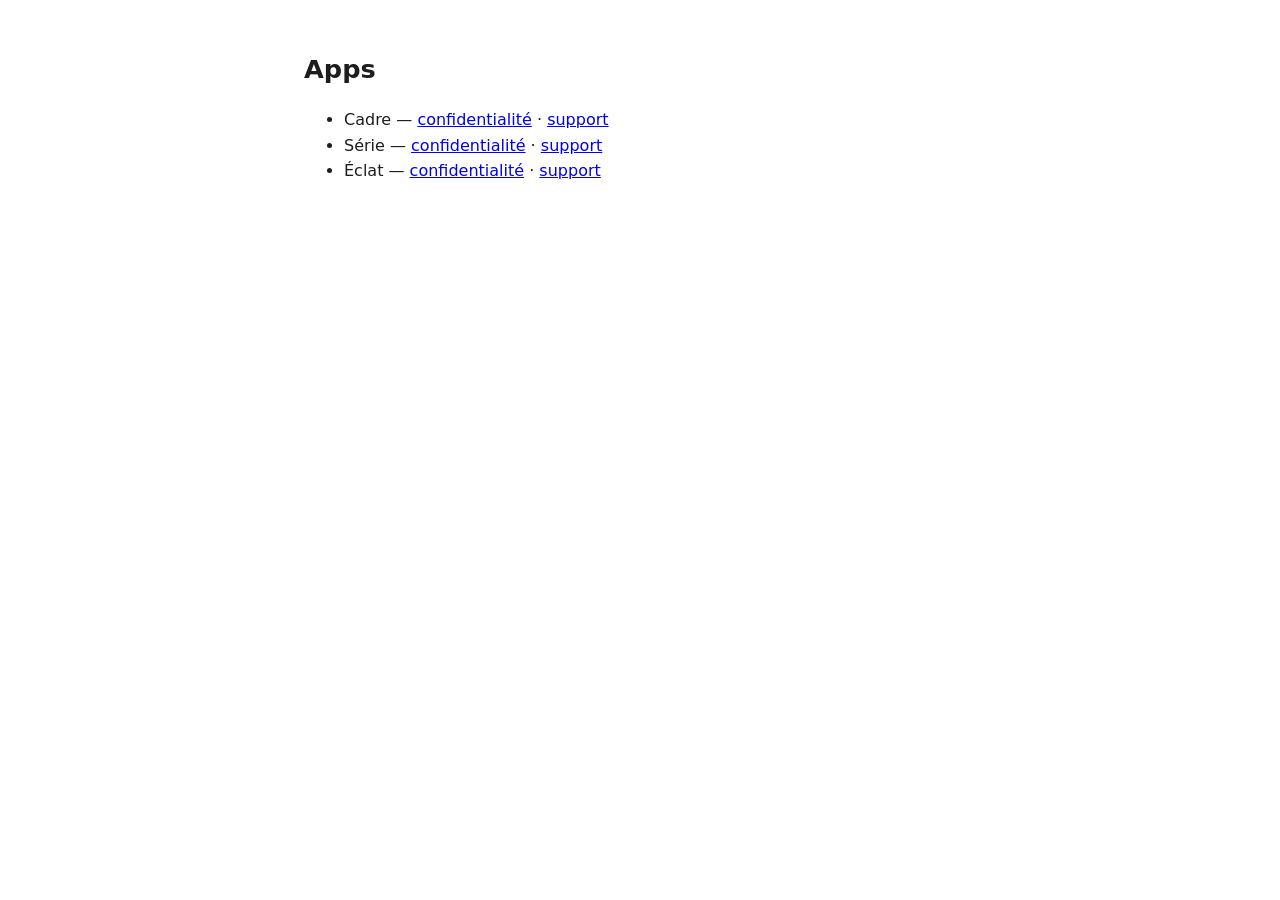
<file: index.html>
<!doctype html>
<html lang="fr">
<head><meta charset="utf-8"><meta name="viewport" content="width=device-width,initial-scale=1">
<title>Apps de Bastien Hatinguais</title><link rel="stylesheet" href="style.css"></head>
<body>
<h1>Apps</h1>
<ul>
  <li>Cadre — <a href="cadre/privacy.html">confidentialité</a> · <a href="cadre/support.html">support</a></li>
  <li>Série — <a href="serie/privacy.html">confidentialité</a> · <a href="serie/support.html">support</a></li>
  <li>Éclat — <a href="eclat/privacy.html">confidentialité</a> · <a href="eclat/support.html">support</a></li>
</ul>
</body>
</html>
</file>
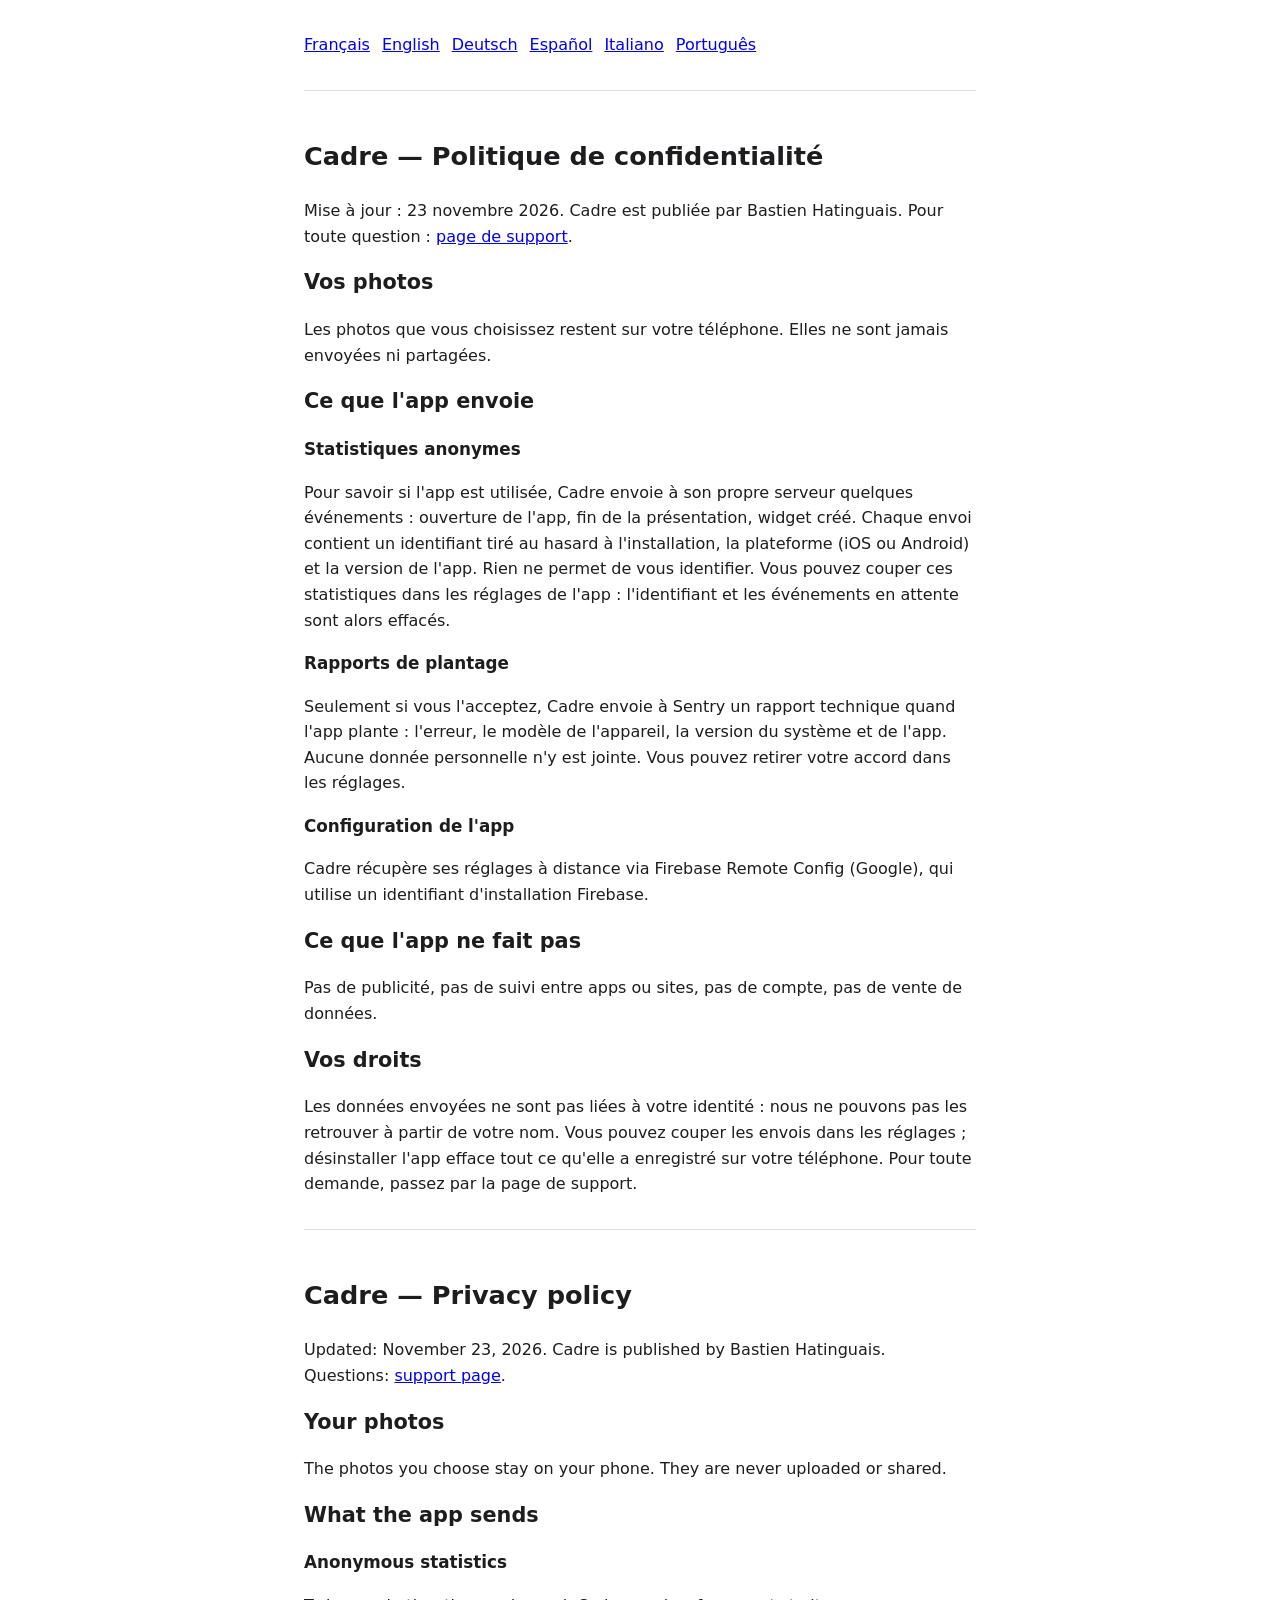
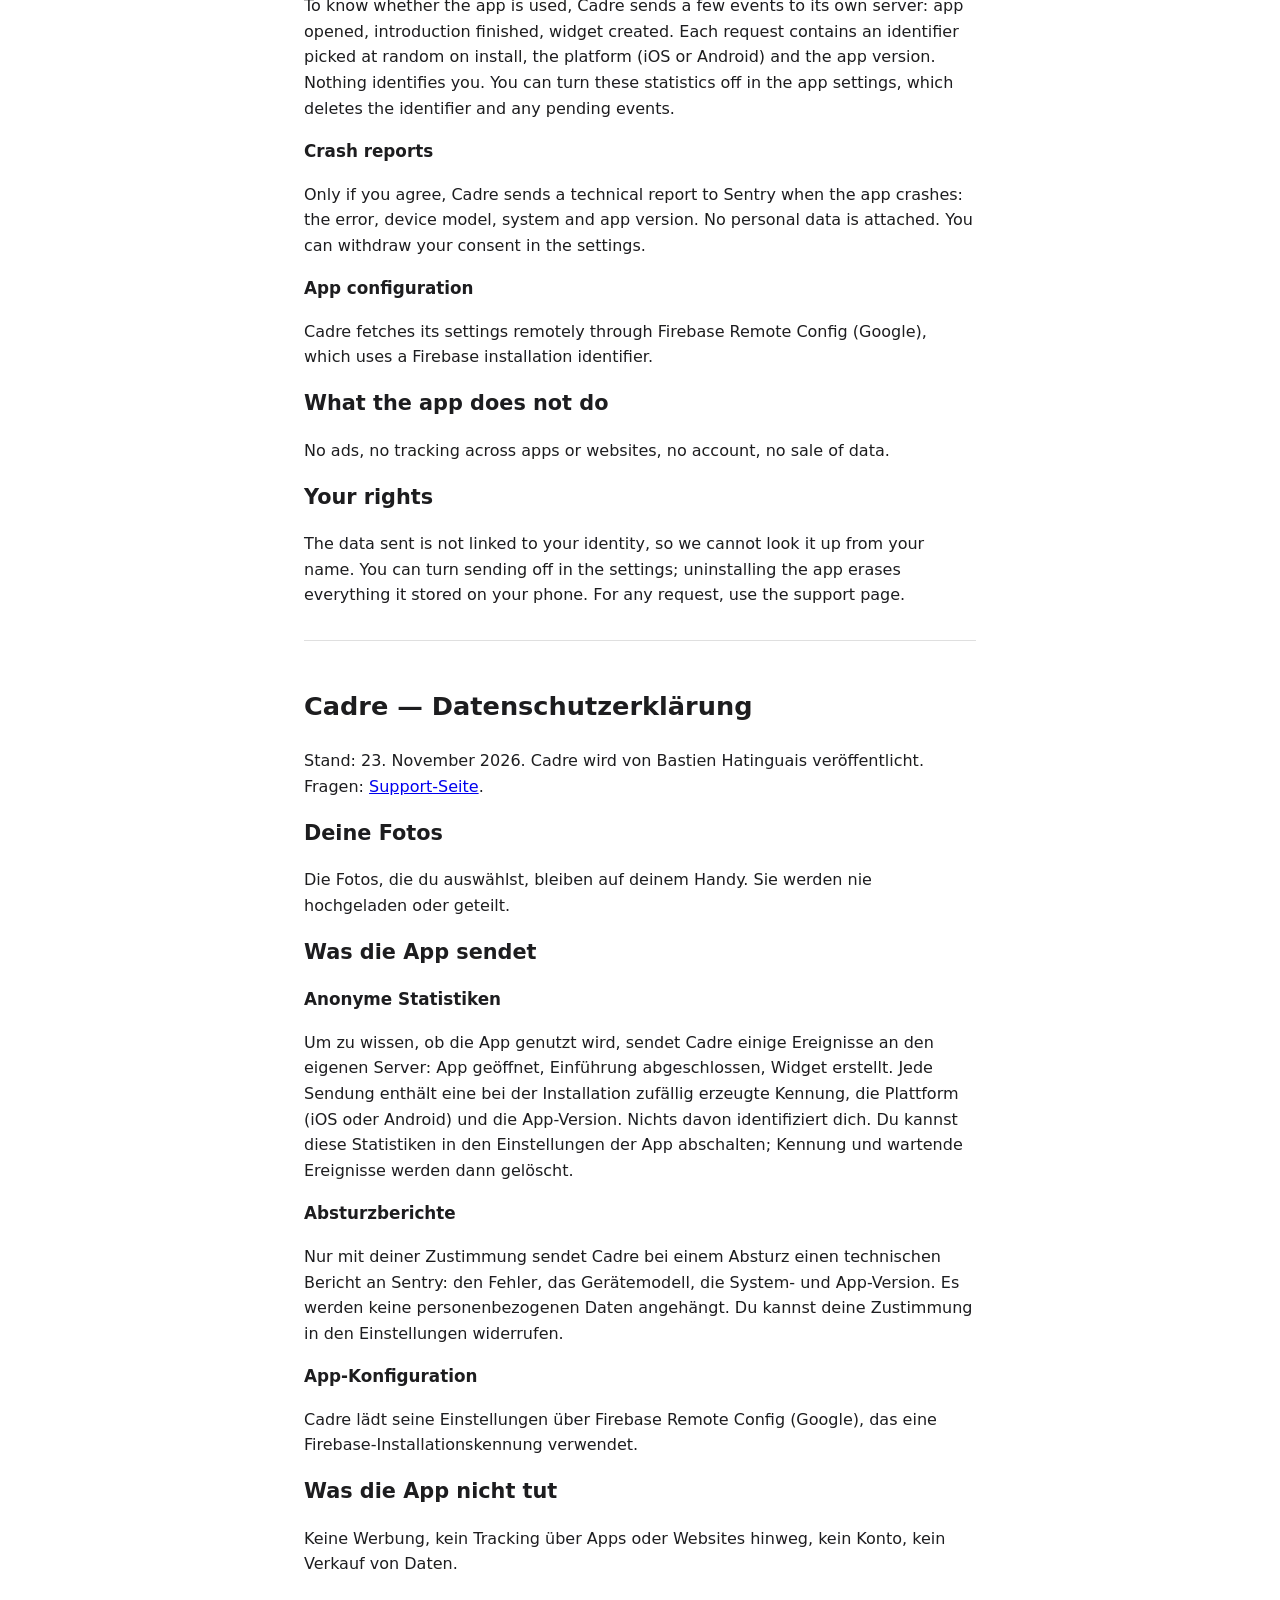
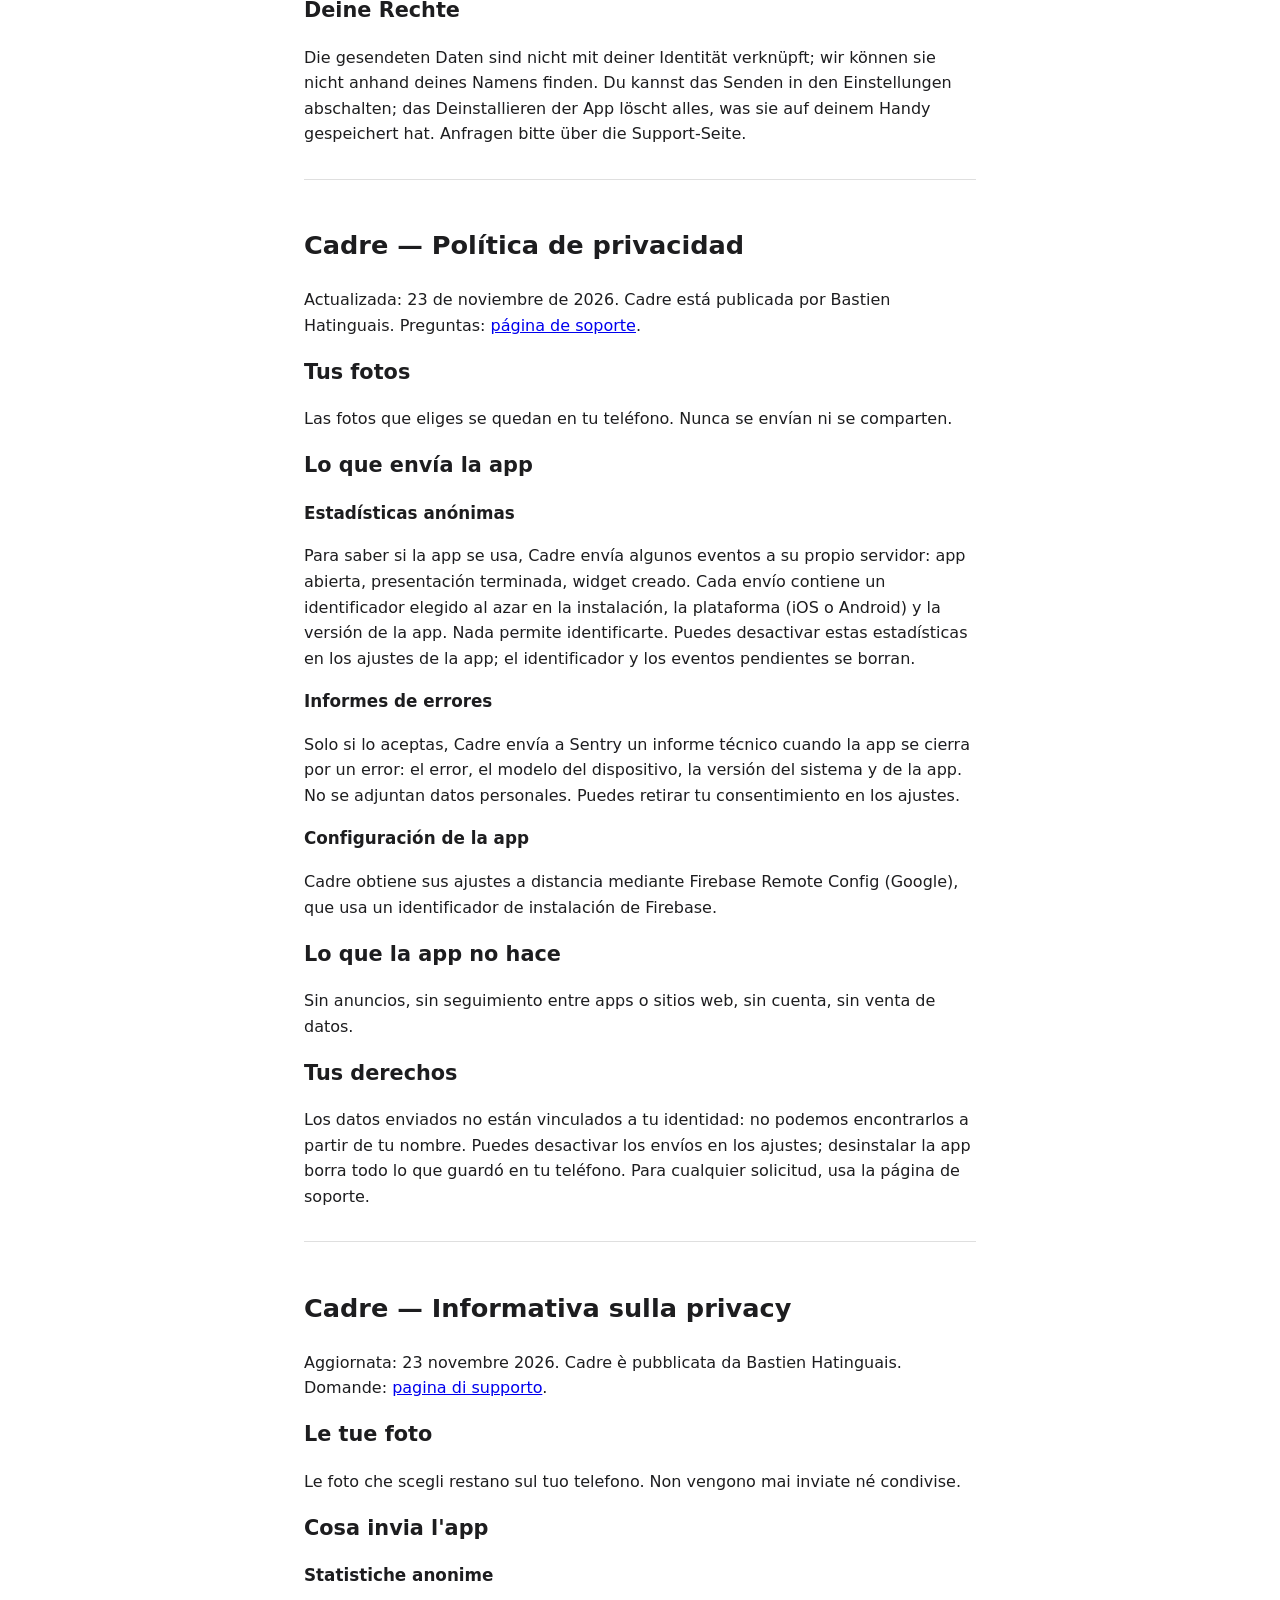
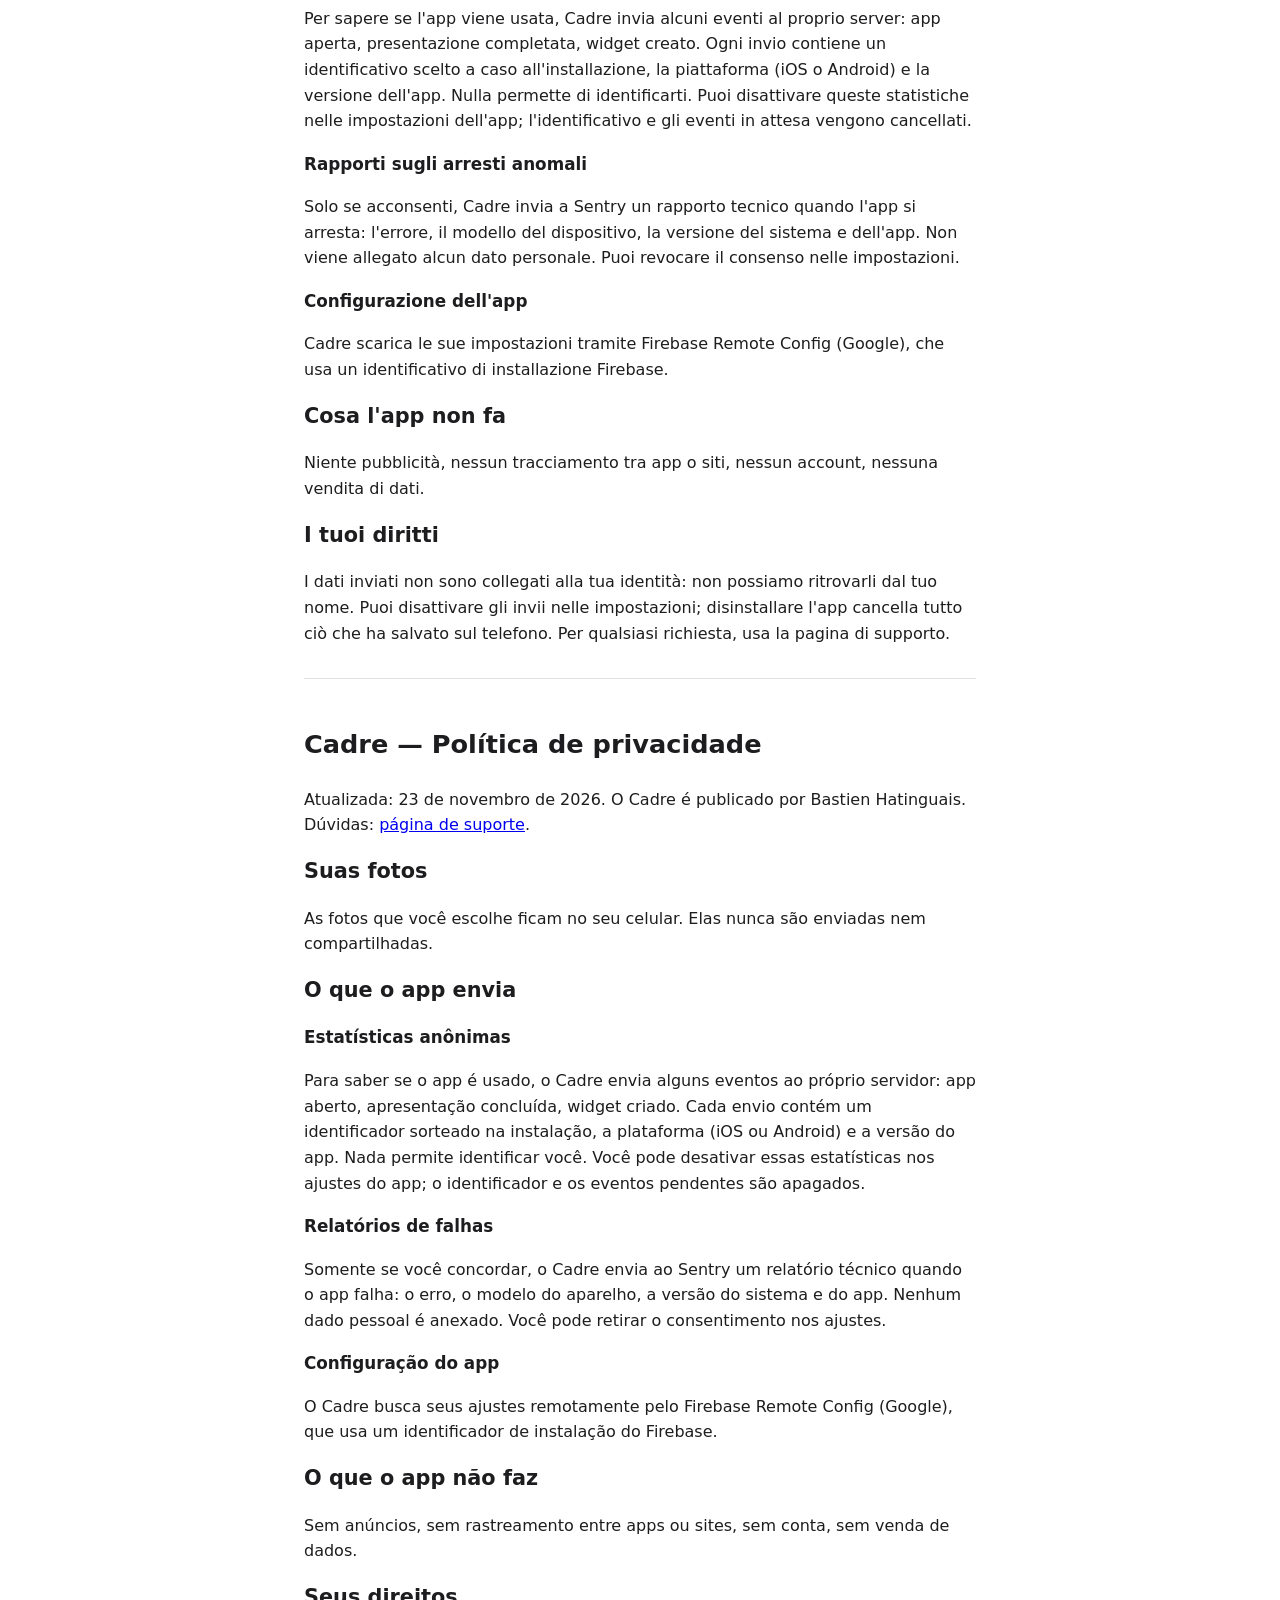
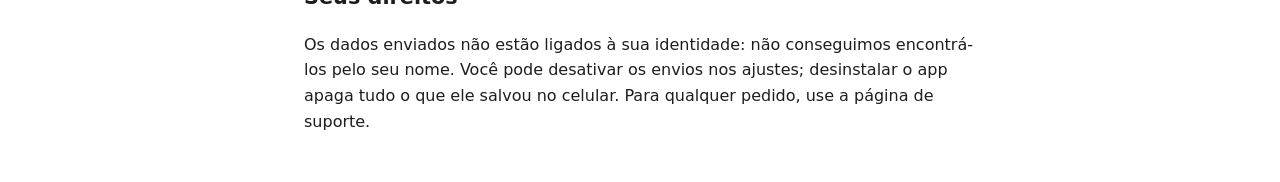
<file: cadre/privacy.html>
<!doctype html>
<html lang="fr">
<head><meta charset="utf-8"><meta name="viewport" content="width=device-width,initial-scale=1">
<title>Cadre — Confidentialité / Privacy</title><link rel="stylesheet" href="../style.css"></head>
<body>
<nav><a href="#fr">Français</a><a href="#en">English</a><a href="#de">Deutsch</a><a href="#es">Español</a><a href="#it">Italiano</a><a href="#pt">Português</a></nav>

<section id="fr" lang="fr">
<h1>Cadre — Politique de confidentialité</h1>
<p>Mise à jour : 23 novembre 2026. Cadre est publiée par Bastien Hatinguais. Pour toute question : <a href="support.html#fr">page de support</a>.</p>
<h2>Vos photos</h2>
<p>Les photos que vous choisissez restent sur votre téléphone. Elles ne sont jamais envoyées ni partagées.</p>
<h2>Ce que l'app envoie</h2>
<h3>Statistiques anonymes</h3>
<p>Pour savoir si l'app est utilisée, Cadre envoie à son propre serveur quelques événements : ouverture de l'app, fin de la présentation, widget créé. Chaque envoi contient un identifiant tiré au hasard à l'installation, la plateforme (iOS ou Android) et la version de l'app. Rien ne permet de vous identifier. Vous pouvez couper ces statistiques dans les réglages de l'app : l'identifiant et les événements en attente sont alors effacés.</p>
<h3>Rapports de plantage</h3>
<p>Seulement si vous l'acceptez, Cadre envoie à Sentry un rapport technique quand l'app plante : l'erreur, le modèle de l'appareil, la version du système et de l'app. Aucune donnée personnelle n'y est jointe. Vous pouvez retirer votre accord dans les réglages.</p>
<h3>Configuration de l'app</h3>
<p>Cadre récupère ses réglages à distance via Firebase Remote Config (Google), qui utilise un identifiant d'installation Firebase.</p>
<h2>Ce que l'app ne fait pas</h2>
<p>Pas de publicité, pas de suivi entre apps ou sites, pas de compte, pas de vente de données.</p>
<h2>Vos droits</h2>
<p>Les données envoyées ne sont pas liées à votre identité : nous ne pouvons pas les retrouver à partir de votre nom. Vous pouvez couper les envois dans les réglages ; désinstaller l'app efface tout ce qu'elle a enregistré sur votre téléphone. Pour toute demande, passez par la page de support.</p>
</section>

<section id="en" lang="en">
<h1>Cadre — Privacy policy</h1>
<p>Updated: November 23, 2026. Cadre is published by Bastien Hatinguais. Questions: <a href="support.html#en">support page</a>.</p>
<h2>Your photos</h2>
<p>The photos you choose stay on your phone. They are never uploaded or shared.</p>
<h2>What the app sends</h2>
<h3>Anonymous statistics</h3>
<p>To know whether the app is used, Cadre sends a few events to its own server: app opened, introduction finished, widget created. Each request contains an identifier picked at random on install, the platform (iOS or Android) and the app version. Nothing identifies you. You can turn these statistics off in the app settings, which deletes the identifier and any pending events.</p>
<h3>Crash reports</h3>
<p>Only if you agree, Cadre sends a technical report to Sentry when the app crashes: the error, device model, system and app version. No personal data is attached. You can withdraw your consent in the settings.</p>
<h3>App configuration</h3>
<p>Cadre fetches its settings remotely through Firebase Remote Config (Google), which uses a Firebase installation identifier.</p>
<h2>What the app does not do</h2>
<p>No ads, no tracking across apps or websites, no account, no sale of data.</p>
<h2>Your rights</h2>
<p>The data sent is not linked to your identity, so we cannot look it up from your name. You can turn sending off in the settings; uninstalling the app erases everything it stored on your phone. For any request, use the support page.</p>
</section>

<section id="de" lang="de">
<h1>Cadre — Datenschutzerklärung</h1>
<p>Stand: 23. November 2026. Cadre wird von Bastien Hatinguais veröffentlicht. Fragen: <a href="support.html#de">Support-Seite</a>.</p>
<h2>Deine Fotos</h2>
<p>Die Fotos, die du auswählst, bleiben auf deinem Handy. Sie werden nie hochgeladen oder geteilt.</p>
<h2>Was die App sendet</h2>
<h3>Anonyme Statistiken</h3>
<p>Um zu wissen, ob die App genutzt wird, sendet Cadre einige Ereignisse an den eigenen Server: App geöffnet, Einführung abgeschlossen, Widget erstellt. Jede Sendung enthält eine bei der Installation zufällig erzeugte Kennung, die Plattform (iOS oder Android) und die App-Version. Nichts davon identifiziert dich. Du kannst diese Statistiken in den Einstellungen der App abschalten; Kennung und wartende Ereignisse werden dann gelöscht.</p>
<h3>Absturzberichte</h3>
<p>Nur mit deiner Zustimmung sendet Cadre bei einem Absturz einen technischen Bericht an Sentry: den Fehler, das Gerätemodell, die System- und App-Version. Es werden keine personenbezogenen Daten angehängt. Du kannst deine Zustimmung in den Einstellungen widerrufen.</p>
<h3>App-Konfiguration</h3>
<p>Cadre lädt seine Einstellungen über Firebase Remote Config (Google), das eine Firebase-Installationskennung verwendet.</p>
<h2>Was die App nicht tut</h2>
<p>Keine Werbung, kein Tracking über Apps oder Websites hinweg, kein Konto, kein Verkauf von Daten.</p>
<h2>Deine Rechte</h2>
<p>Die gesendeten Daten sind nicht mit deiner Identität verknüpft; wir können sie nicht anhand deines Namens finden. Du kannst das Senden in den Einstellungen abschalten; das Deinstallieren der App löscht alles, was sie auf deinem Handy gespeichert hat. Anfragen bitte über die Support-Seite.</p>
</section>

<section id="es" lang="es">
<h1>Cadre — Política de privacidad</h1>
<p>Actualizada: 23 de noviembre de 2026. Cadre está publicada por Bastien Hatinguais. Preguntas: <a href="support.html#es">página de soporte</a>.</p>
<h2>Tus fotos</h2>
<p>Las fotos que eliges se quedan en tu teléfono. Nunca se envían ni se comparten.</p>
<h2>Lo que envía la app</h2>
<h3>Estadísticas anónimas</h3>
<p>Para saber si la app se usa, Cadre envía algunos eventos a su propio servidor: app abierta, presentación terminada, widget creado. Cada envío contiene un identificador elegido al azar en la instalación, la plataforma (iOS o Android) y la versión de la app. Nada permite identificarte. Puedes desactivar estas estadísticas en los ajustes de la app; el identificador y los eventos pendientes se borran.</p>
<h3>Informes de errores</h3>
<p>Solo si lo aceptas, Cadre envía a Sentry un informe técnico cuando la app se cierra por un error: el error, el modelo del dispositivo, la versión del sistema y de la app. No se adjuntan datos personales. Puedes retirar tu consentimiento en los ajustes.</p>
<h3>Configuración de la app</h3>
<p>Cadre obtiene sus ajustes a distancia mediante Firebase Remote Config (Google), que usa un identificador de instalación de Firebase.</p>
<h2>Lo que la app no hace</h2>
<p>Sin anuncios, sin seguimiento entre apps o sitios web, sin cuenta, sin venta de datos.</p>
<h2>Tus derechos</h2>
<p>Los datos enviados no están vinculados a tu identidad: no podemos encontrarlos a partir de tu nombre. Puedes desactivar los envíos en los ajustes; desinstalar la app borra todo lo que guardó en tu teléfono. Para cualquier solicitud, usa la página de soporte.</p>
</section>

<section id="it" lang="it">
<h1>Cadre — Informativa sulla privacy</h1>
<p>Aggiornata: 23 novembre 2026. Cadre è pubblicata da Bastien Hatinguais. Domande: <a href="support.html#it">pagina di supporto</a>.</p>
<h2>Le tue foto</h2>
<p>Le foto che scegli restano sul tuo telefono. Non vengono mai inviate né condivise.</p>
<h2>Cosa invia l'app</h2>
<h3>Statistiche anonime</h3>
<p>Per sapere se l'app viene usata, Cadre invia alcuni eventi al proprio server: app aperta, presentazione completata, widget creato. Ogni invio contiene un identificativo scelto a caso all'installazione, la piattaforma (iOS o Android) e la versione dell'app. Nulla permette di identificarti. Puoi disattivare queste statistiche nelle impostazioni dell'app; l'identificativo e gli eventi in attesa vengono cancellati.</p>
<h3>Rapporti sugli arresti anomali</h3>
<p>Solo se acconsenti, Cadre invia a Sentry un rapporto tecnico quando l'app si arresta: l'errore, il modello del dispositivo, la versione del sistema e dell'app. Non viene allegato alcun dato personale. Puoi revocare il consenso nelle impostazioni.</p>
<h3>Configurazione dell'app</h3>
<p>Cadre scarica le sue impostazioni tramite Firebase Remote Config (Google), che usa un identificativo di installazione Firebase.</p>
<h2>Cosa l'app non fa</h2>
<p>Niente pubblicità, nessun tracciamento tra app o siti, nessun account, nessuna vendita di dati.</p>
<h2>I tuoi diritti</h2>
<p>I dati inviati non sono collegati alla tua identità: non possiamo ritrovarli dal tuo nome. Puoi disattivare gli invii nelle impostazioni; disinstallare l'app cancella tutto ciò che ha salvato sul telefono. Per qualsiasi richiesta, usa la pagina di supporto.</p>
</section>

<section id="pt" lang="pt">
<h1>Cadre — Política de privacidade</h1>
<p>Atualizada: 23 de novembro de 2026. O Cadre é publicado por Bastien Hatinguais. Dúvidas: <a href="support.html#pt">página de suporte</a>.</p>
<h2>Suas fotos</h2>
<p>As fotos que você escolhe ficam no seu celular. Elas nunca são enviadas nem compartilhadas.</p>
<h2>O que o app envia</h2>
<h3>Estatísticas anônimas</h3>
<p>Para saber se o app é usado, o Cadre envia alguns eventos ao próprio servidor: app aberto, apresentação concluída, widget criado. Cada envio contém um identificador sorteado na instalação, a plataforma (iOS ou Android) e a versão do app. Nada permite identificar você. Você pode desativar essas estatísticas nos ajustes do app; o identificador e os eventos pendentes são apagados.</p>
<h3>Relatórios de falhas</h3>
<p>Somente se você concordar, o Cadre envia ao Sentry um relatório técnico quando o app falha: o erro, o modelo do aparelho, a versão do sistema e do app. Nenhum dado pessoal é anexado. Você pode retirar o consentimento nos ajustes.</p>
<h3>Configuração do app</h3>
<p>O Cadre busca seus ajustes remotamente pelo Firebase Remote Config (Google), que usa um identificador de instalação do Firebase.</p>
<h2>O que o app não faz</h2>
<p>Sem anúncios, sem rastreamento entre apps ou sites, sem conta, sem venda de dados.</p>
<h2>Seus direitos</h2>
<p>Os dados enviados não estão ligados à sua identidade: não conseguimos encontrá-los pelo seu nome. Você pode desativar os envios nos ajustes; desinstalar o app apaga tudo o que ele salvou no celular. Para qualquer pedido, use a página de suporte.</p>
</section>
</body>
</html>
</file>
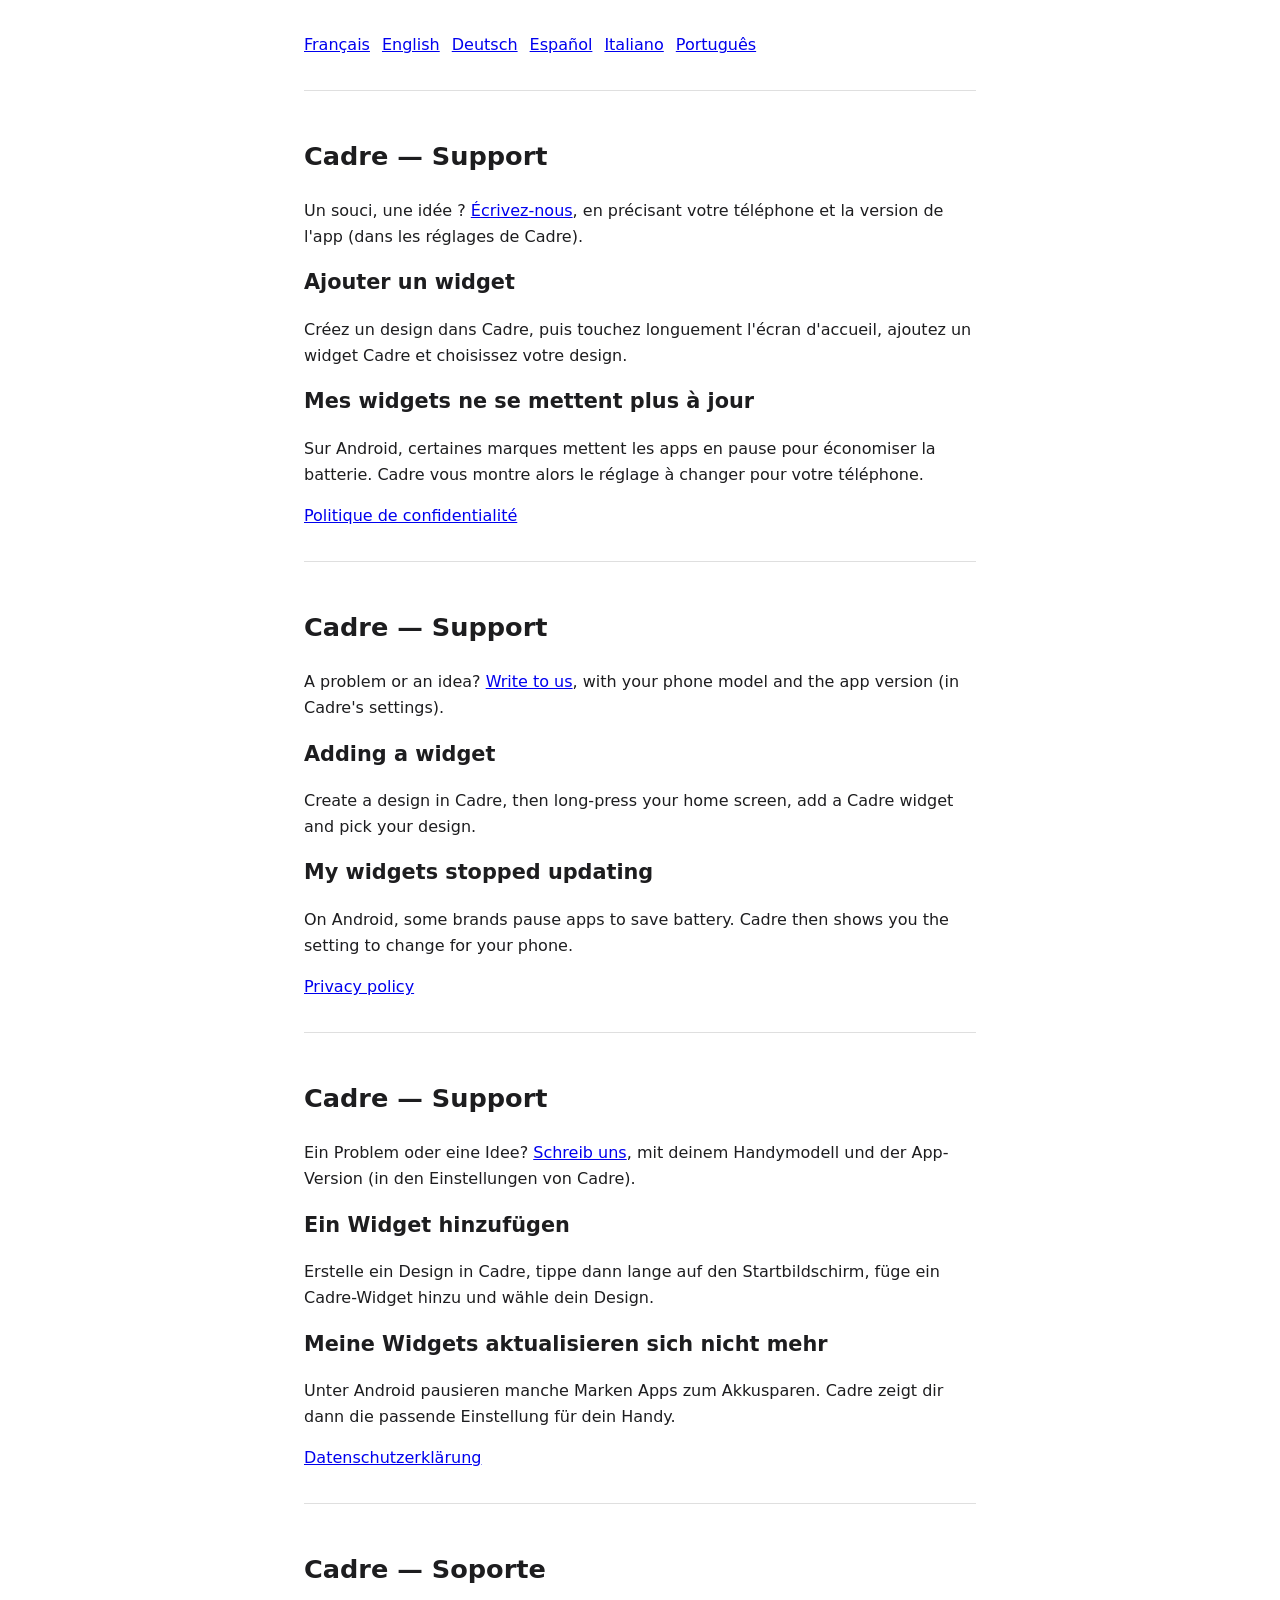
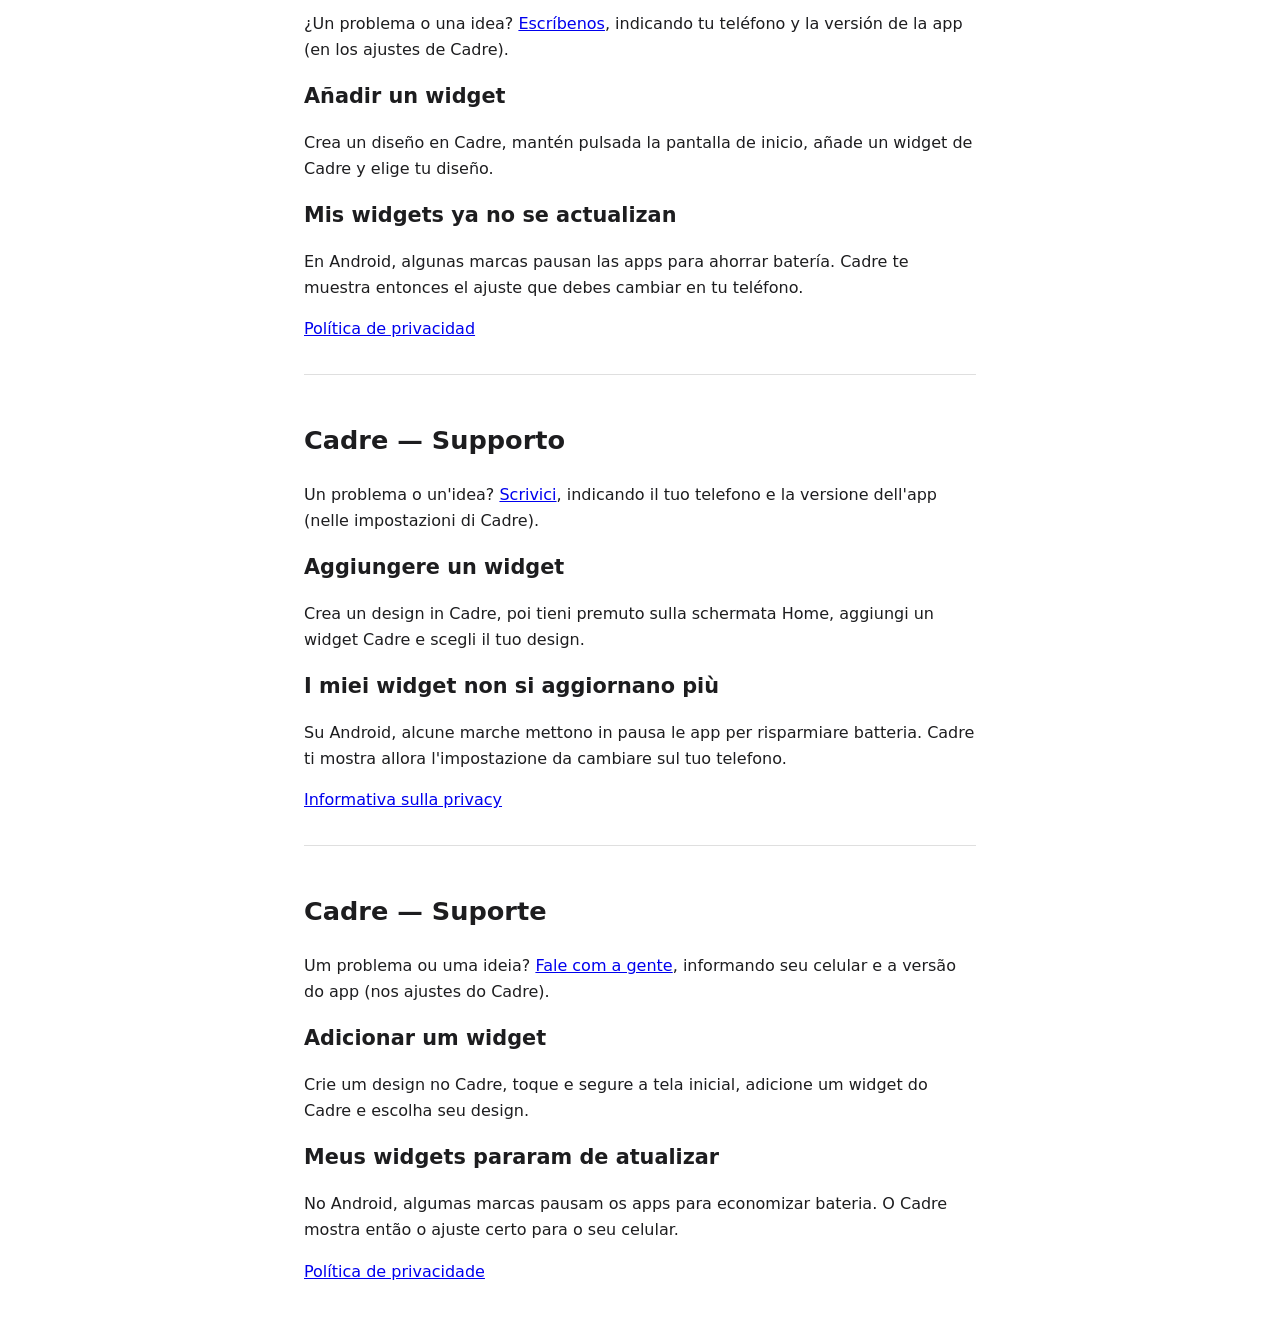
<file: cadre/support.html>
<!doctype html>
<html lang="fr">
<head><meta charset="utf-8"><meta name="viewport" content="width=device-width,initial-scale=1">
<title>Cadre — Support</title><link rel="stylesheet" href="../style.css"></head>
<body>
<nav><a href="#fr">Français</a><a href="#en">English</a><a href="#de">Deutsch</a><a href="#es">Español</a><a href="#it">Italiano</a><a href="#pt">Português</a></nav>

<section id="fr" lang="fr">
<h1>Cadre — Support</h1>
<p>Un souci, une idée ? <a href="https://github.com/bastienhatinguais/app-pages/issues/new?title=Cadre%20%3A%20">Écrivez-nous</a>, en précisant votre téléphone et la version de l'app (dans les réglages de Cadre).</p>
<h2>Ajouter un widget</h2>
<p>Créez un design dans Cadre, puis touchez longuement l'écran d'accueil, ajoutez un widget Cadre et choisissez votre design.</p>
<h2>Mes widgets ne se mettent plus à jour</h2>
<p>Sur Android, certaines marques mettent les apps en pause pour économiser la batterie. Cadre vous montre alors le réglage à changer pour votre téléphone.</p>
<p><a href="privacy.html#fr">Politique de confidentialité</a></p>
</section>

<section id="en" lang="en">
<h1>Cadre — Support</h1>
<p>A problem or an idea? <a href="https://github.com/bastienhatinguais/app-pages/issues/new?title=Cadre%3A%20">Write to us</a>, with your phone model and the app version (in Cadre's settings).</p>
<h2>Adding a widget</h2>
<p>Create a design in Cadre, then long-press your home screen, add a Cadre widget and pick your design.</p>
<h2>My widgets stopped updating</h2>
<p>On Android, some brands pause apps to save battery. Cadre then shows you the setting to change for your phone.</p>
<p><a href="privacy.html#en">Privacy policy</a></p>
</section>

<section id="de" lang="de">
<h1>Cadre — Support</h1>
<p>Ein Problem oder eine Idee? <a href="https://github.com/bastienhatinguais/app-pages/issues/new?title=Cadre%3A%20">Schreib uns</a>, mit deinem Handymodell und der App-Version (in den Einstellungen von Cadre).</p>
<h2>Ein Widget hinzufügen</h2>
<p>Erstelle ein Design in Cadre, tippe dann lange auf den Startbildschirm, füge ein Cadre-Widget hinzu und wähle dein Design.</p>
<h2>Meine Widgets aktualisieren sich nicht mehr</h2>
<p>Unter Android pausieren manche Marken Apps zum Akkusparen. Cadre zeigt dir dann die passende Einstellung für dein Handy.</p>
<p><a href="privacy.html#de">Datenschutzerklärung</a></p>
</section>

<section id="es" lang="es">
<h1>Cadre — Soporte</h1>
<p>¿Un problema o una idea? <a href="https://github.com/bastienhatinguais/app-pages/issues/new?title=Cadre%3A%20">Escríbenos</a>, indicando tu teléfono y la versión de la app (en los ajustes de Cadre).</p>
<h2>Añadir un widget</h2>
<p>Crea un diseño en Cadre, mantén pulsada la pantalla de inicio, añade un widget de Cadre y elige tu diseño.</p>
<h2>Mis widgets ya no se actualizan</h2>
<p>En Android, algunas marcas pausan las apps para ahorrar batería. Cadre te muestra entonces el ajuste que debes cambiar en tu teléfono.</p>
<p><a href="privacy.html#es">Política de privacidad</a></p>
</section>

<section id="it" lang="it">
<h1>Cadre — Supporto</h1>
<p>Un problema o un'idea? <a href="https://github.com/bastienhatinguais/app-pages/issues/new?title=Cadre%3A%20">Scrivici</a>, indicando il tuo telefono e la versione dell'app (nelle impostazioni di Cadre).</p>
<h2>Aggiungere un widget</h2>
<p>Crea un design in Cadre, poi tieni premuto sulla schermata Home, aggiungi un widget Cadre e scegli il tuo design.</p>
<h2>I miei widget non si aggiornano più</h2>
<p>Su Android, alcune marche mettono in pausa le app per risparmiare batteria. Cadre ti mostra allora l'impostazione da cambiare sul tuo telefono.</p>
<p><a href="privacy.html#it">Informativa sulla privacy</a></p>
</section>

<section id="pt" lang="pt">
<h1>Cadre — Suporte</h1>
<p>Um problema ou uma ideia? <a href="https://github.com/bastienhatinguais/app-pages/issues/new?title=Cadre%3A%20">Fale com a gente</a>, informando seu celular e a versão do app (nos ajustes do Cadre).</p>
<h2>Adicionar um widget</h2>
<p>Crie um design no Cadre, toque e segure a tela inicial, adicione um widget do Cadre e escolha seu design.</p>
<h2>Meus widgets pararam de atualizar</h2>
<p>No Android, algumas marcas pausam os apps para economizar bateria. O Cadre mostra então o ajuste certo para o seu celular.</p>
<p><a href="privacy.html#pt">Política de privacidade</a></p>
</section>
</body>
</html>
</file>
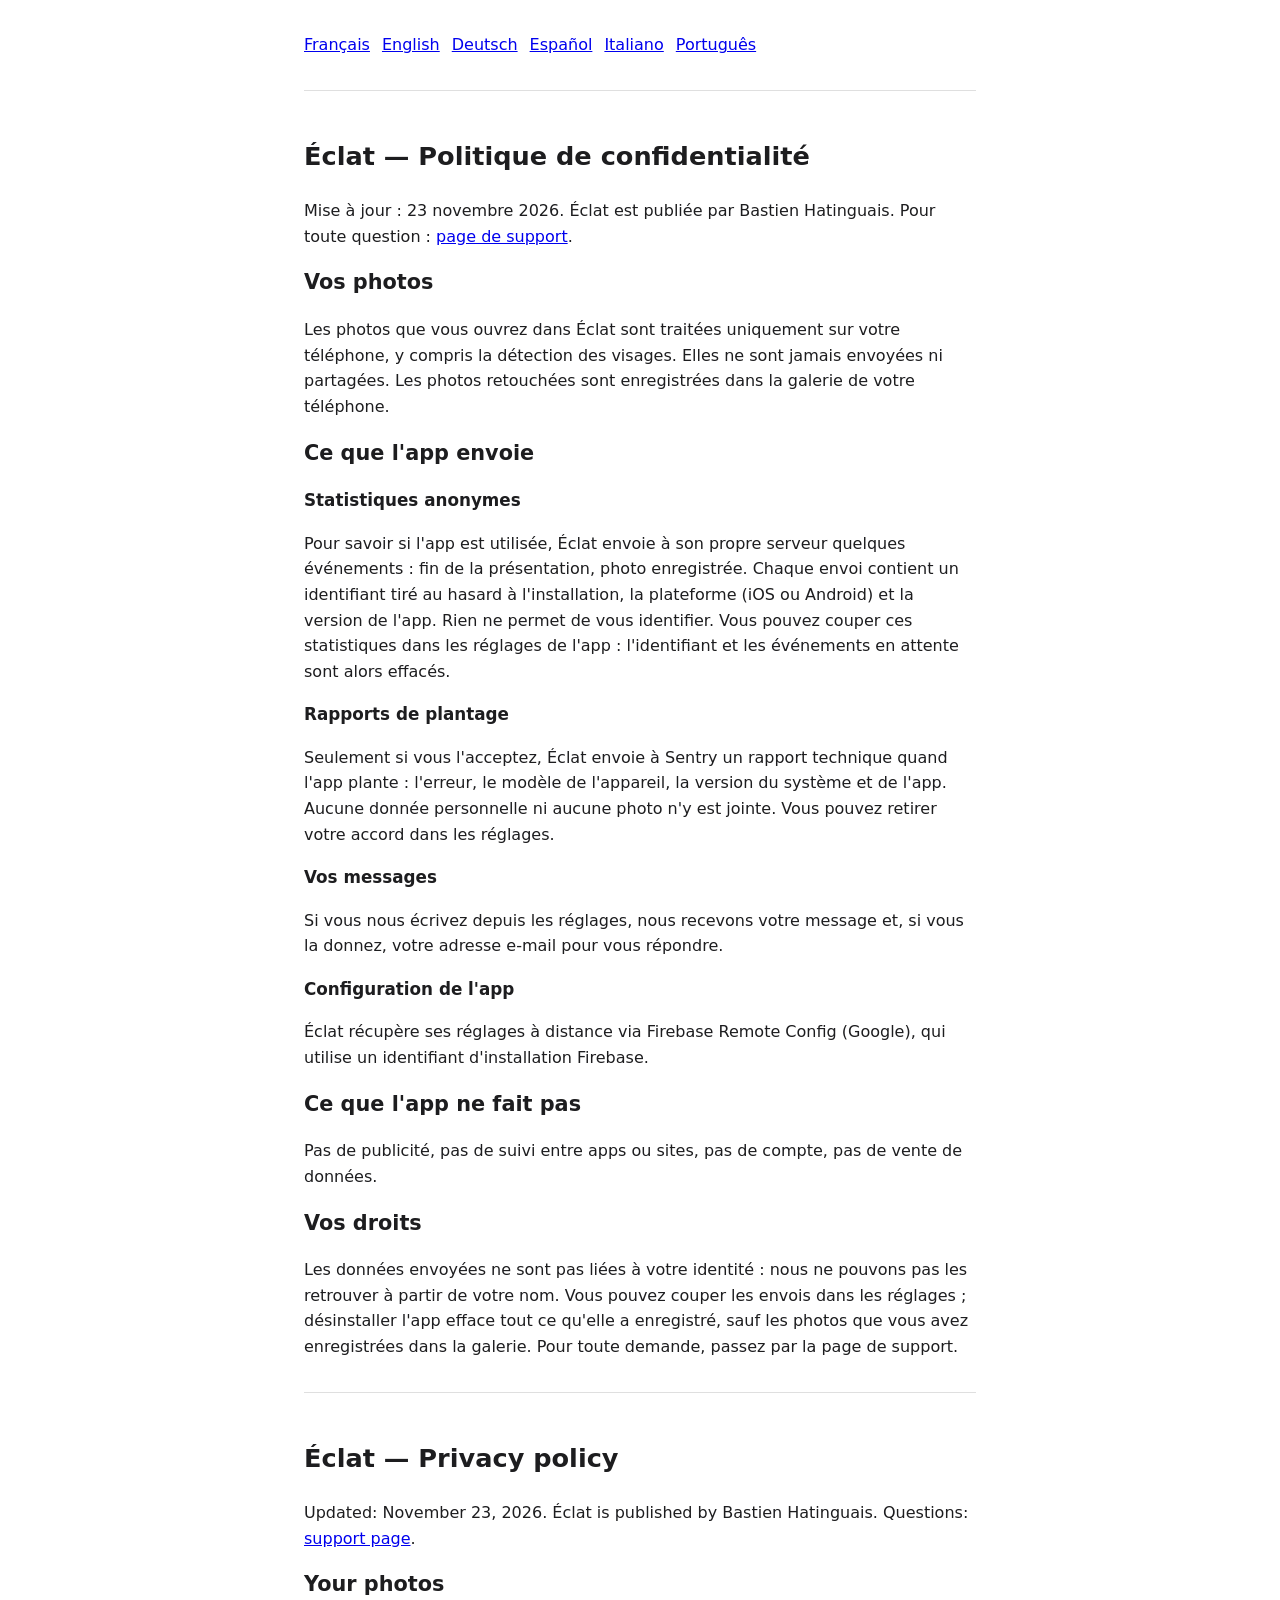
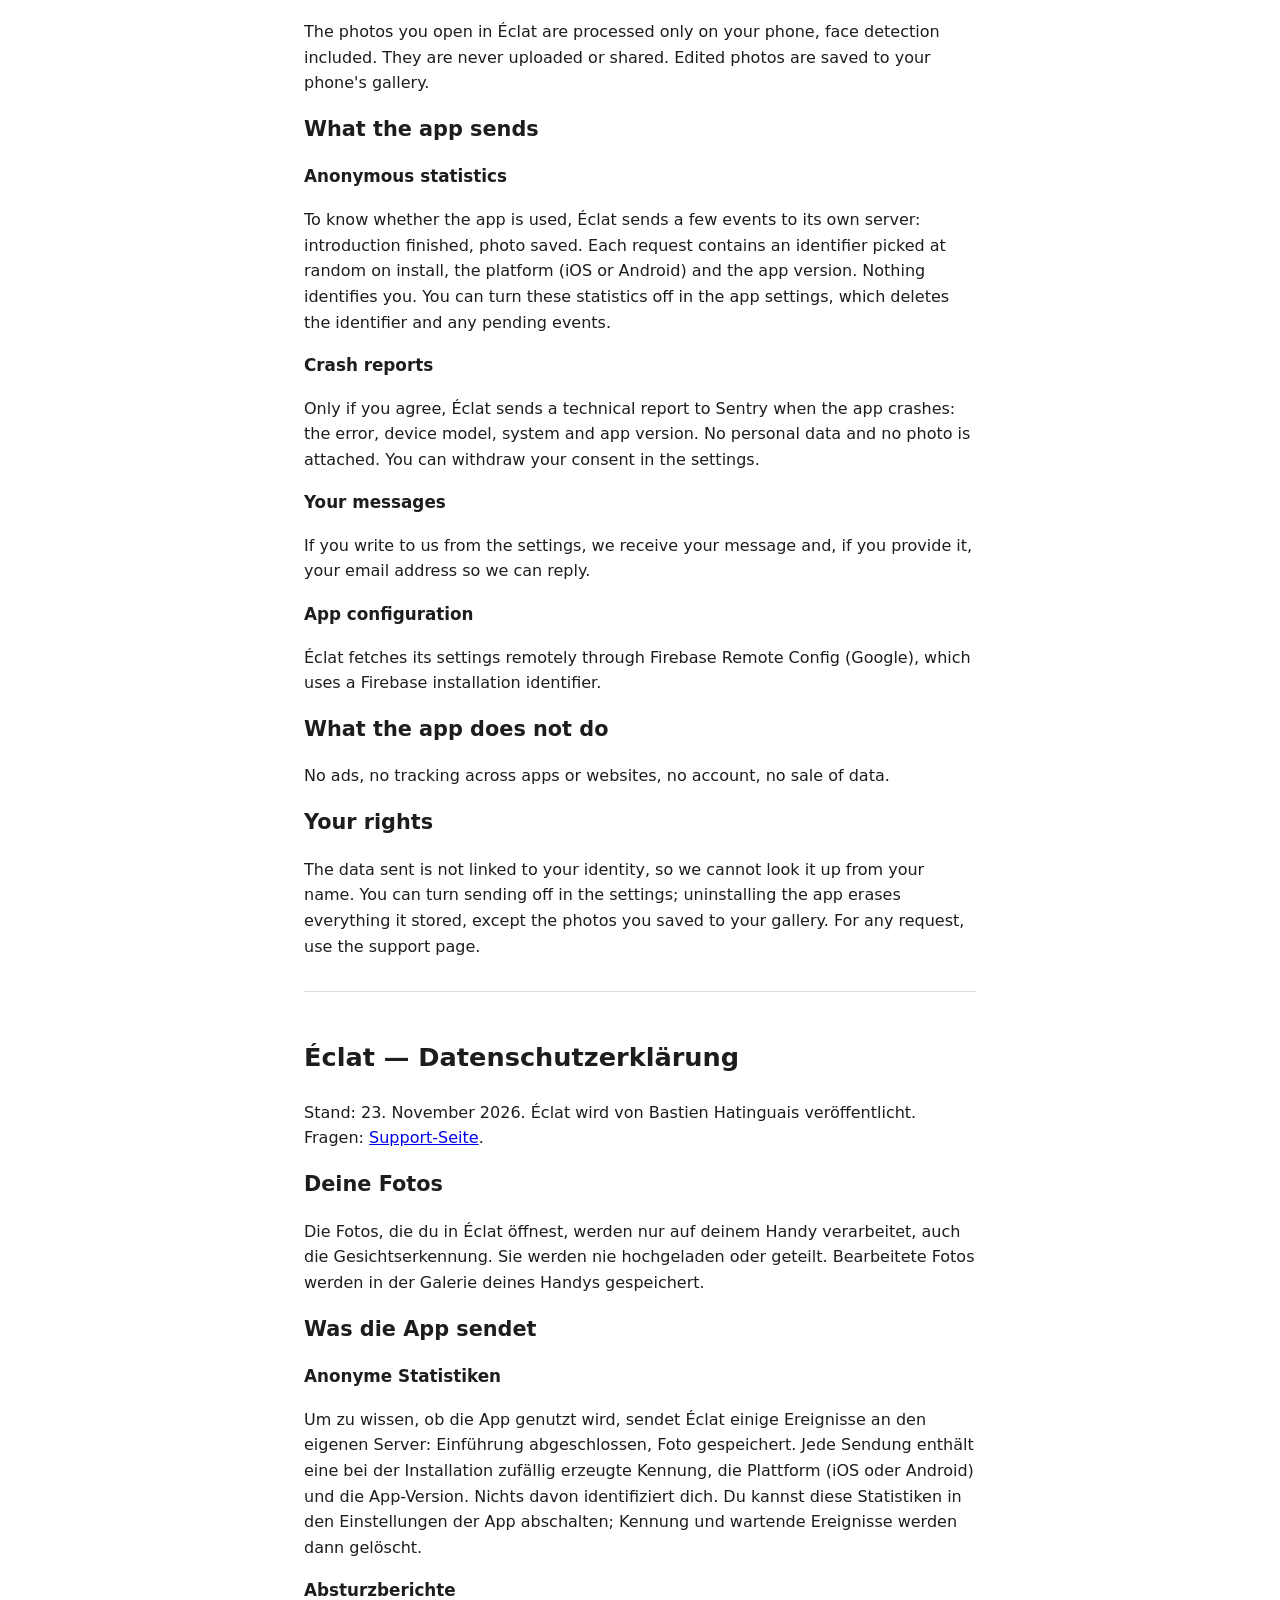
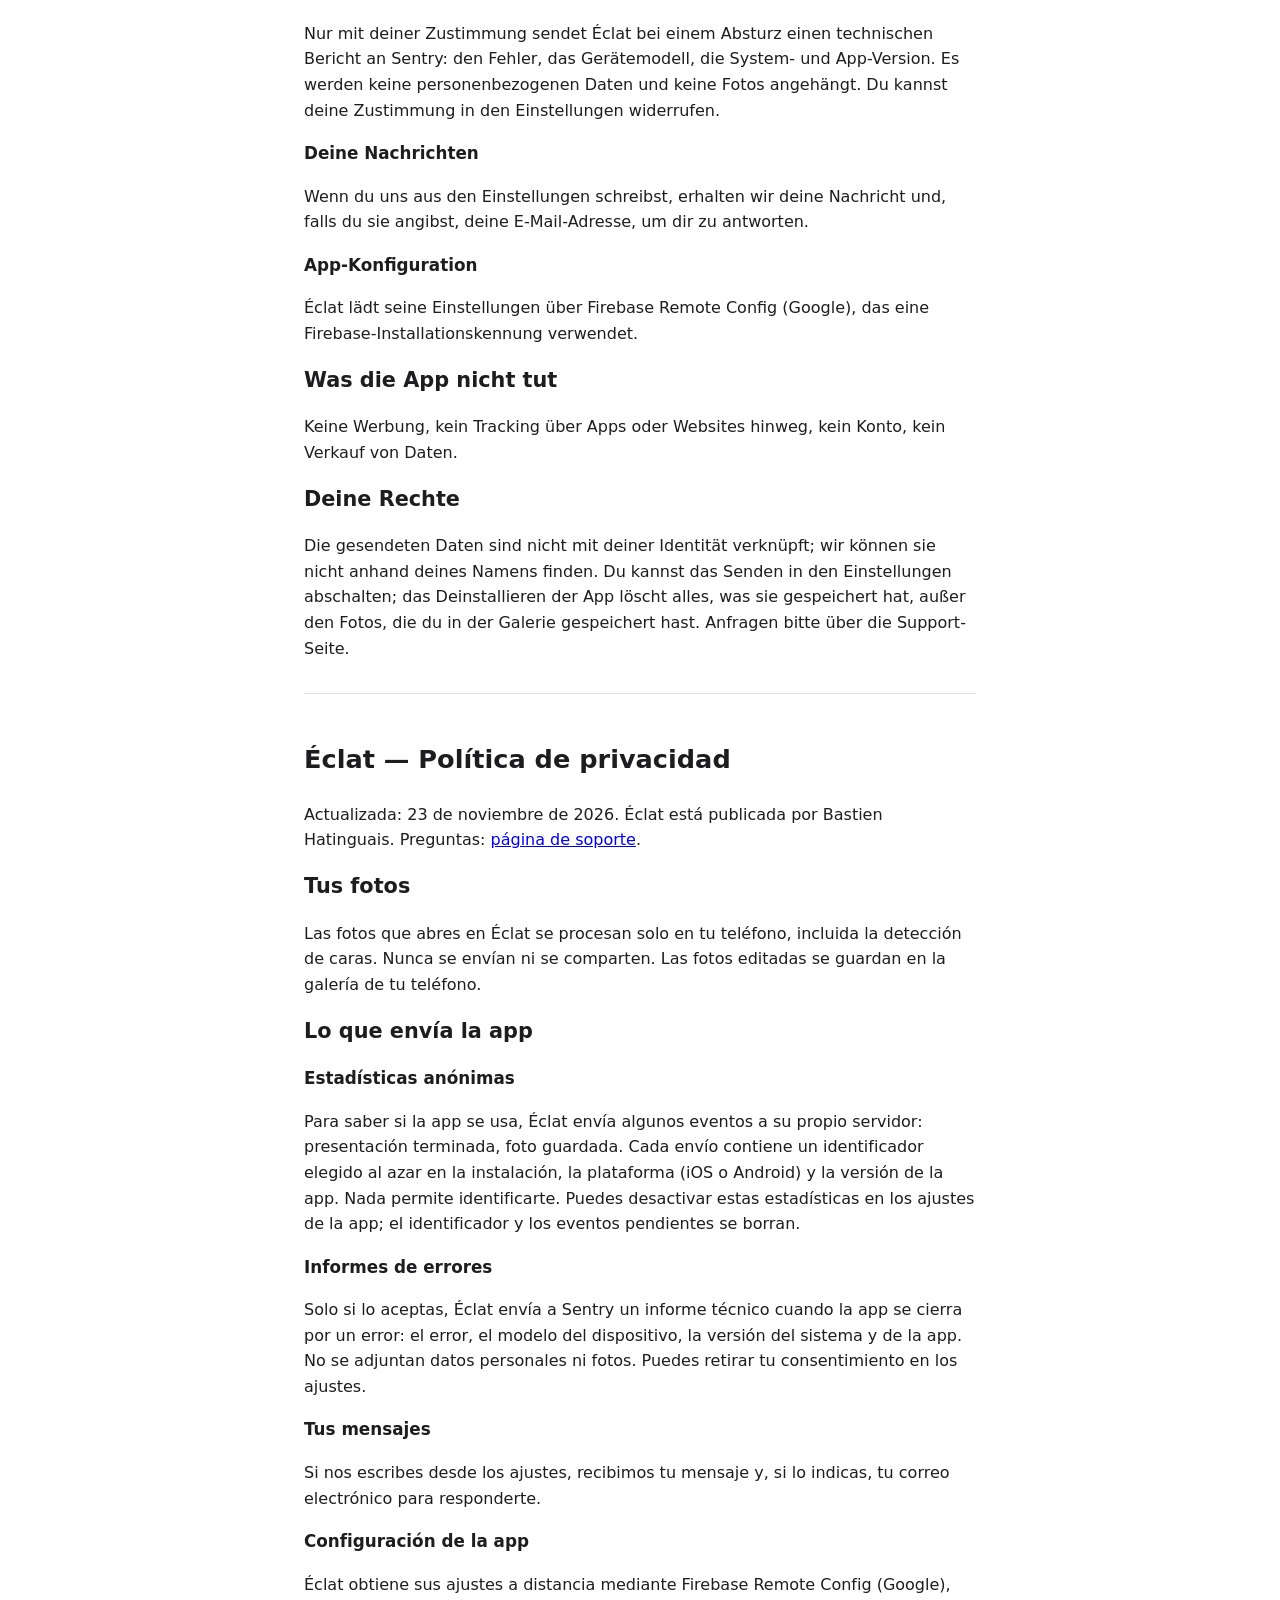
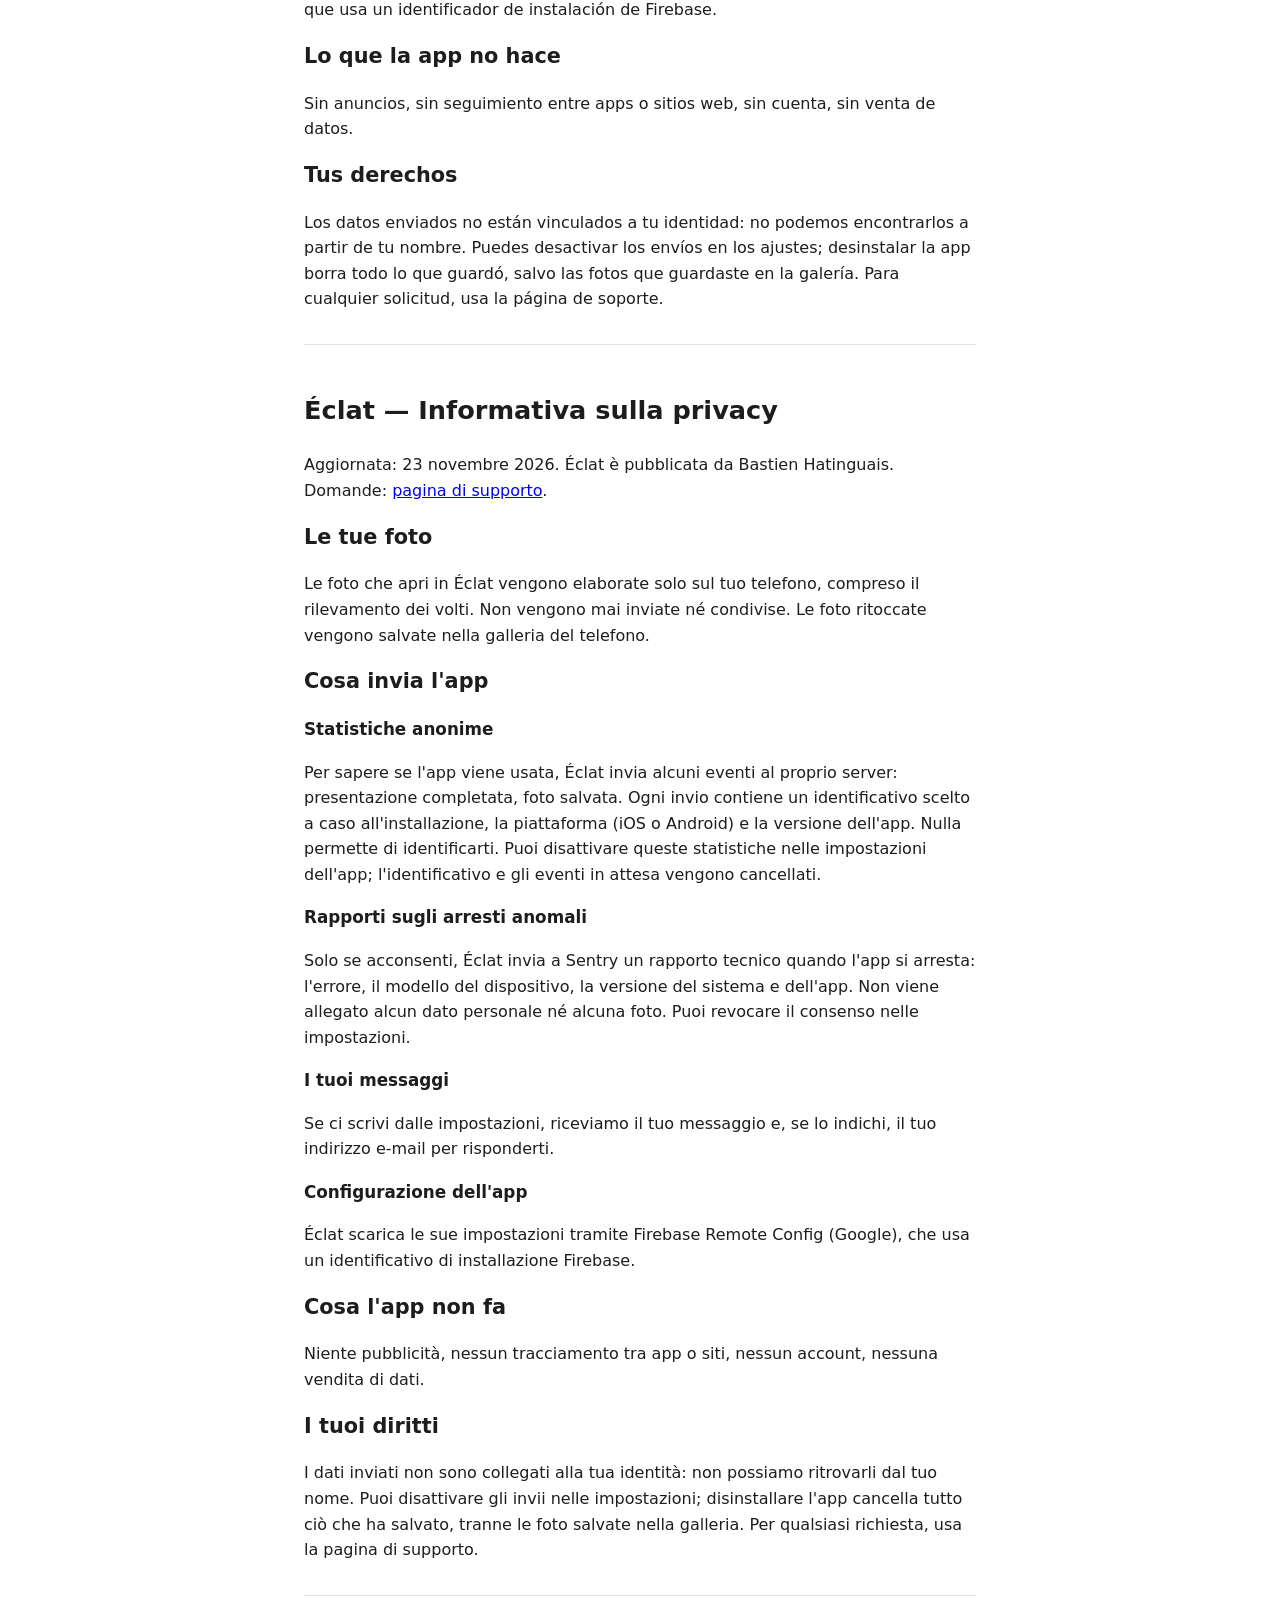
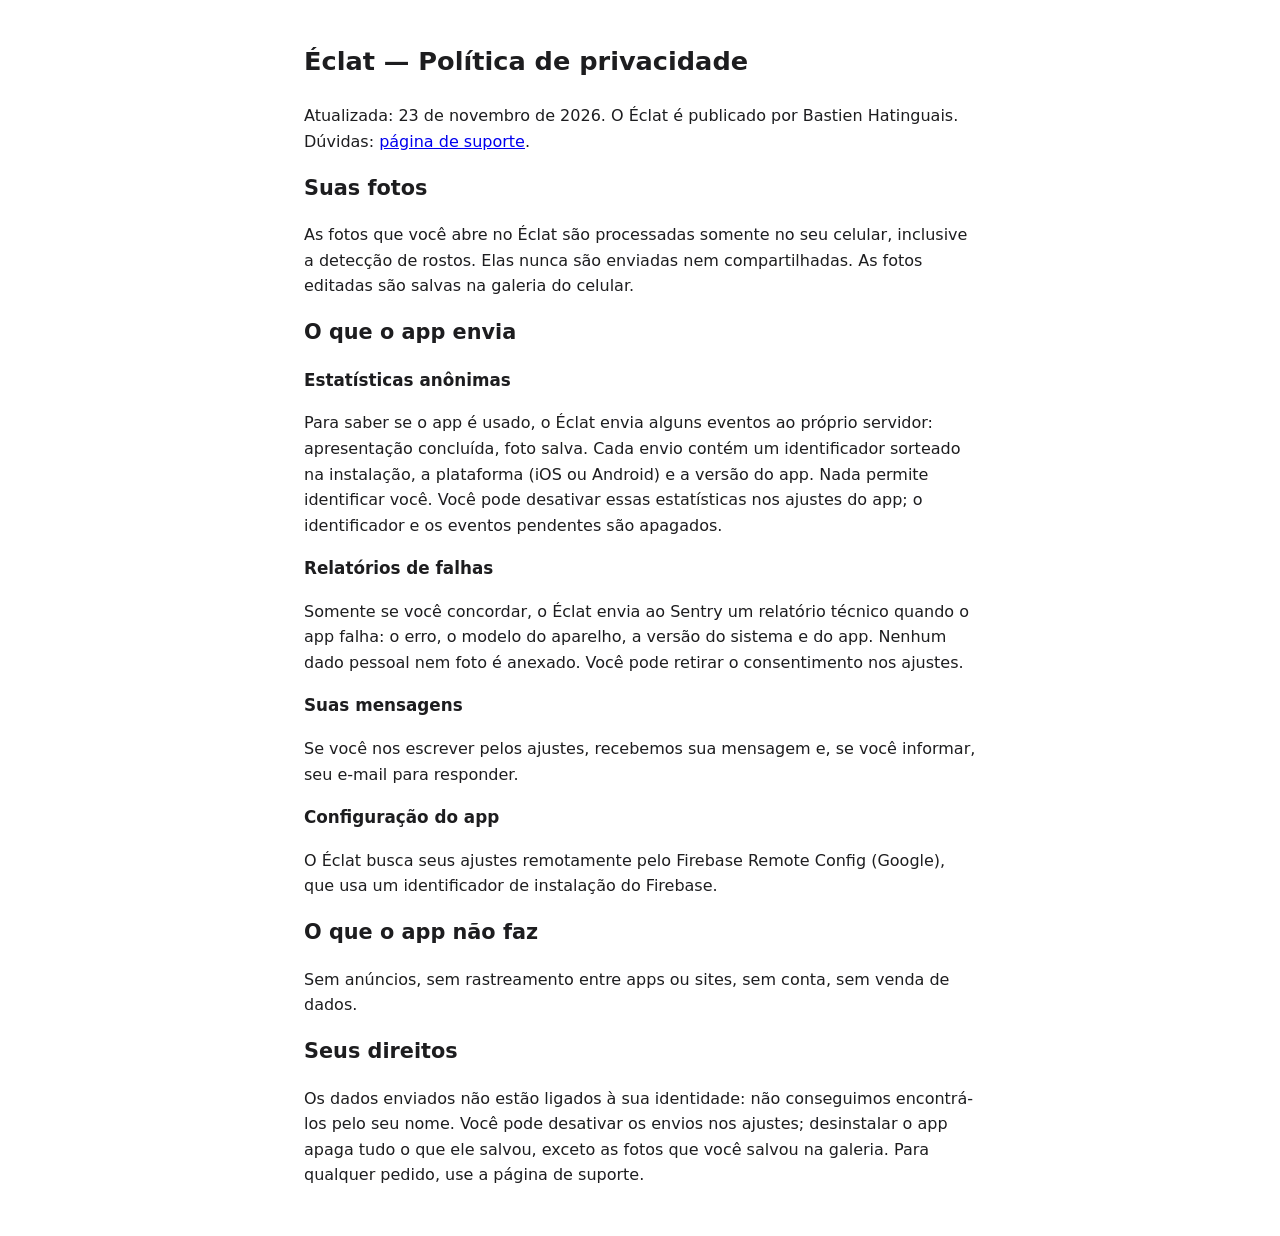
<file: eclat/privacy.html>
<!doctype html>
<html lang="fr">
<head><meta charset="utf-8"><meta name="viewport" content="width=device-width,initial-scale=1">
<title>Éclat — Confidentialité / Privacy</title><link rel="stylesheet" href="../style.css"></head>
<body>
<nav><a href="#fr">Français</a><a href="#en">English</a><a href="#de">Deutsch</a><a href="#es">Español</a><a href="#it">Italiano</a><a href="#pt">Português</a></nav>

<section id="fr" lang="fr">
<h1>Éclat — Politique de confidentialité</h1>
<p>Mise à jour : 23 novembre 2026. Éclat est publiée par Bastien Hatinguais. Pour toute question : <a href="support.html#fr">page de support</a>.</p>
<h2>Vos photos</h2>
<p>Les photos que vous ouvrez dans Éclat sont traitées uniquement sur votre téléphone, y compris la détection des visages. Elles ne sont jamais envoyées ni partagées. Les photos retouchées sont enregistrées dans la galerie de votre téléphone.</p>
<h2>Ce que l'app envoie</h2>
<h3>Statistiques anonymes</h3>
<p>Pour savoir si l'app est utilisée, Éclat envoie à son propre serveur quelques événements : fin de la présentation, photo enregistrée. Chaque envoi contient un identifiant tiré au hasard à l'installation, la plateforme (iOS ou Android) et la version de l'app. Rien ne permet de vous identifier. Vous pouvez couper ces statistiques dans les réglages de l'app : l'identifiant et les événements en attente sont alors effacés.</p>
<h3>Rapports de plantage</h3>
<p>Seulement si vous l'acceptez, Éclat envoie à Sentry un rapport technique quand l'app plante : l'erreur, le modèle de l'appareil, la version du système et de l'app. Aucune donnée personnelle ni aucune photo n'y est jointe. Vous pouvez retirer votre accord dans les réglages.</p>
<h3>Vos messages</h3>
<p>Si vous nous écrivez depuis les réglages, nous recevons votre message et, si vous la donnez, votre adresse e-mail pour vous répondre.</p>
<h3>Configuration de l'app</h3>
<p>Éclat récupère ses réglages à distance via Firebase Remote Config (Google), qui utilise un identifiant d'installation Firebase.</p>
<h2>Ce que l'app ne fait pas</h2>
<p>Pas de publicité, pas de suivi entre apps ou sites, pas de compte, pas de vente de données.</p>
<h2>Vos droits</h2>
<p>Les données envoyées ne sont pas liées à votre identité : nous ne pouvons pas les retrouver à partir de votre nom. Vous pouvez couper les envois dans les réglages ; désinstaller l'app efface tout ce qu'elle a enregistré, sauf les photos que vous avez enregistrées dans la galerie. Pour toute demande, passez par la page de support.</p>
</section>

<section id="en" lang="en">
<h1>Éclat — Privacy policy</h1>
<p>Updated: November 23, 2026. Éclat is published by Bastien Hatinguais. Questions: <a href="support.html#en">support page</a>.</p>
<h2>Your photos</h2>
<p>The photos you open in Éclat are processed only on your phone, face detection included. They are never uploaded or shared. Edited photos are saved to your phone's gallery.</p>
<h2>What the app sends</h2>
<h3>Anonymous statistics</h3>
<p>To know whether the app is used, Éclat sends a few events to its own server: introduction finished, photo saved. Each request contains an identifier picked at random on install, the platform (iOS or Android) and the app version. Nothing identifies you. You can turn these statistics off in the app settings, which deletes the identifier and any pending events.</p>
<h3>Crash reports</h3>
<p>Only if you agree, Éclat sends a technical report to Sentry when the app crashes: the error, device model, system and app version. No personal data and no photo is attached. You can withdraw your consent in the settings.</p>
<h3>Your messages</h3>
<p>If you write to us from the settings, we receive your message and, if you provide it, your email address so we can reply.</p>
<h3>App configuration</h3>
<p>Éclat fetches its settings remotely through Firebase Remote Config (Google), which uses a Firebase installation identifier.</p>
<h2>What the app does not do</h2>
<p>No ads, no tracking across apps or websites, no account, no sale of data.</p>
<h2>Your rights</h2>
<p>The data sent is not linked to your identity, so we cannot look it up from your name. You can turn sending off in the settings; uninstalling the app erases everything it stored, except the photos you saved to your gallery. For any request, use the support page.</p>
</section>

<section id="de" lang="de">
<h1>Éclat — Datenschutzerklärung</h1>
<p>Stand: 23. November 2026. Éclat wird von Bastien Hatinguais veröffentlicht. Fragen: <a href="support.html#de">Support-Seite</a>.</p>
<h2>Deine Fotos</h2>
<p>Die Fotos, die du in Éclat öffnest, werden nur auf deinem Handy verarbeitet, auch die Gesichtserkennung. Sie werden nie hochgeladen oder geteilt. Bearbeitete Fotos werden in der Galerie deines Handys gespeichert.</p>
<h2>Was die App sendet</h2>
<h3>Anonyme Statistiken</h3>
<p>Um zu wissen, ob die App genutzt wird, sendet Éclat einige Ereignisse an den eigenen Server: Einführung abgeschlossen, Foto gespeichert. Jede Sendung enthält eine bei der Installation zufällig erzeugte Kennung, die Plattform (iOS oder Android) und die App-Version. Nichts davon identifiziert dich. Du kannst diese Statistiken in den Einstellungen der App abschalten; Kennung und wartende Ereignisse werden dann gelöscht.</p>
<h3>Absturzberichte</h3>
<p>Nur mit deiner Zustimmung sendet Éclat bei einem Absturz einen technischen Bericht an Sentry: den Fehler, das Gerätemodell, die System- und App-Version. Es werden keine personenbezogenen Daten und keine Fotos angehängt. Du kannst deine Zustimmung in den Einstellungen widerrufen.</p>
<h3>Deine Nachrichten</h3>
<p>Wenn du uns aus den Einstellungen schreibst, erhalten wir deine Nachricht und, falls du sie angibst, deine E-Mail-Adresse, um dir zu antworten.</p>
<h3>App-Konfiguration</h3>
<p>Éclat lädt seine Einstellungen über Firebase Remote Config (Google), das eine Firebase-Installationskennung verwendet.</p>
<h2>Was die App nicht tut</h2>
<p>Keine Werbung, kein Tracking über Apps oder Websites hinweg, kein Konto, kein Verkauf von Daten.</p>
<h2>Deine Rechte</h2>
<p>Die gesendeten Daten sind nicht mit deiner Identität verknüpft; wir können sie nicht anhand deines Namens finden. Du kannst das Senden in den Einstellungen abschalten; das Deinstallieren der App löscht alles, was sie gespeichert hat, außer den Fotos, die du in der Galerie gespeichert hast. Anfragen bitte über die Support-Seite.</p>
</section>

<section id="es" lang="es">
<h1>Éclat — Política de privacidad</h1>
<p>Actualizada: 23 de noviembre de 2026. Éclat está publicada por Bastien Hatinguais. Preguntas: <a href="support.html#es">página de soporte</a>.</p>
<h2>Tus fotos</h2>
<p>Las fotos que abres en Éclat se procesan solo en tu teléfono, incluida la detección de caras. Nunca se envían ni se comparten. Las fotos editadas se guardan en la galería de tu teléfono.</p>
<h2>Lo que envía la app</h2>
<h3>Estadísticas anónimas</h3>
<p>Para saber si la app se usa, Éclat envía algunos eventos a su propio servidor: presentación terminada, foto guardada. Cada envío contiene un identificador elegido al azar en la instalación, la plataforma (iOS o Android) y la versión de la app. Nada permite identificarte. Puedes desactivar estas estadísticas en los ajustes de la app; el identificador y los eventos pendientes se borran.</p>
<h3>Informes de errores</h3>
<p>Solo si lo aceptas, Éclat envía a Sentry un informe técnico cuando la app se cierra por un error: el error, el modelo del dispositivo, la versión del sistema y de la app. No se adjuntan datos personales ni fotos. Puedes retirar tu consentimiento en los ajustes.</p>
<h3>Tus mensajes</h3>
<p>Si nos escribes desde los ajustes, recibimos tu mensaje y, si lo indicas, tu correo electrónico para responderte.</p>
<h3>Configuración de la app</h3>
<p>Éclat obtiene sus ajustes a distancia mediante Firebase Remote Config (Google), que usa un identificador de instalación de Firebase.</p>
<h2>Lo que la app no hace</h2>
<p>Sin anuncios, sin seguimiento entre apps o sitios web, sin cuenta, sin venta de datos.</p>
<h2>Tus derechos</h2>
<p>Los datos enviados no están vinculados a tu identidad: no podemos encontrarlos a partir de tu nombre. Puedes desactivar los envíos en los ajustes; desinstalar la app borra todo lo que guardó, salvo las fotos que guardaste en la galería. Para cualquier solicitud, usa la página de soporte.</p>
</section>

<section id="it" lang="it">
<h1>Éclat — Informativa sulla privacy</h1>
<p>Aggiornata: 23 novembre 2026. Éclat è pubblicata da Bastien Hatinguais. Domande: <a href="support.html#it">pagina di supporto</a>.</p>
<h2>Le tue foto</h2>
<p>Le foto che apri in Éclat vengono elaborate solo sul tuo telefono, compreso il rilevamento dei volti. Non vengono mai inviate né condivise. Le foto ritoccate vengono salvate nella galleria del telefono.</p>
<h2>Cosa invia l'app</h2>
<h3>Statistiche anonime</h3>
<p>Per sapere se l'app viene usata, Éclat invia alcuni eventi al proprio server: presentazione completata, foto salvata. Ogni invio contiene un identificativo scelto a caso all'installazione, la piattaforma (iOS o Android) e la versione dell'app. Nulla permette di identificarti. Puoi disattivare queste statistiche nelle impostazioni dell'app; l'identificativo e gli eventi in attesa vengono cancellati.</p>
<h3>Rapporti sugli arresti anomali</h3>
<p>Solo se acconsenti, Éclat invia a Sentry un rapporto tecnico quando l'app si arresta: l'errore, il modello del dispositivo, la versione del sistema e dell'app. Non viene allegato alcun dato personale né alcuna foto. Puoi revocare il consenso nelle impostazioni.</p>
<h3>I tuoi messaggi</h3>
<p>Se ci scrivi dalle impostazioni, riceviamo il tuo messaggio e, se lo indichi, il tuo indirizzo e-mail per risponderti.</p>
<h3>Configurazione dell'app</h3>
<p>Éclat scarica le sue impostazioni tramite Firebase Remote Config (Google), che usa un identificativo di installazione Firebase.</p>
<h2>Cosa l'app non fa</h2>
<p>Niente pubblicità, nessun tracciamento tra app o siti, nessun account, nessuna vendita di dati.</p>
<h2>I tuoi diritti</h2>
<p>I dati inviati non sono collegati alla tua identità: non possiamo ritrovarli dal tuo nome. Puoi disattivare gli invii nelle impostazioni; disinstallare l'app cancella tutto ciò che ha salvato, tranne le foto salvate nella galleria. Per qualsiasi richiesta, usa la pagina di supporto.</p>
</section>

<section id="pt" lang="pt">
<h1>Éclat — Política de privacidade</h1>
<p>Atualizada: 23 de novembro de 2026. O Éclat é publicado por Bastien Hatinguais. Dúvidas: <a href="support.html#pt">página de suporte</a>.</p>
<h2>Suas fotos</h2>
<p>As fotos que você abre no Éclat são processadas somente no seu celular, inclusive a detecção de rostos. Elas nunca são enviadas nem compartilhadas. As fotos editadas são salvas na galeria do celular.</p>
<h2>O que o app envia</h2>
<h3>Estatísticas anônimas</h3>
<p>Para saber se o app é usado, o Éclat envia alguns eventos ao próprio servidor: apresentação concluída, foto salva. Cada envio contém um identificador sorteado na instalação, a plataforma (iOS ou Android) e a versão do app. Nada permite identificar você. Você pode desativar essas estatísticas nos ajustes do app; o identificador e os eventos pendentes são apagados.</p>
<h3>Relatórios de falhas</h3>
<p>Somente se você concordar, o Éclat envia ao Sentry um relatório técnico quando o app falha: o erro, o modelo do aparelho, a versão do sistema e do app. Nenhum dado pessoal nem foto é anexado. Você pode retirar o consentimento nos ajustes.</p>
<h3>Suas mensagens</h3>
<p>Se você nos escrever pelos ajustes, recebemos sua mensagem e, se você informar, seu e-mail para responder.</p>
<h3>Configuração do app</h3>
<p>O Éclat busca seus ajustes remotamente pelo Firebase Remote Config (Google), que usa um identificador de instalação do Firebase.</p>
<h2>O que o app não faz</h2>
<p>Sem anúncios, sem rastreamento entre apps ou sites, sem conta, sem venda de dados.</p>
<h2>Seus direitos</h2>
<p>Os dados enviados não estão ligados à sua identidade: não conseguimos encontrá-los pelo seu nome. Você pode desativar os envios nos ajustes; desinstalar o app apaga tudo o que ele salvou, exceto as fotos que você salvou na galeria. Para qualquer pedido, use a página de suporte.</p>
</section>
</body>
</html>
</file>
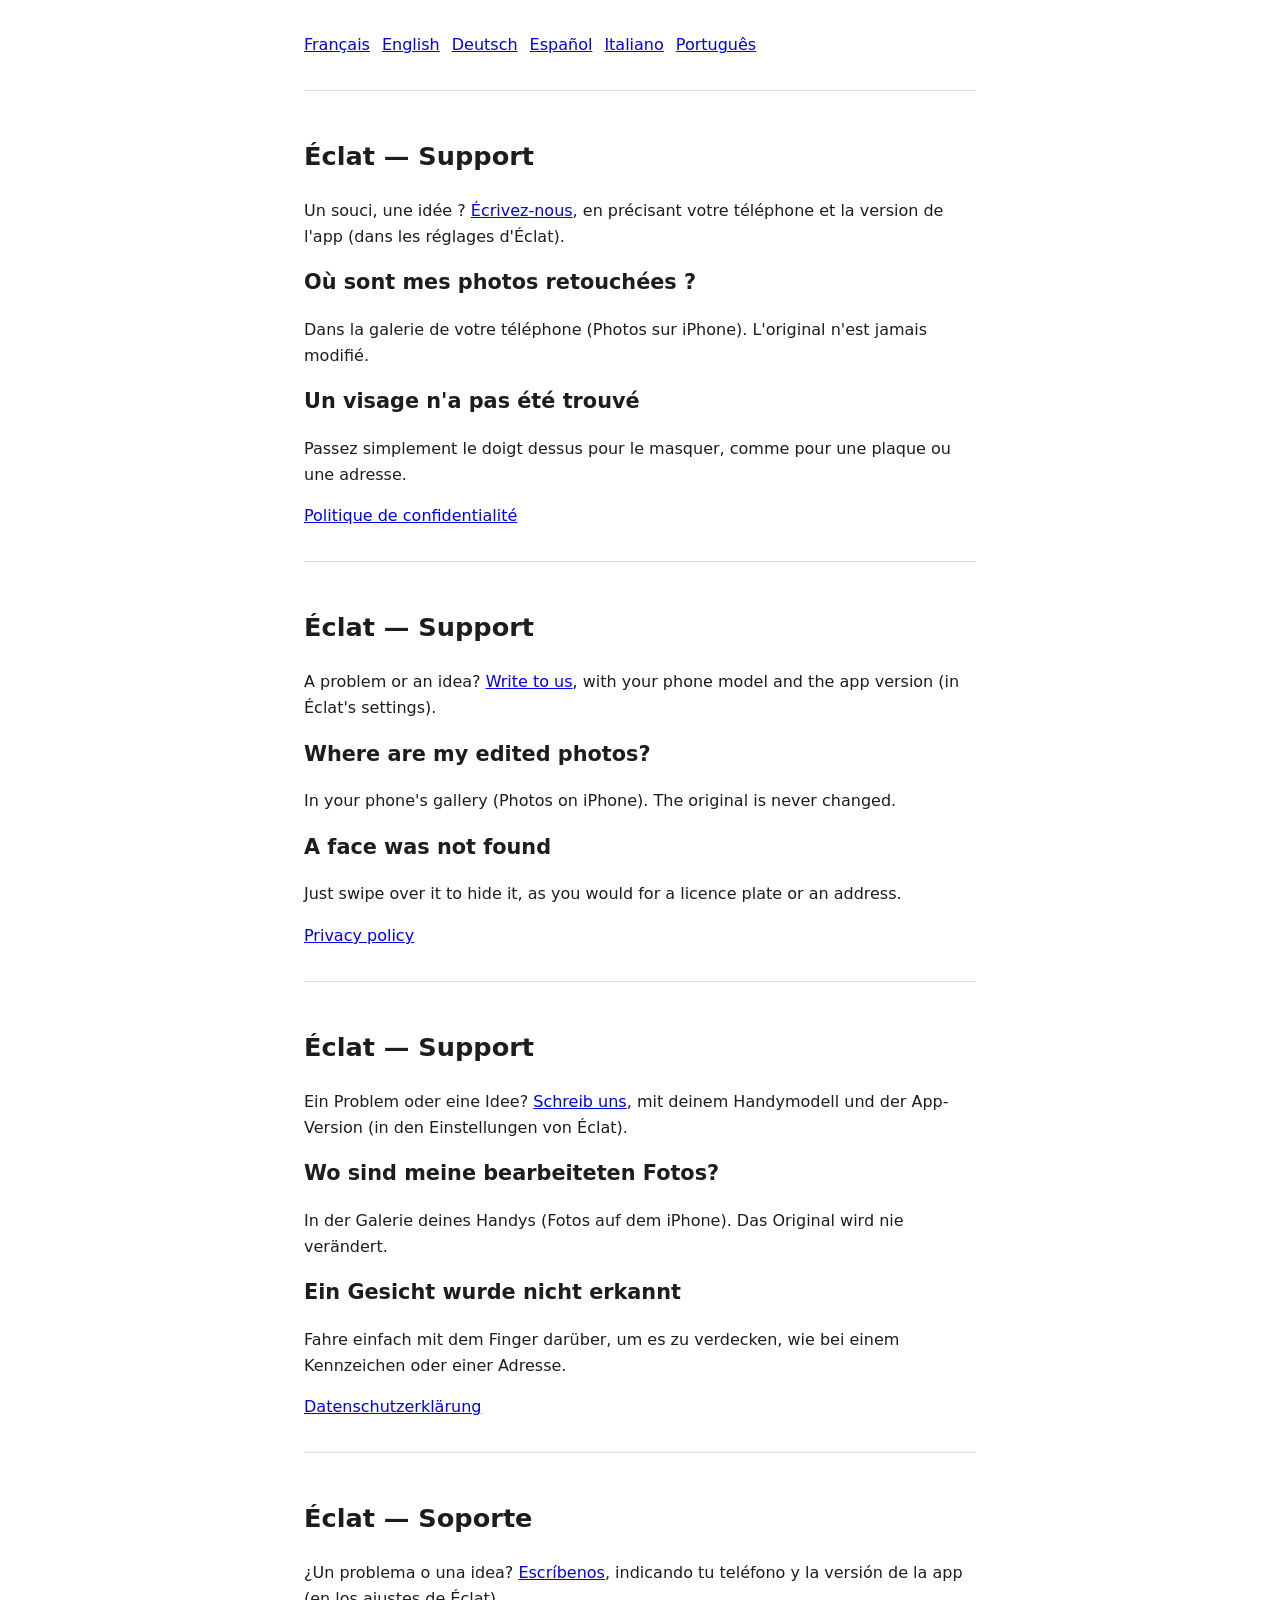
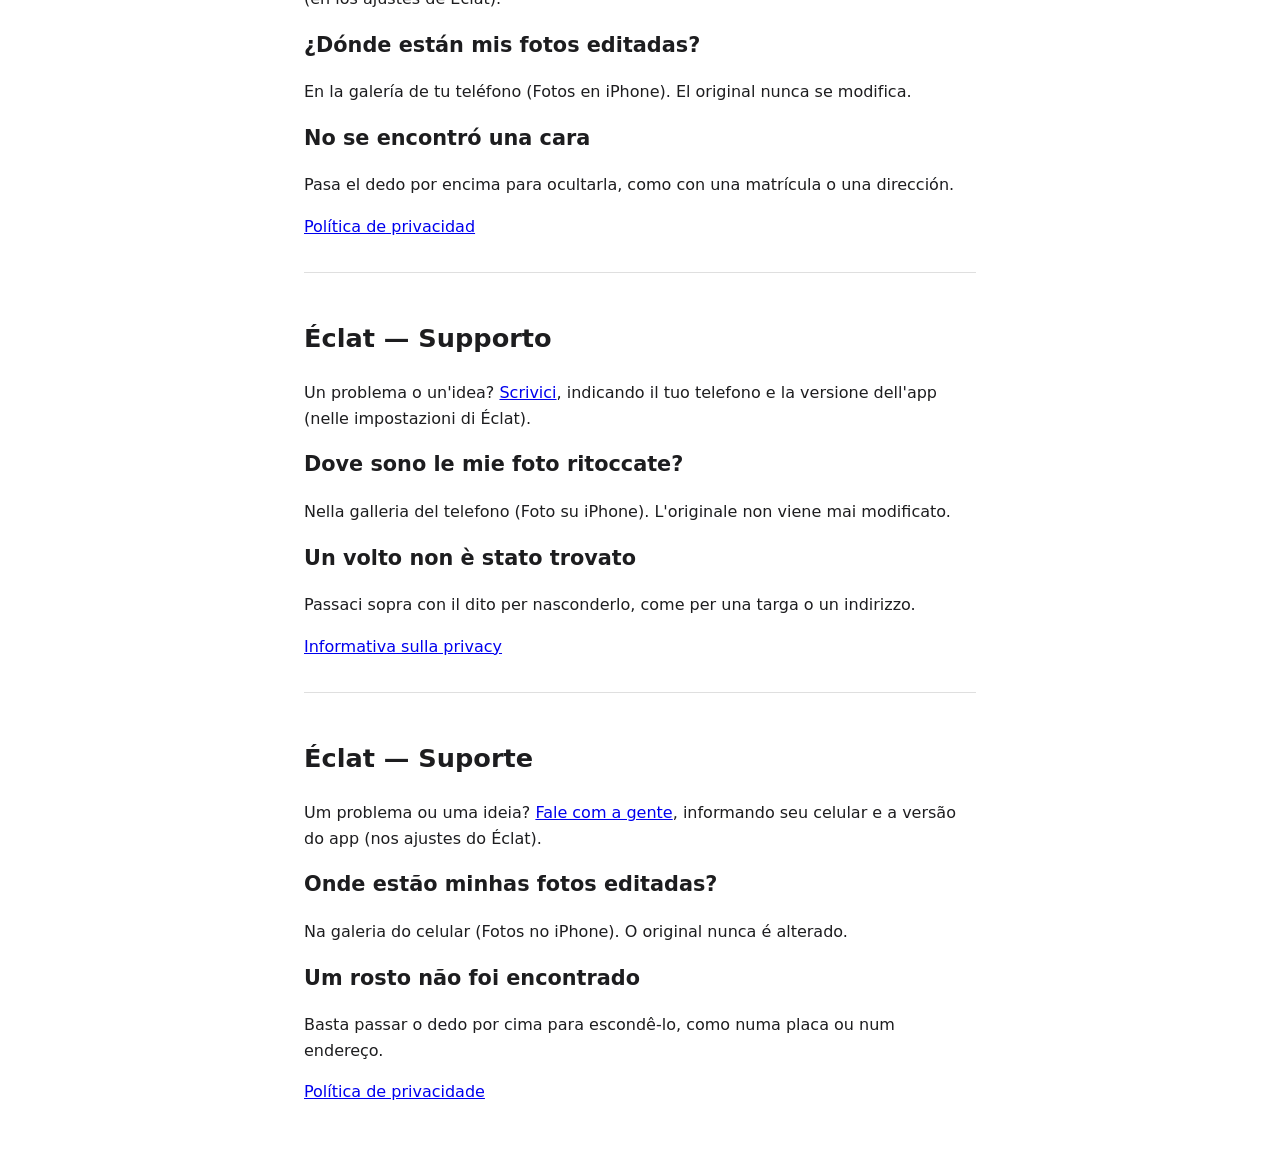
<file: eclat/support.html>
<!doctype html>
<html lang="fr">
<head><meta charset="utf-8"><meta name="viewport" content="width=device-width,initial-scale=1">
<title>Éclat — Support</title><link rel="stylesheet" href="../style.css"></head>
<body>
<nav><a href="#fr">Français</a><a href="#en">English</a><a href="#de">Deutsch</a><a href="#es">Español</a><a href="#it">Italiano</a><a href="#pt">Português</a></nav>

<section id="fr" lang="fr">
<h1>Éclat — Support</h1>
<p>Un souci, une idée ? <a href="https://github.com/bastienhatinguais/app-pages/issues/new?title=%C3%89clat%20%3A%20">Écrivez-nous</a>, en précisant votre téléphone et la version de l'app (dans les réglages d'Éclat).</p>
<h2>Où sont mes photos retouchées ?</h2>
<p>Dans la galerie de votre téléphone (Photos sur iPhone). L'original n'est jamais modifié.</p>
<h2>Un visage n'a pas été trouvé</h2>
<p>Passez simplement le doigt dessus pour le masquer, comme pour une plaque ou une adresse.</p>
<p><a href="privacy.html#fr">Politique de confidentialité</a></p>
</section>

<section id="en" lang="en">
<h1>Éclat — Support</h1>
<p>A problem or an idea? <a href="https://github.com/bastienhatinguais/app-pages/issues/new?title=%C3%89clat%3A%20">Write to us</a>, with your phone model and the app version (in Éclat's settings).</p>
<h2>Where are my edited photos?</h2>
<p>In your phone's gallery (Photos on iPhone). The original is never changed.</p>
<h2>A face was not found</h2>
<p>Just swipe over it to hide it, as you would for a licence plate or an address.</p>
<p><a href="privacy.html#en">Privacy policy</a></p>
</section>

<section id="de" lang="de">
<h1>Éclat — Support</h1>
<p>Ein Problem oder eine Idee? <a href="https://github.com/bastienhatinguais/app-pages/issues/new?title=%C3%89clat%3A%20">Schreib uns</a>, mit deinem Handymodell und der App-Version (in den Einstellungen von Éclat).</p>
<h2>Wo sind meine bearbeiteten Fotos?</h2>
<p>In der Galerie deines Handys (Fotos auf dem iPhone). Das Original wird nie verändert.</p>
<h2>Ein Gesicht wurde nicht erkannt</h2>
<p>Fahre einfach mit dem Finger darüber, um es zu verdecken, wie bei einem Kennzeichen oder einer Adresse.</p>
<p><a href="privacy.html#de">Datenschutzerklärung</a></p>
</section>

<section id="es" lang="es">
<h1>Éclat — Soporte</h1>
<p>¿Un problema o una idea? <a href="https://github.com/bastienhatinguais/app-pages/issues/new?title=%C3%89clat%3A%20">Escríbenos</a>, indicando tu teléfono y la versión de la app (en los ajustes de Éclat).</p>
<h2>¿Dónde están mis fotos editadas?</h2>
<p>En la galería de tu teléfono (Fotos en iPhone). El original nunca se modifica.</p>
<h2>No se encontró una cara</h2>
<p>Pasa el dedo por encima para ocultarla, como con una matrícula o una dirección.</p>
<p><a href="privacy.html#es">Política de privacidad</a></p>
</section>

<section id="it" lang="it">
<h1>Éclat — Supporto</h1>
<p>Un problema o un'idea? <a href="https://github.com/bastienhatinguais/app-pages/issues/new?title=%C3%89clat%3A%20">Scrivici</a>, indicando il tuo telefono e la versione dell'app (nelle impostazioni di Éclat).</p>
<h2>Dove sono le mie foto ritoccate?</h2>
<p>Nella galleria del telefono (Foto su iPhone). L'originale non viene mai modificato.</p>
<h2>Un volto non è stato trovato</h2>
<p>Passaci sopra con il dito per nasconderlo, come per una targa o un indirizzo.</p>
<p><a href="privacy.html#it">Informativa sulla privacy</a></p>
</section>

<section id="pt" lang="pt">
<h1>Éclat — Suporte</h1>
<p>Um problema ou uma ideia? <a href="https://github.com/bastienhatinguais/app-pages/issues/new?title=%C3%89clat%3A%20">Fale com a gente</a>, informando seu celular e a versão do app (nos ajustes do Éclat).</p>
<h2>Onde estão minhas fotos editadas?</h2>
<p>Na galeria do celular (Fotos no iPhone). O original nunca é alterado.</p>
<h2>Um rosto não foi encontrado</h2>
<p>Basta passar o dedo por cima para escondê-lo, como numa placa ou num endereço.</p>
<p><a href="privacy.html#pt">Política de privacidade</a></p>
</section>
</body>
</html>
</file>
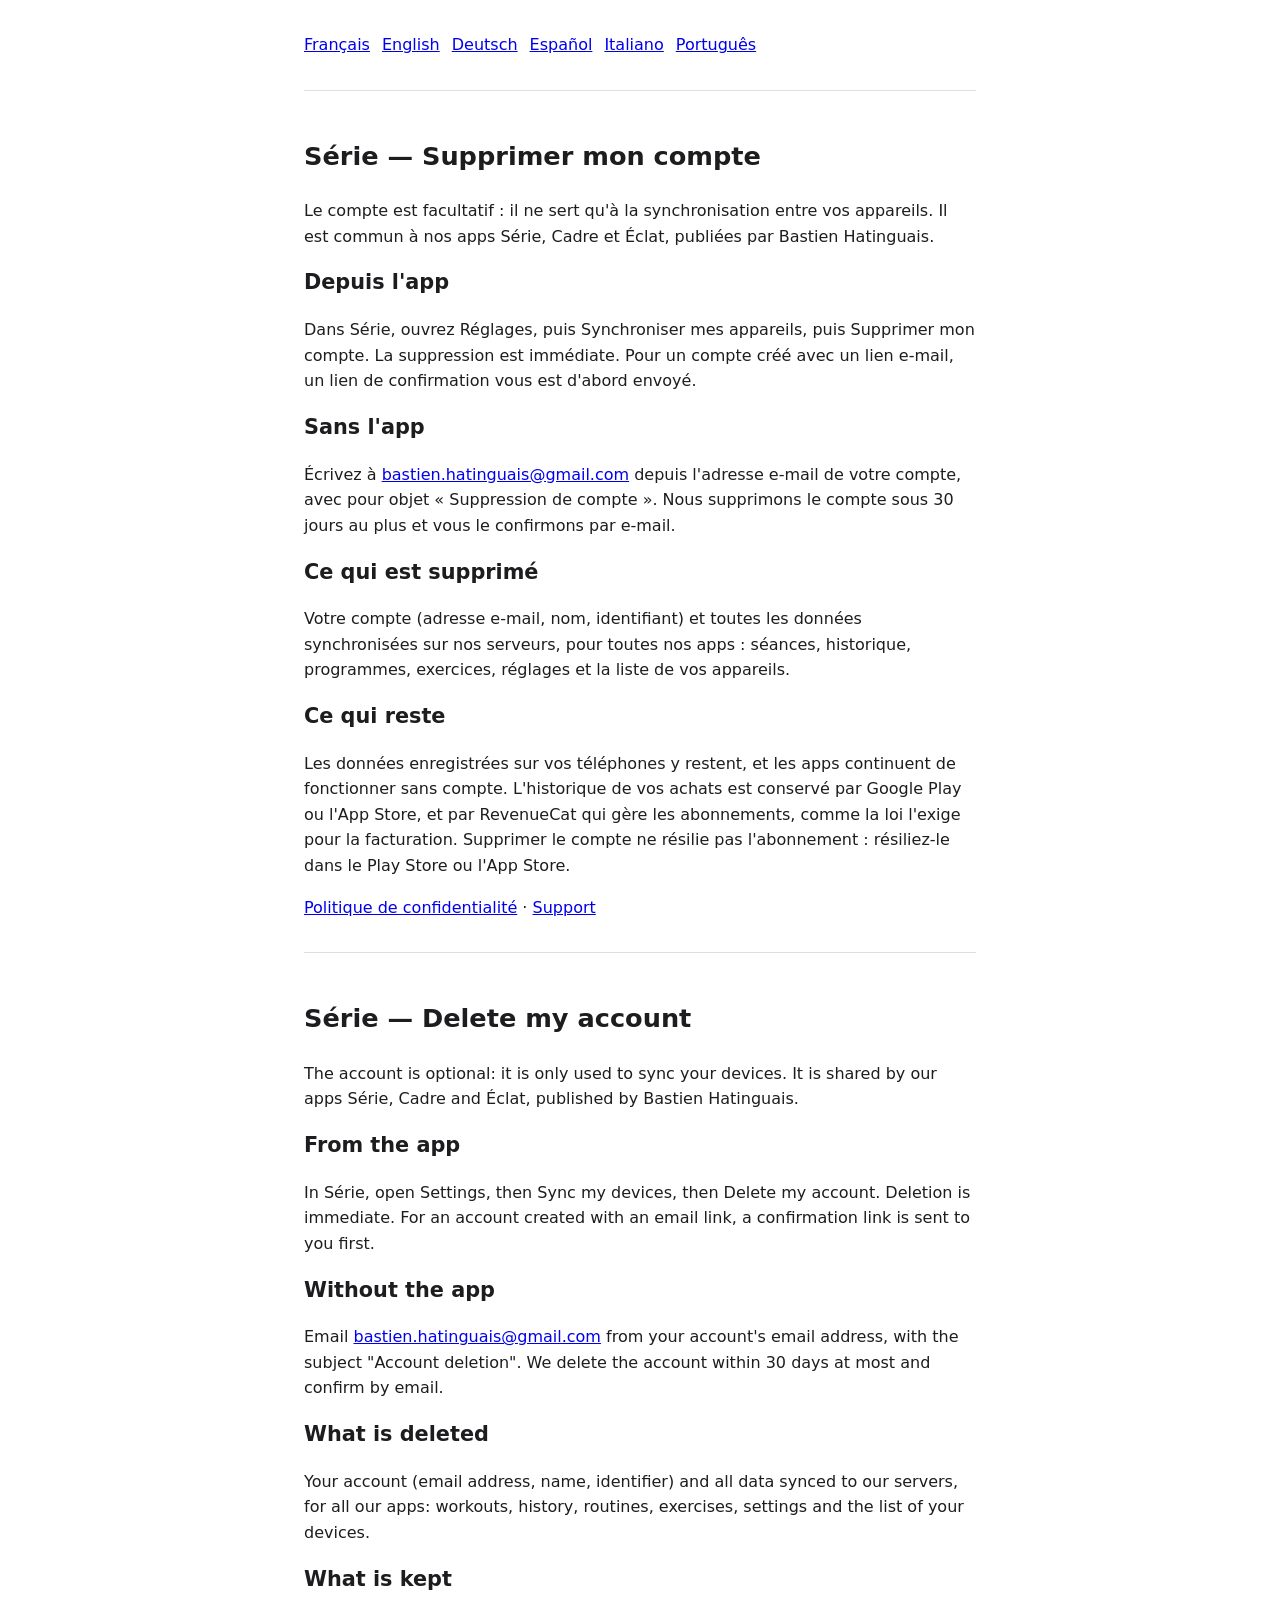
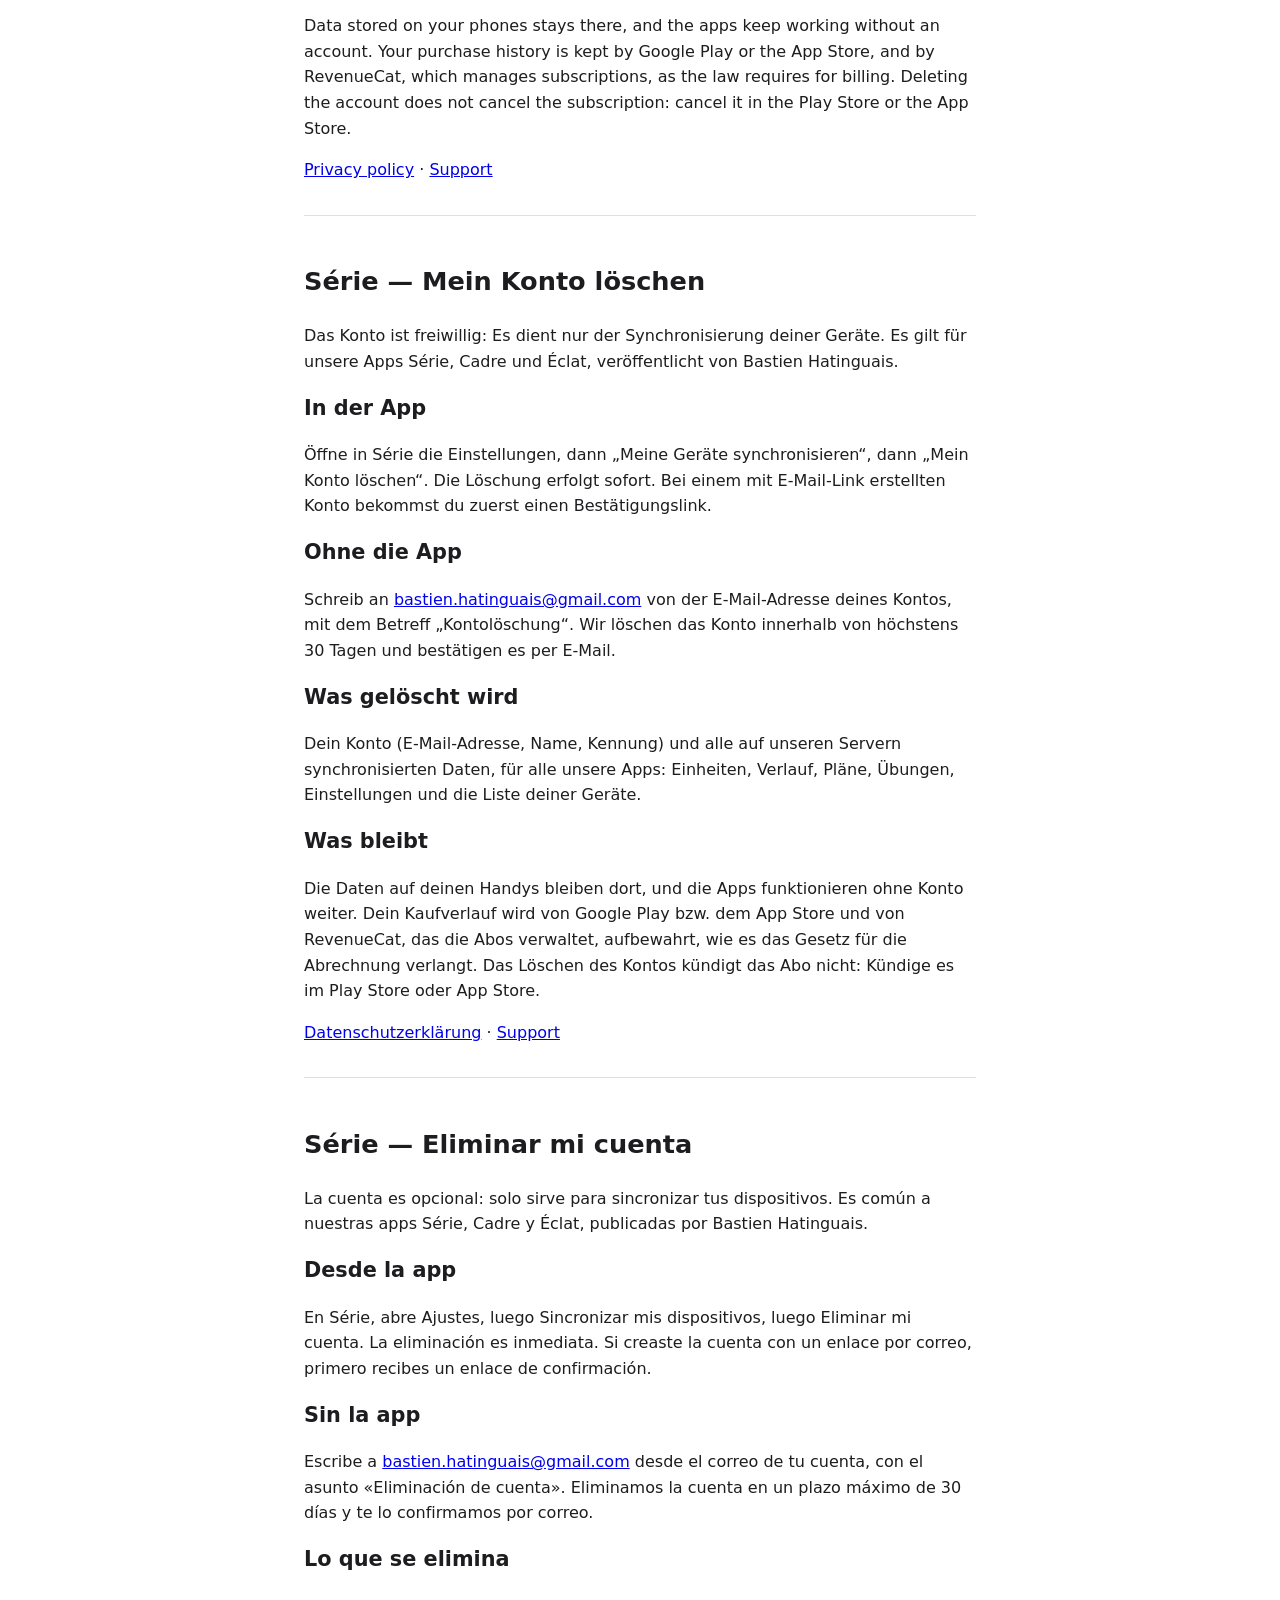
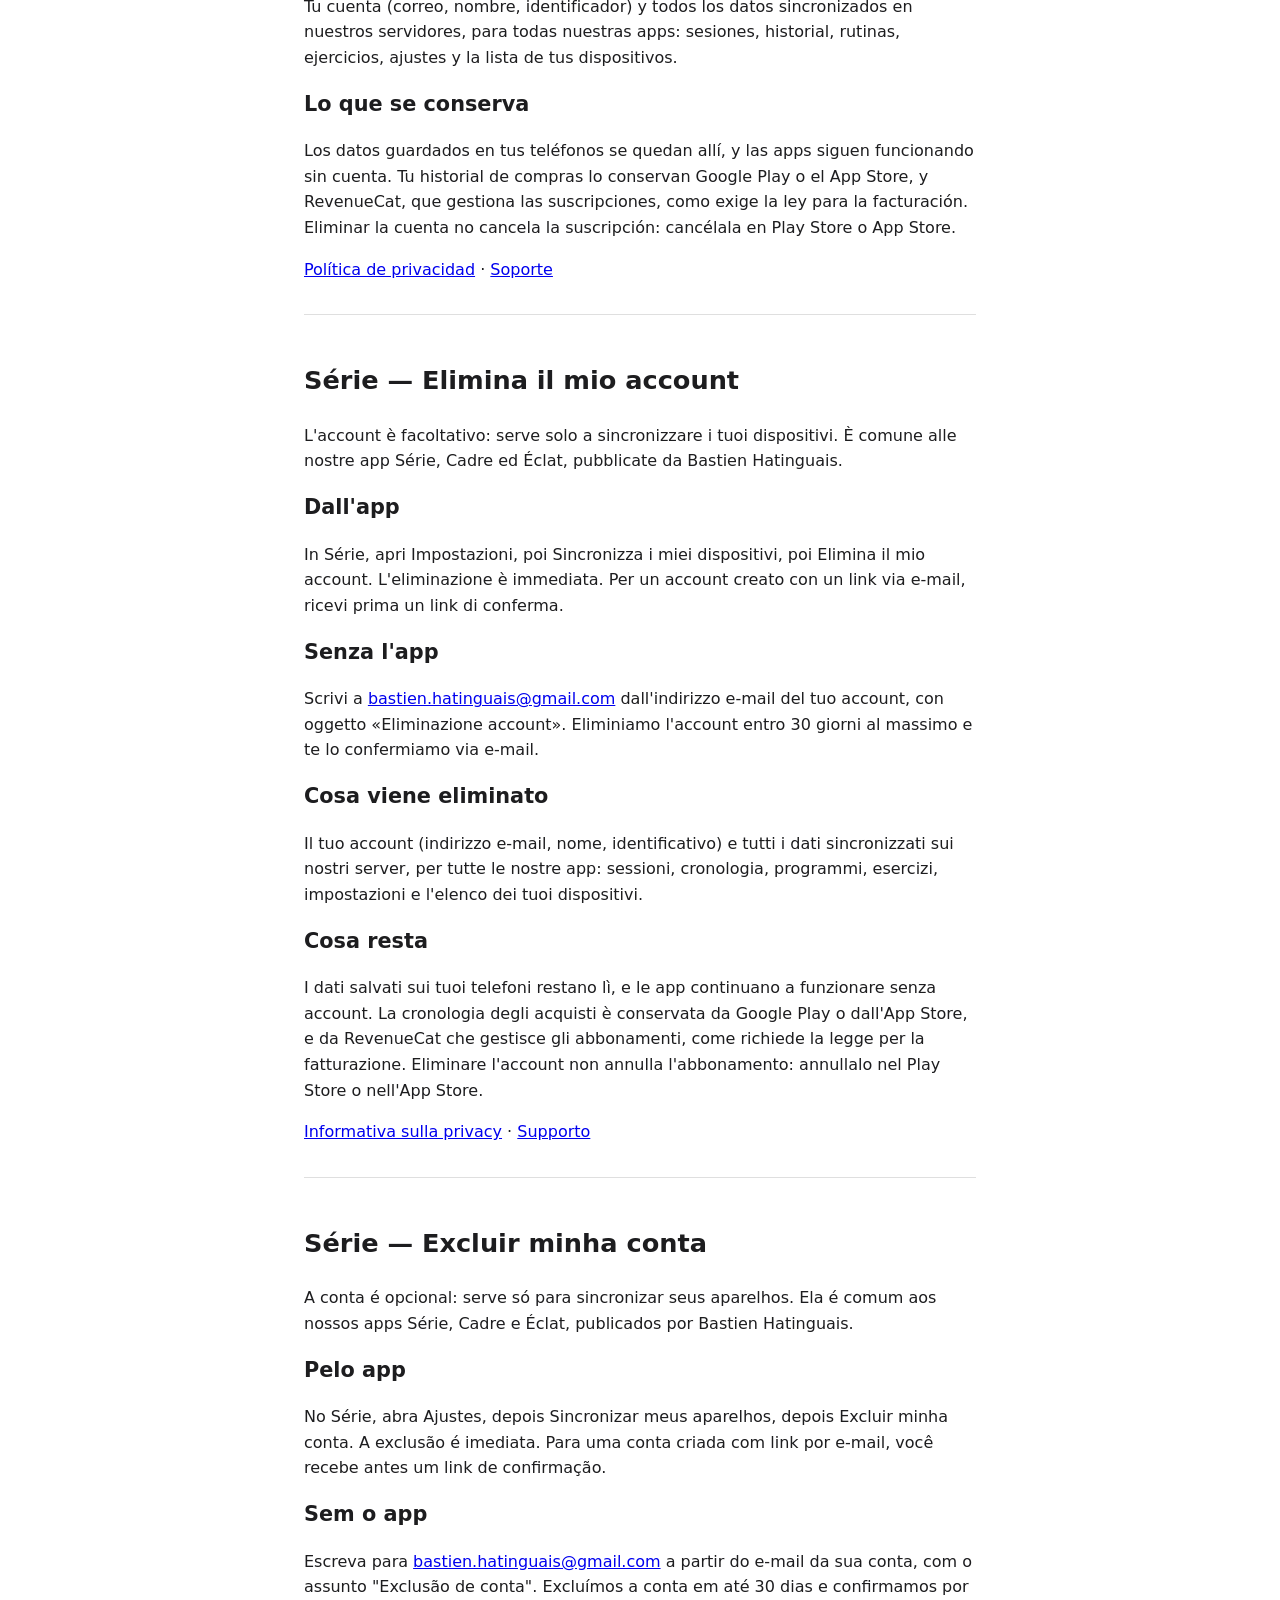
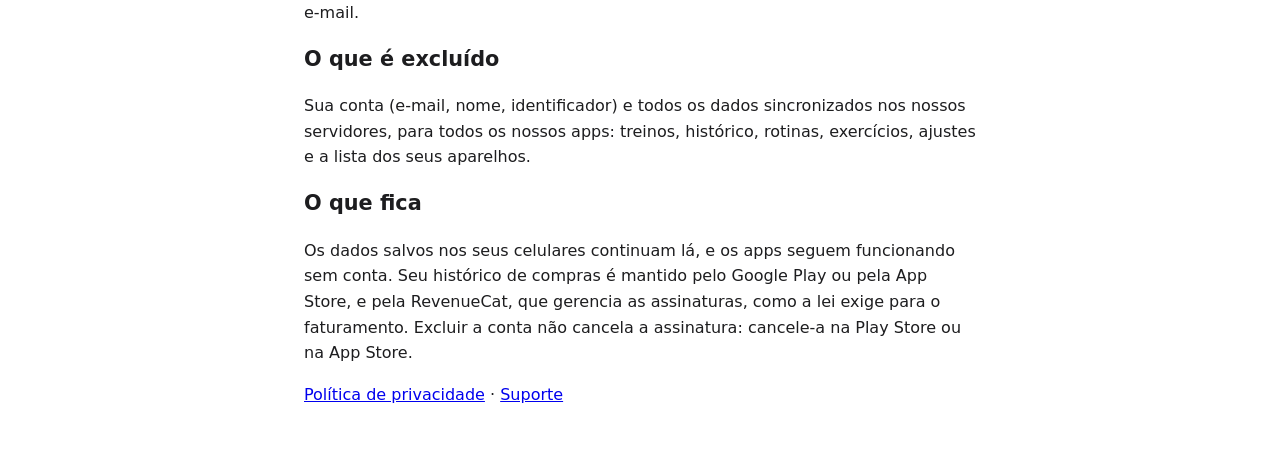
<file: serie/delete-account.html>
<!doctype html>
<html lang="fr">
<head><meta charset="utf-8"><meta name="viewport" content="width=device-width,initial-scale=1">
<title>Série — Supprimer mon compte / Delete my account</title><link rel="stylesheet" href="../style.css"></head>
<body>
<nav><a href="#fr">Français</a><a href="#en">English</a><a href="#de">Deutsch</a><a href="#es">Español</a><a href="#it">Italiano</a><a href="#pt">Português</a></nav>

<section id="fr" lang="fr">
<h1>Série — Supprimer mon compte</h1>
<p>Le compte est facultatif : il ne sert qu'à la synchronisation entre vos appareils. Il est commun à nos apps Série, Cadre et Éclat, publiées par Bastien Hatinguais.</p>
<h2>Depuis l'app</h2>
<p>Dans Série, ouvrez Réglages, puis Synchroniser mes appareils, puis Supprimer mon compte. La suppression est immédiate. Pour un compte créé avec un lien e-mail, un lien de confirmation vous est d'abord envoyé.</p>
<h2>Sans l'app</h2>
<p>Écrivez à <a href="mailto:bastien.hatinguais@gmail.com?subject=Suppression%20de%20compte">bastien.hatinguais@gmail.com</a> depuis l'adresse e-mail de votre compte, avec pour objet « Suppression de compte ». Nous supprimons le compte sous 30 jours au plus et vous le confirmons par e-mail.</p>
<h2>Ce qui est supprimé</h2>
<p>Votre compte (adresse e-mail, nom, identifiant) et toutes les données synchronisées sur nos serveurs, pour toutes nos apps : séances, historique, programmes, exercices, réglages et la liste de vos appareils.</p>
<h2>Ce qui reste</h2>
<p>Les données enregistrées sur vos téléphones y restent, et les apps continuent de fonctionner sans compte. L'historique de vos achats est conservé par Google Play ou l'App Store, et par RevenueCat qui gère les abonnements, comme la loi l'exige pour la facturation. Supprimer le compte ne résilie pas l'abonnement : résiliez-le dans le Play Store ou l'App Store.</p>
<p><a href="privacy.html#fr">Politique de confidentialité</a> · <a href="support.html#fr">Support</a></p>
</section>

<section id="en" lang="en">
<h1>Série — Delete my account</h1>
<p>The account is optional: it is only used to sync your devices. It is shared by our apps Série, Cadre and Éclat, published by Bastien Hatinguais.</p>
<h2>From the app</h2>
<p>In Série, open Settings, then Sync my devices, then Delete my account. Deletion is immediate. For an account created with an email link, a confirmation link is sent to you first.</p>
<h2>Without the app</h2>
<p>Email <a href="mailto:bastien.hatinguais@gmail.com?subject=Account%20deletion">bastien.hatinguais@gmail.com</a> from your account's email address, with the subject "Account deletion". We delete the account within 30 days at most and confirm by email.</p>
<h2>What is deleted</h2>
<p>Your account (email address, name, identifier) and all data synced to our servers, for all our apps: workouts, history, routines, exercises, settings and the list of your devices.</p>
<h2>What is kept</h2>
<p>Data stored on your phones stays there, and the apps keep working without an account. Your purchase history is kept by Google Play or the App Store, and by RevenueCat, which manages subscriptions, as the law requires for billing. Deleting the account does not cancel the subscription: cancel it in the Play Store or the App Store.</p>
<p><a href="privacy.html#en">Privacy policy</a> · <a href="support.html#en">Support</a></p>
</section>

<section id="de" lang="de">
<h1>Série — Mein Konto löschen</h1>
<p>Das Konto ist freiwillig: Es dient nur der Synchronisierung deiner Geräte. Es gilt für unsere Apps Série, Cadre und Éclat, veröffentlicht von Bastien Hatinguais.</p>
<h2>In der App</h2>
<p>Öffne in Série die Einstellungen, dann „Meine Geräte synchronisieren“, dann „Mein Konto löschen“. Die Löschung erfolgt sofort. Bei einem mit E-Mail-Link erstellten Konto bekommst du zuerst einen Bestätigungslink.</p>
<h2>Ohne die App</h2>
<p>Schreib an <a href="mailto:bastien.hatinguais@gmail.com?subject=Kontol%C3%B6schung">bastien.hatinguais@gmail.com</a> von der E-Mail-Adresse deines Kontos, mit dem Betreff „Kontolöschung“. Wir löschen das Konto innerhalb von höchstens 30 Tagen und bestätigen es per E-Mail.</p>
<h2>Was gelöscht wird</h2>
<p>Dein Konto (E-Mail-Adresse, Name, Kennung) und alle auf unseren Servern synchronisierten Daten, für alle unsere Apps: Einheiten, Verlauf, Pläne, Übungen, Einstellungen und die Liste deiner Geräte.</p>
<h2>Was bleibt</h2>
<p>Die Daten auf deinen Handys bleiben dort, und die Apps funktionieren ohne Konto weiter. Dein Kaufverlauf wird von Google Play bzw. dem App Store und von RevenueCat, das die Abos verwaltet, aufbewahrt, wie es das Gesetz für die Abrechnung verlangt. Das Löschen des Kontos kündigt das Abo nicht: Kündige es im Play Store oder App Store.</p>
<p><a href="privacy.html#de">Datenschutzerklärung</a> · <a href="support.html#de">Support</a></p>
</section>

<section id="es" lang="es">
<h1>Série — Eliminar mi cuenta</h1>
<p>La cuenta es opcional: solo sirve para sincronizar tus dispositivos. Es común a nuestras apps Série, Cadre y Éclat, publicadas por Bastien Hatinguais.</p>
<h2>Desde la app</h2>
<p>En Série, abre Ajustes, luego Sincronizar mis dispositivos, luego Eliminar mi cuenta. La eliminación es inmediata. Si creaste la cuenta con un enlace por correo, primero recibes un enlace de confirmación.</p>
<h2>Sin la app</h2>
<p>Escribe a <a href="mailto:bastien.hatinguais@gmail.com?subject=Eliminaci%C3%B3n%20de%20cuenta">bastien.hatinguais@gmail.com</a> desde el correo de tu cuenta, con el asunto «Eliminación de cuenta». Eliminamos la cuenta en un plazo máximo de 30 días y te lo confirmamos por correo.</p>
<h2>Lo que se elimina</h2>
<p>Tu cuenta (correo, nombre, identificador) y todos los datos sincronizados en nuestros servidores, para todas nuestras apps: sesiones, historial, rutinas, ejercicios, ajustes y la lista de tus dispositivos.</p>
<h2>Lo que se conserva</h2>
<p>Los datos guardados en tus teléfonos se quedan allí, y las apps siguen funcionando sin cuenta. Tu historial de compras lo conservan Google Play o el App Store, y RevenueCat, que gestiona las suscripciones, como exige la ley para la facturación. Eliminar la cuenta no cancela la suscripción: cancélala en Play Store o App Store.</p>
<p><a href="privacy.html#es">Política de privacidad</a> · <a href="support.html#es">Soporte</a></p>
</section>

<section id="it" lang="it">
<h1>Série — Elimina il mio account</h1>
<p>L'account è facoltativo: serve solo a sincronizzare i tuoi dispositivi. È comune alle nostre app Série, Cadre ed Éclat, pubblicate da Bastien Hatinguais.</p>
<h2>Dall'app</h2>
<p>In Série, apri Impostazioni, poi Sincronizza i miei dispositivi, poi Elimina il mio account. L'eliminazione è immediata. Per un account creato con un link via e-mail, ricevi prima un link di conferma.</p>
<h2>Senza l'app</h2>
<p>Scrivi a <a href="mailto:bastien.hatinguais@gmail.com?subject=Eliminazione%20account">bastien.hatinguais@gmail.com</a> dall'indirizzo e-mail del tuo account, con oggetto «Eliminazione account». Eliminiamo l'account entro 30 giorni al massimo e te lo confermiamo via e-mail.</p>
<h2>Cosa viene eliminato</h2>
<p>Il tuo account (indirizzo e-mail, nome, identificativo) e tutti i dati sincronizzati sui nostri server, per tutte le nostre app: sessioni, cronologia, programmi, esercizi, impostazioni e l'elenco dei tuoi dispositivi.</p>
<h2>Cosa resta</h2>
<p>I dati salvati sui tuoi telefoni restano lì, e le app continuano a funzionare senza account. La cronologia degli acquisti è conservata da Google Play o dall'App Store, e da RevenueCat che gestisce gli abbonamenti, come richiede la legge per la fatturazione. Eliminare l'account non annulla l'abbonamento: annullalo nel Play Store o nell'App Store.</p>
<p><a href="privacy.html#it">Informativa sulla privacy</a> · <a href="support.html#it">Supporto</a></p>
</section>

<section id="pt" lang="pt">
<h1>Série — Excluir minha conta</h1>
<p>A conta é opcional: serve só para sincronizar seus aparelhos. Ela é comum aos nossos apps Série, Cadre e Éclat, publicados por Bastien Hatinguais.</p>
<h2>Pelo app</h2>
<p>No Série, abra Ajustes, depois Sincronizar meus aparelhos, depois Excluir minha conta. A exclusão é imediata. Para uma conta criada com link por e-mail, você recebe antes um link de confirmação.</p>
<h2>Sem o app</h2>
<p>Escreva para <a href="mailto:bastien.hatinguais@gmail.com?subject=Exclus%C3%A3o%20de%20conta">bastien.hatinguais@gmail.com</a> a partir do e-mail da sua conta, com o assunto "Exclusão de conta". Excluímos a conta em até 30 dias e confirmamos por e-mail.</p>
<h2>O que é excluído</h2>
<p>Sua conta (e-mail, nome, identificador) e todos os dados sincronizados nos nossos servidores, para todos os nossos apps: treinos, histórico, rotinas, exercícios, ajustes e a lista dos seus aparelhos.</p>
<h2>O que fica</h2>
<p>Os dados salvos nos seus celulares continuam lá, e os apps seguem funcionando sem conta. Seu histórico de compras é mantido pelo Google Play ou pela App Store, e pela RevenueCat, que gerencia as assinaturas, como a lei exige para o faturamento. Excluir a conta não cancela a assinatura: cancele-a na Play Store ou na App Store.</p>
<p><a href="privacy.html#pt">Política de privacidade</a> · <a href="support.html#pt">Suporte</a></p>
</section>
</body>
</html>
</file>
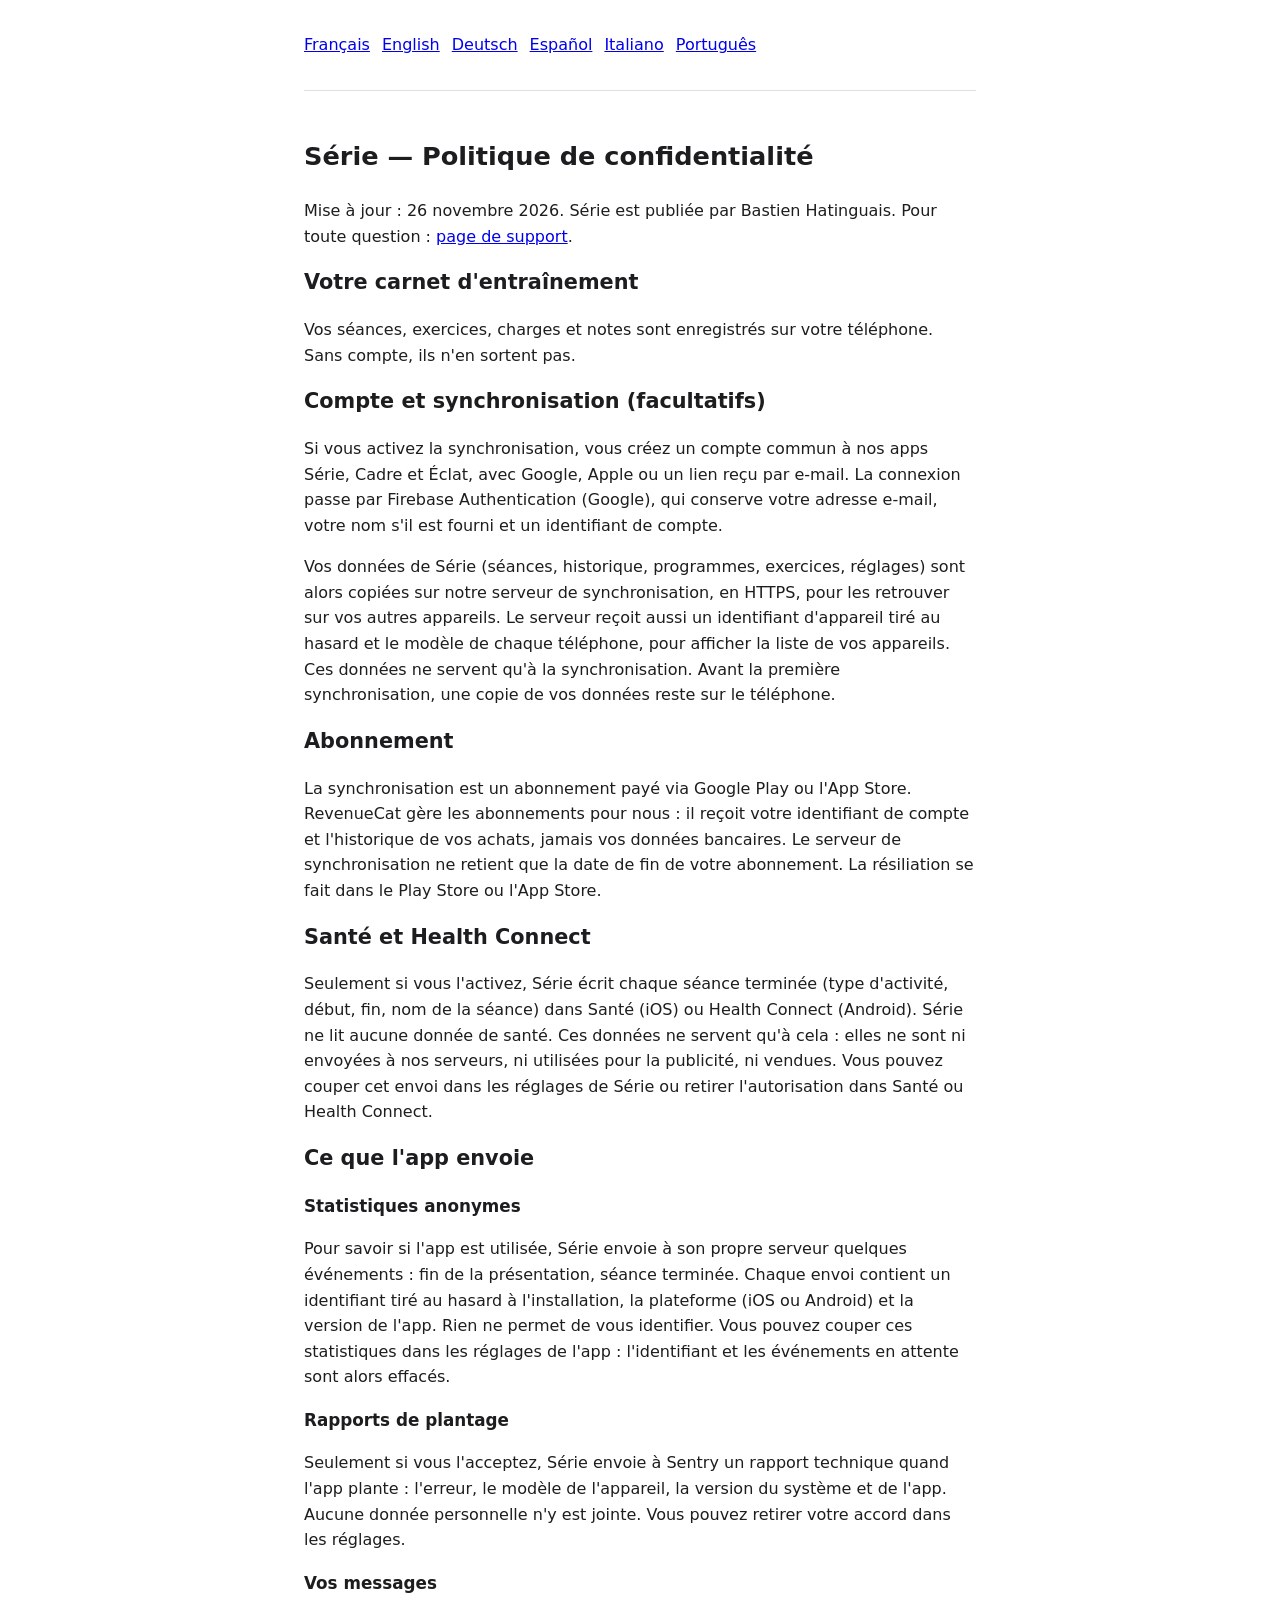
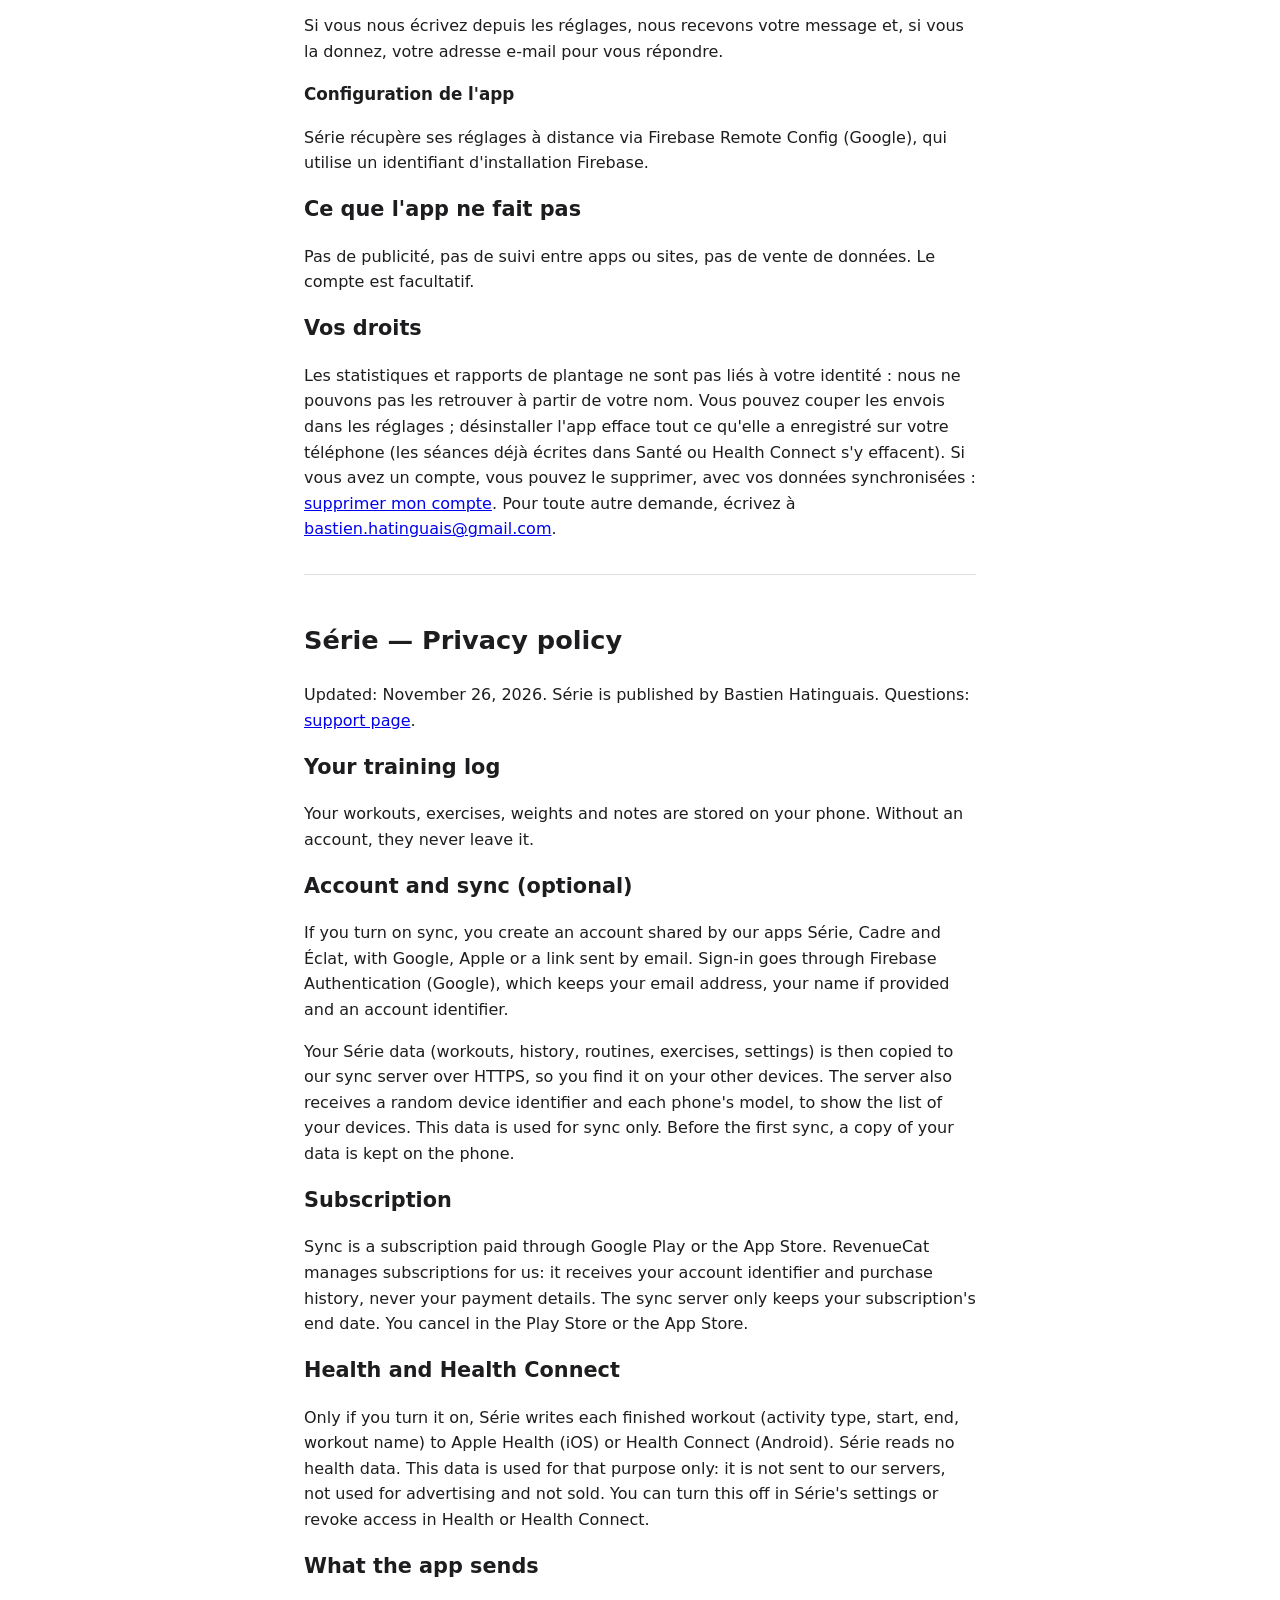
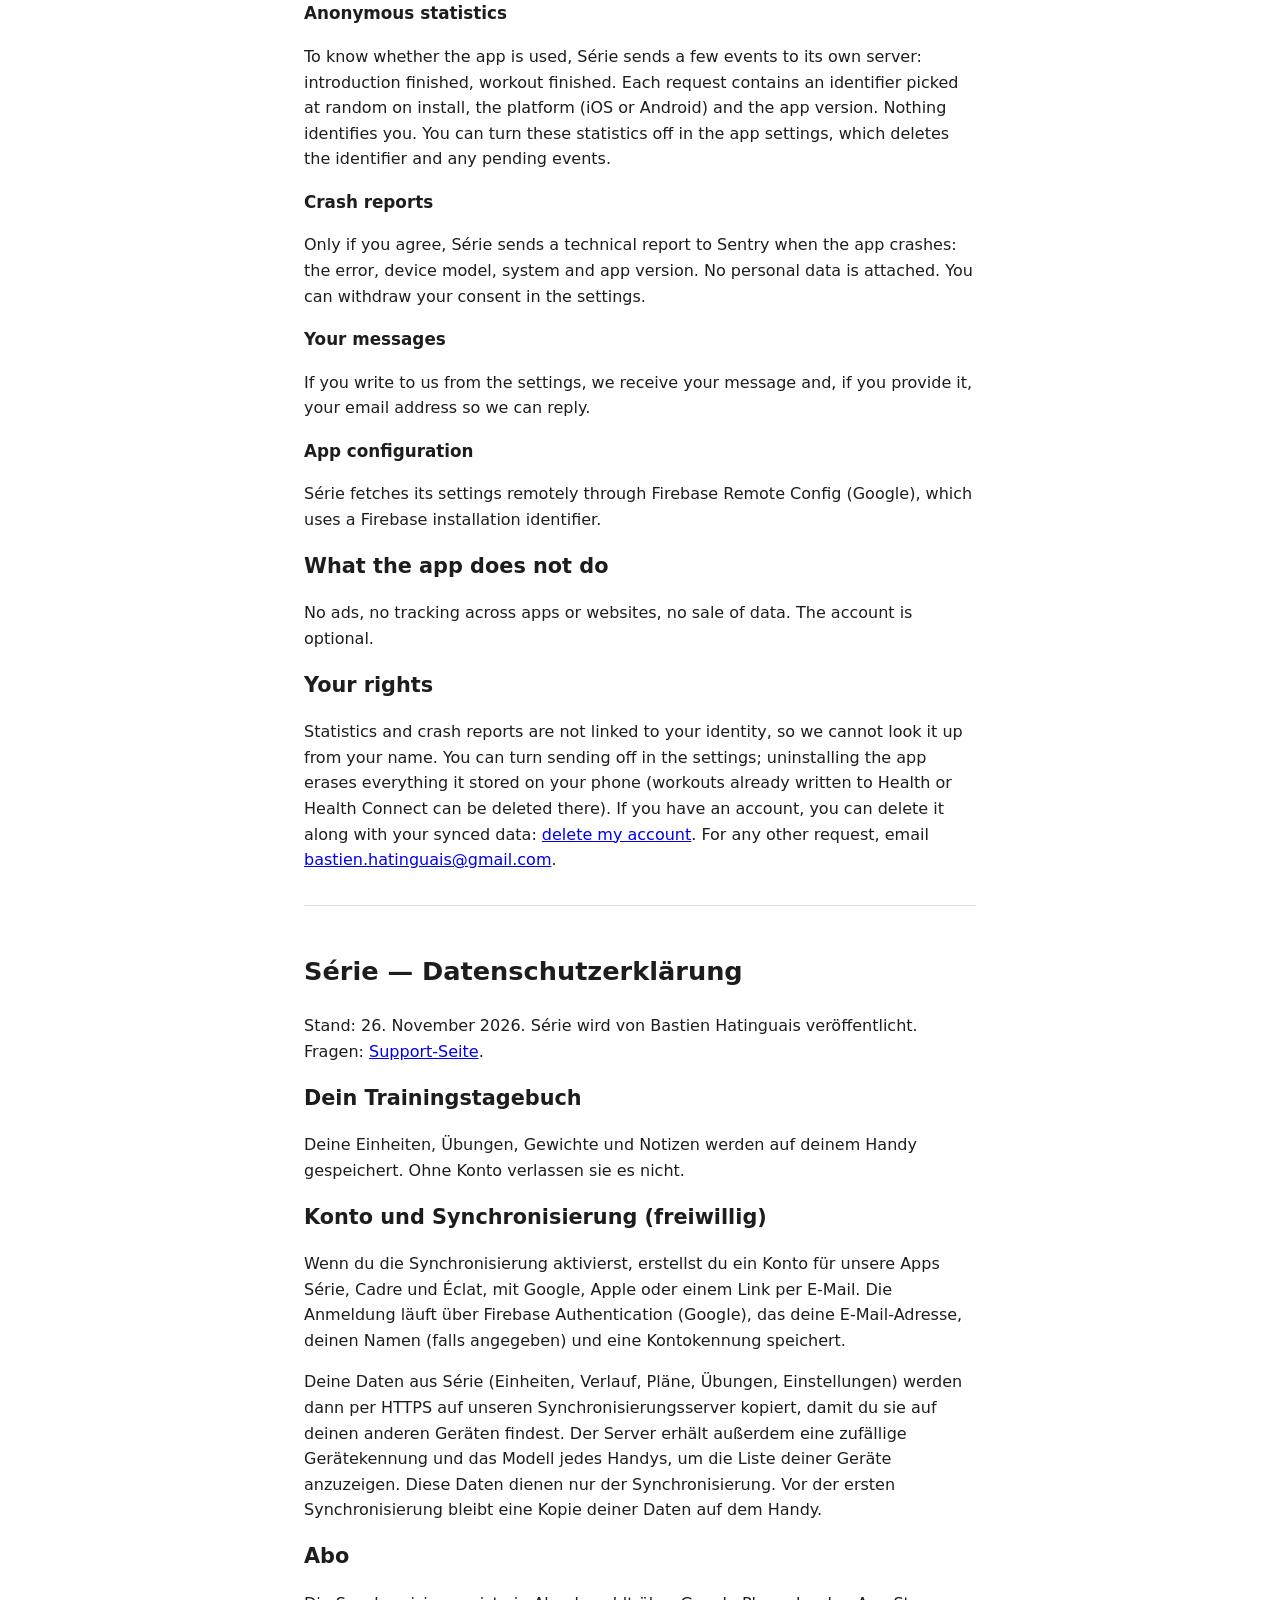
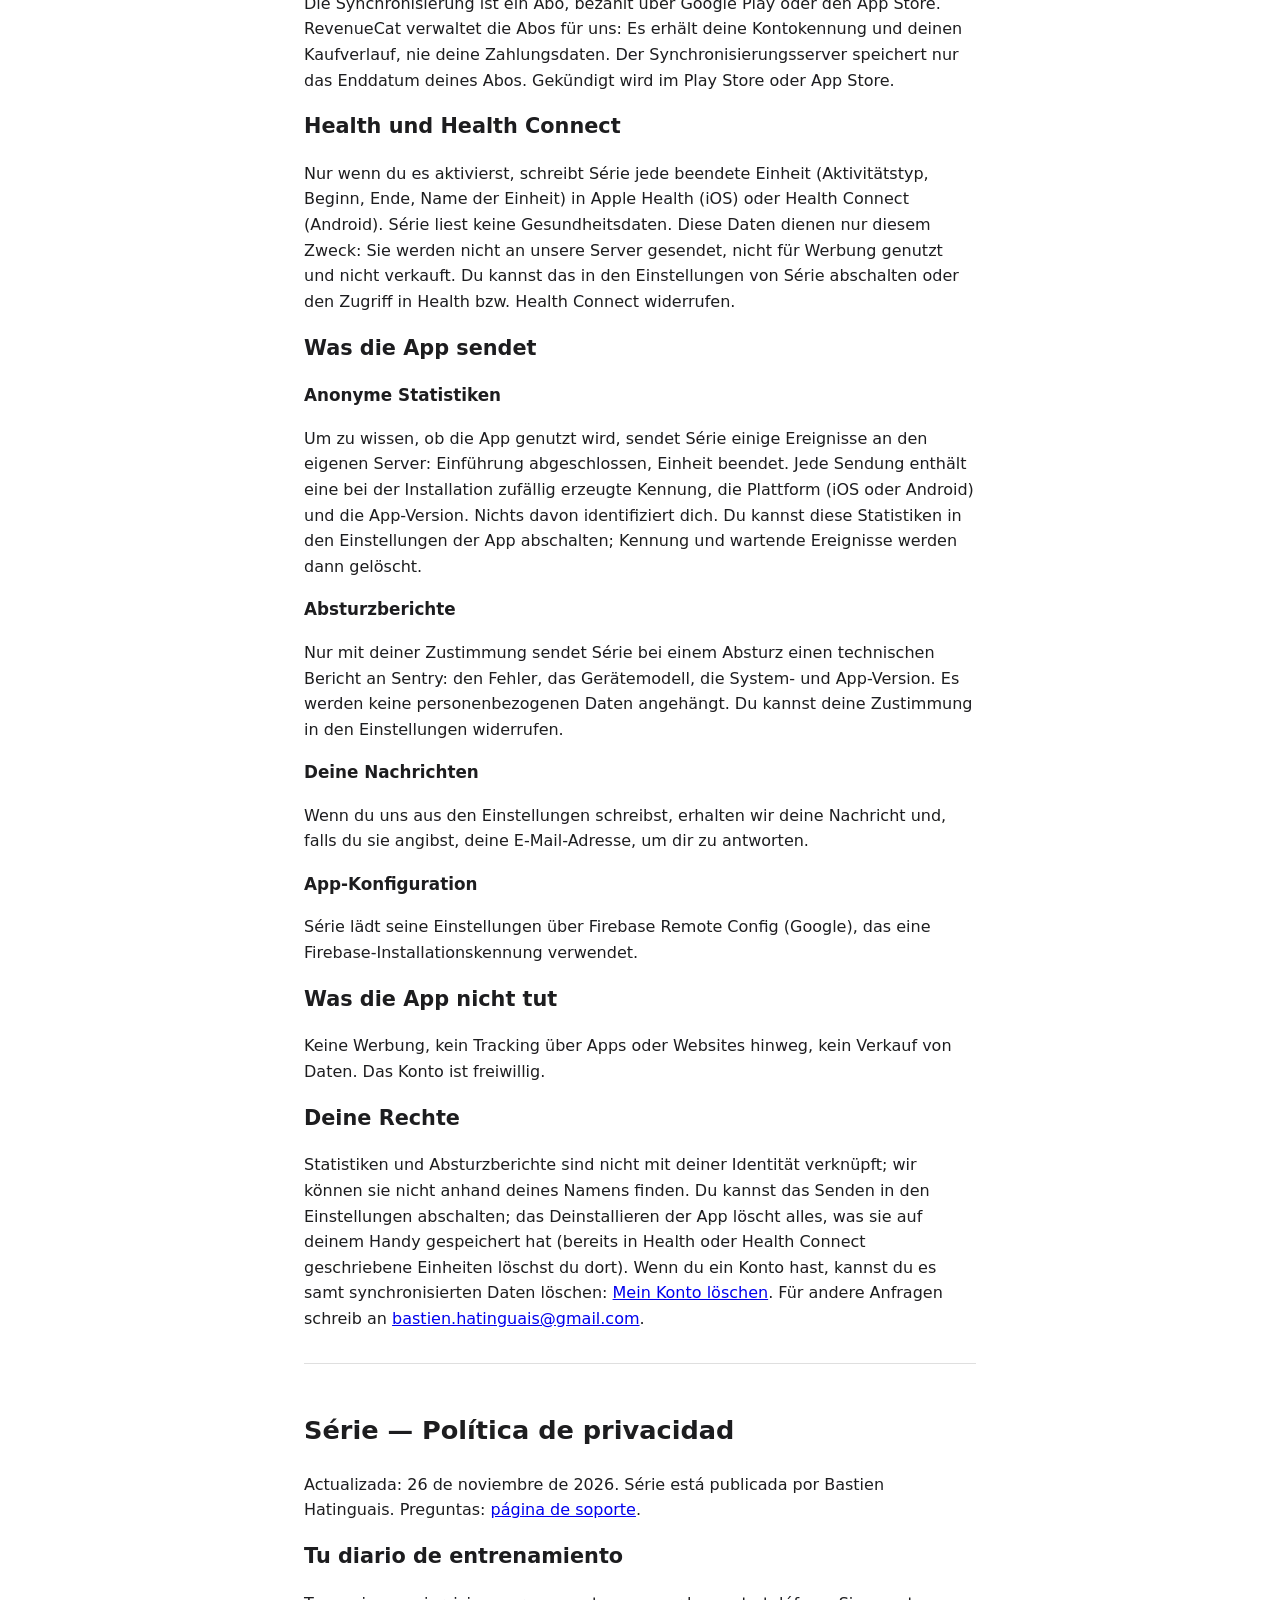
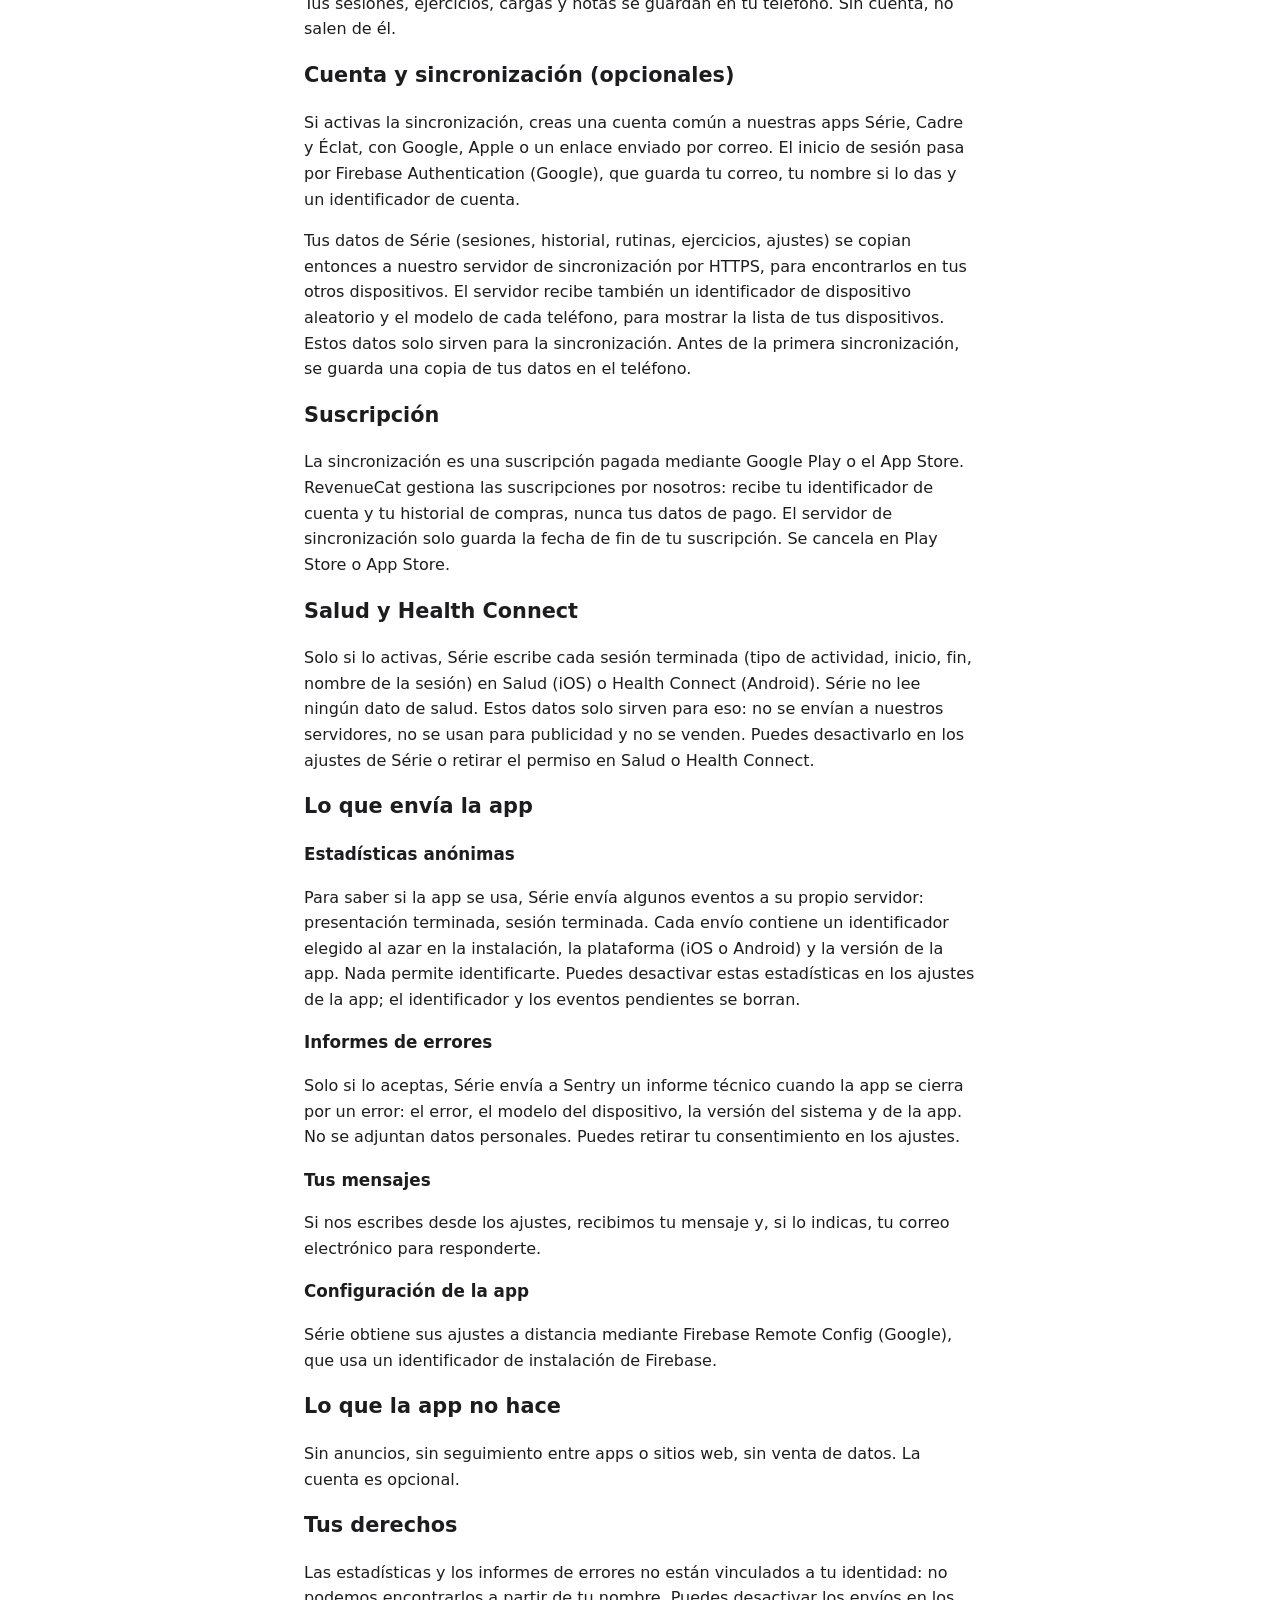
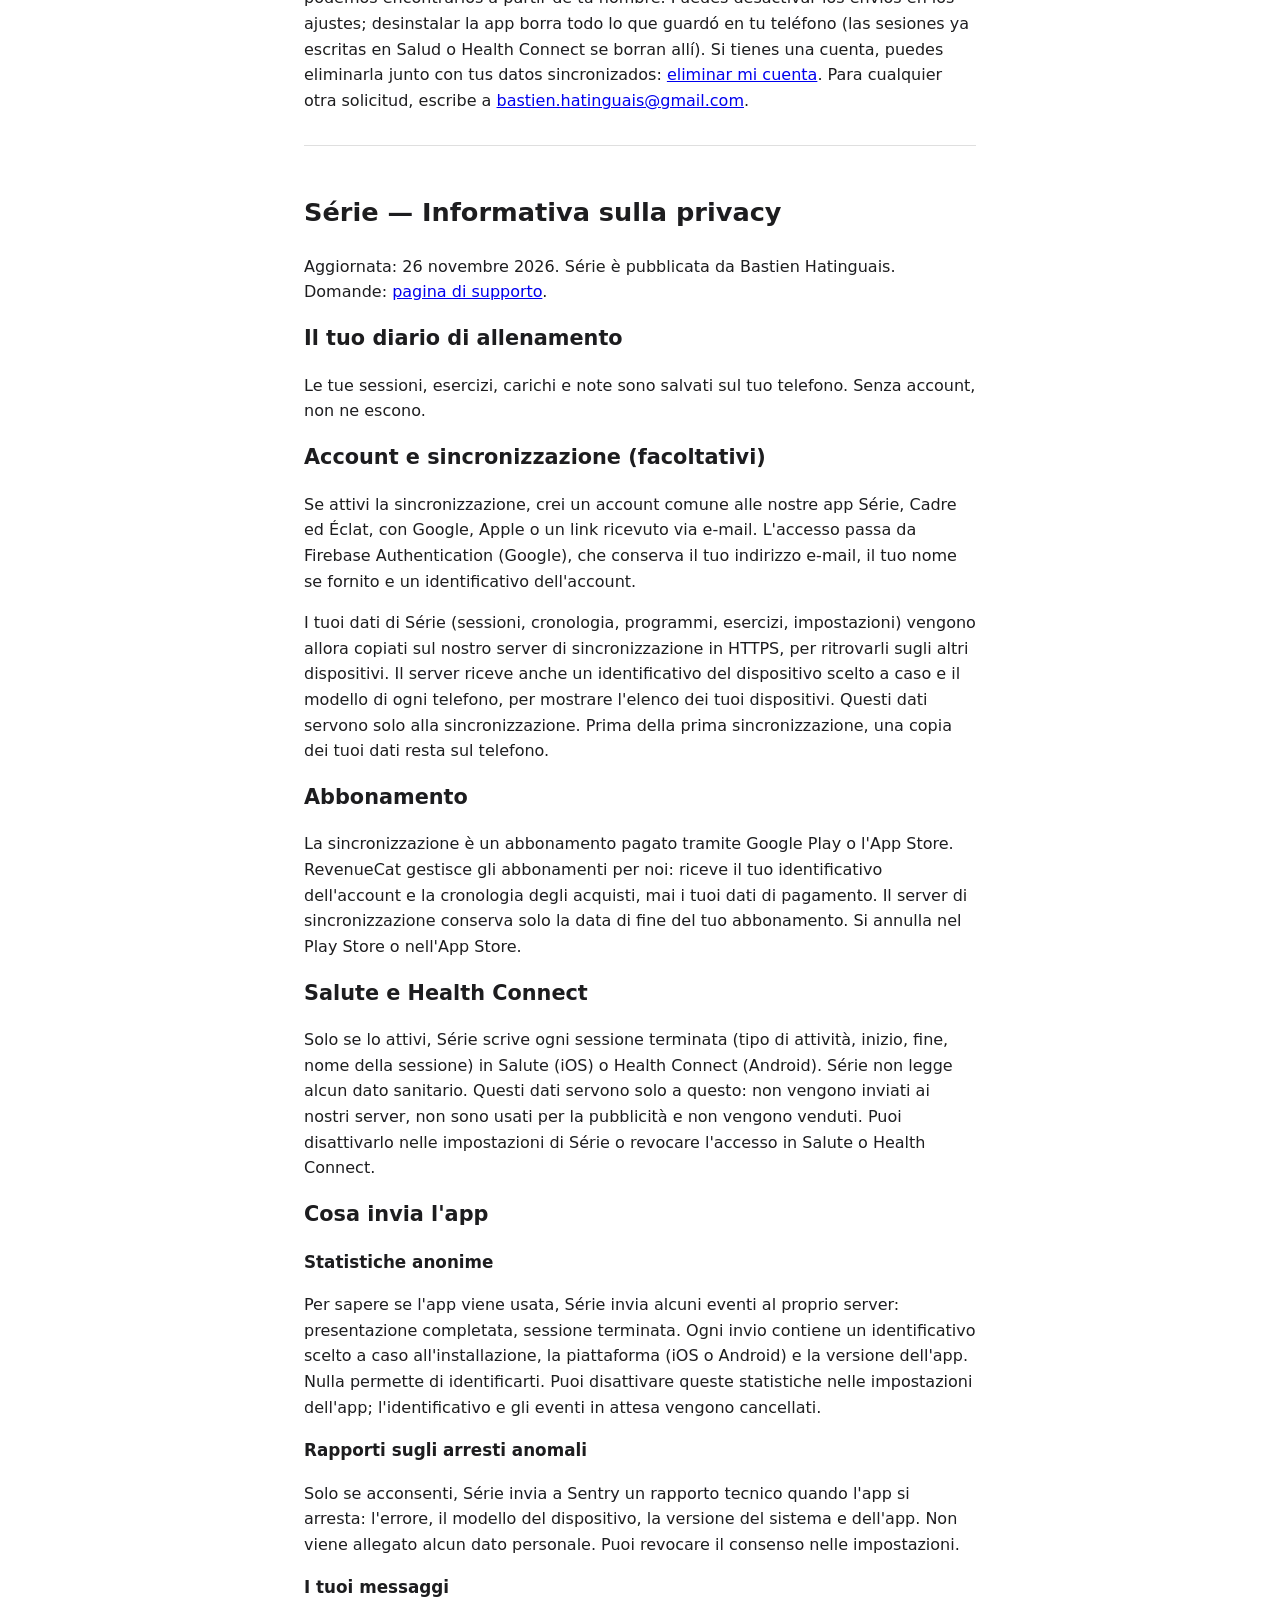
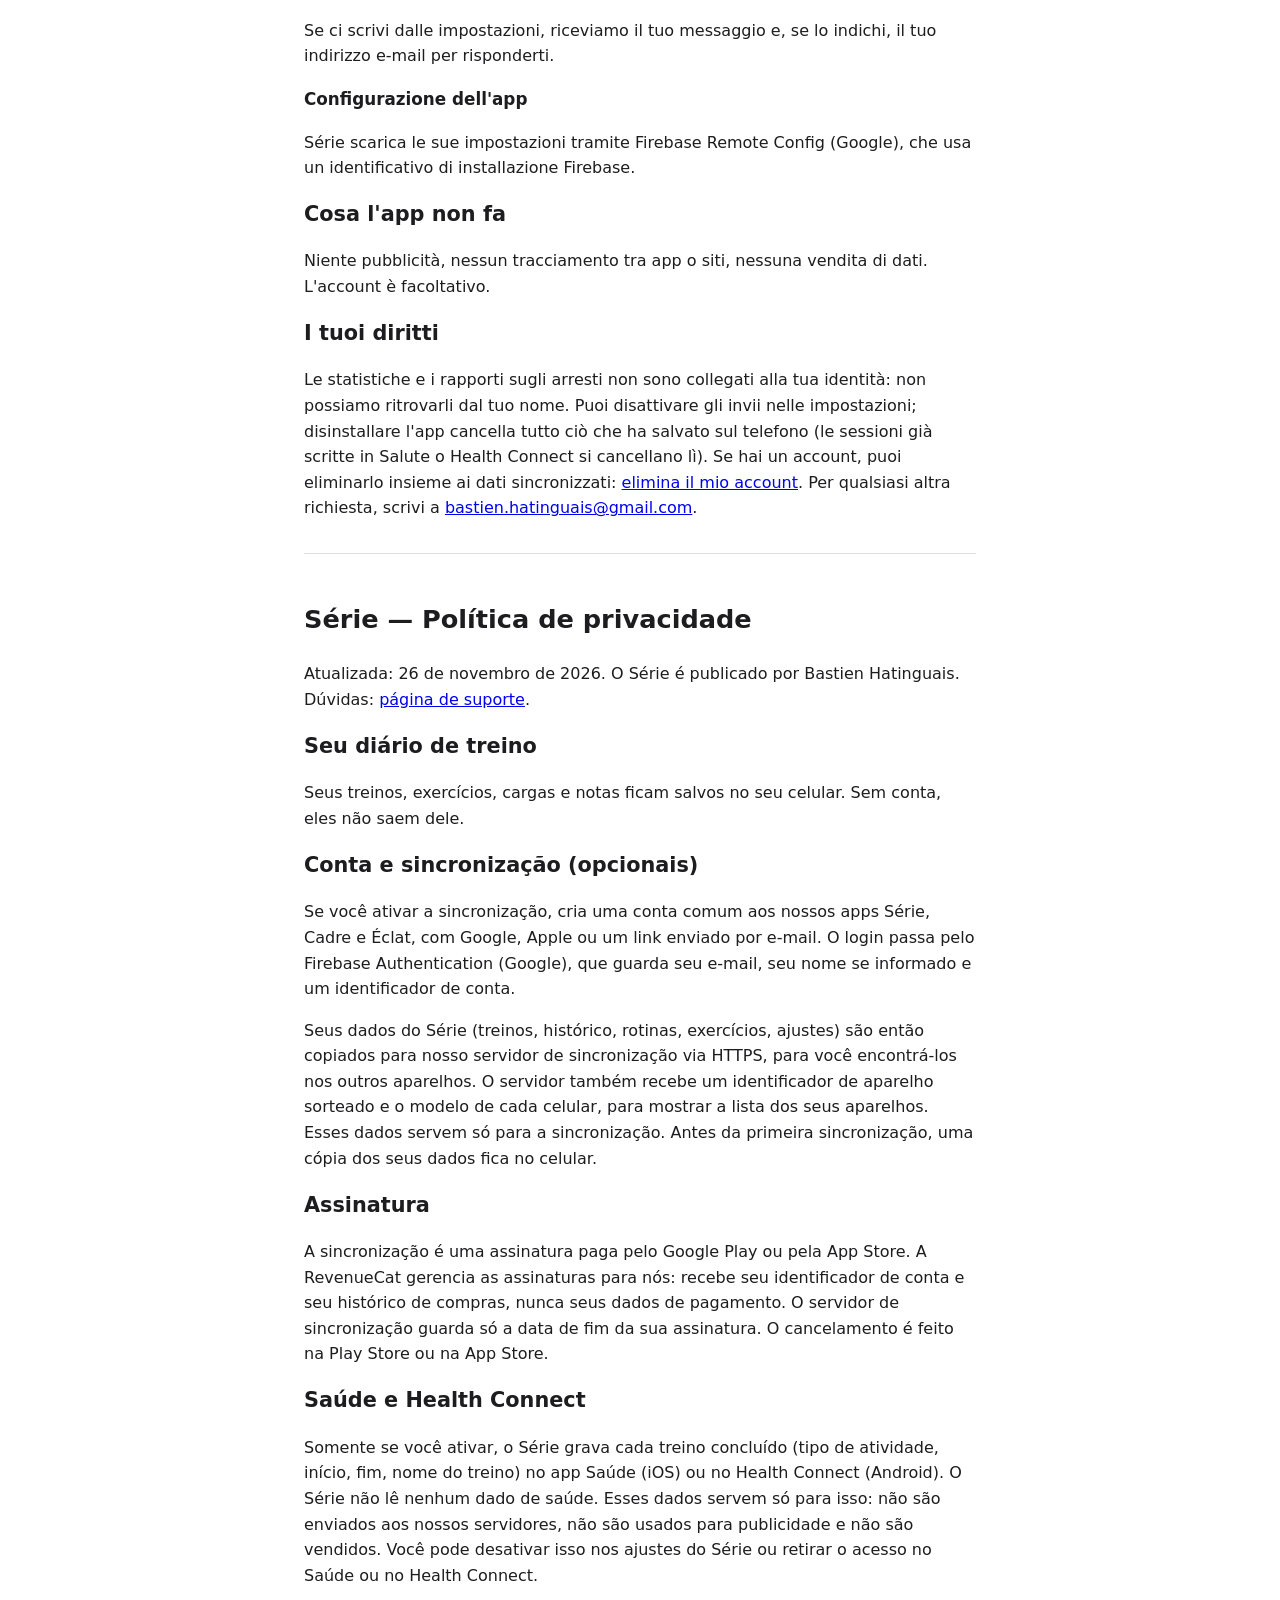
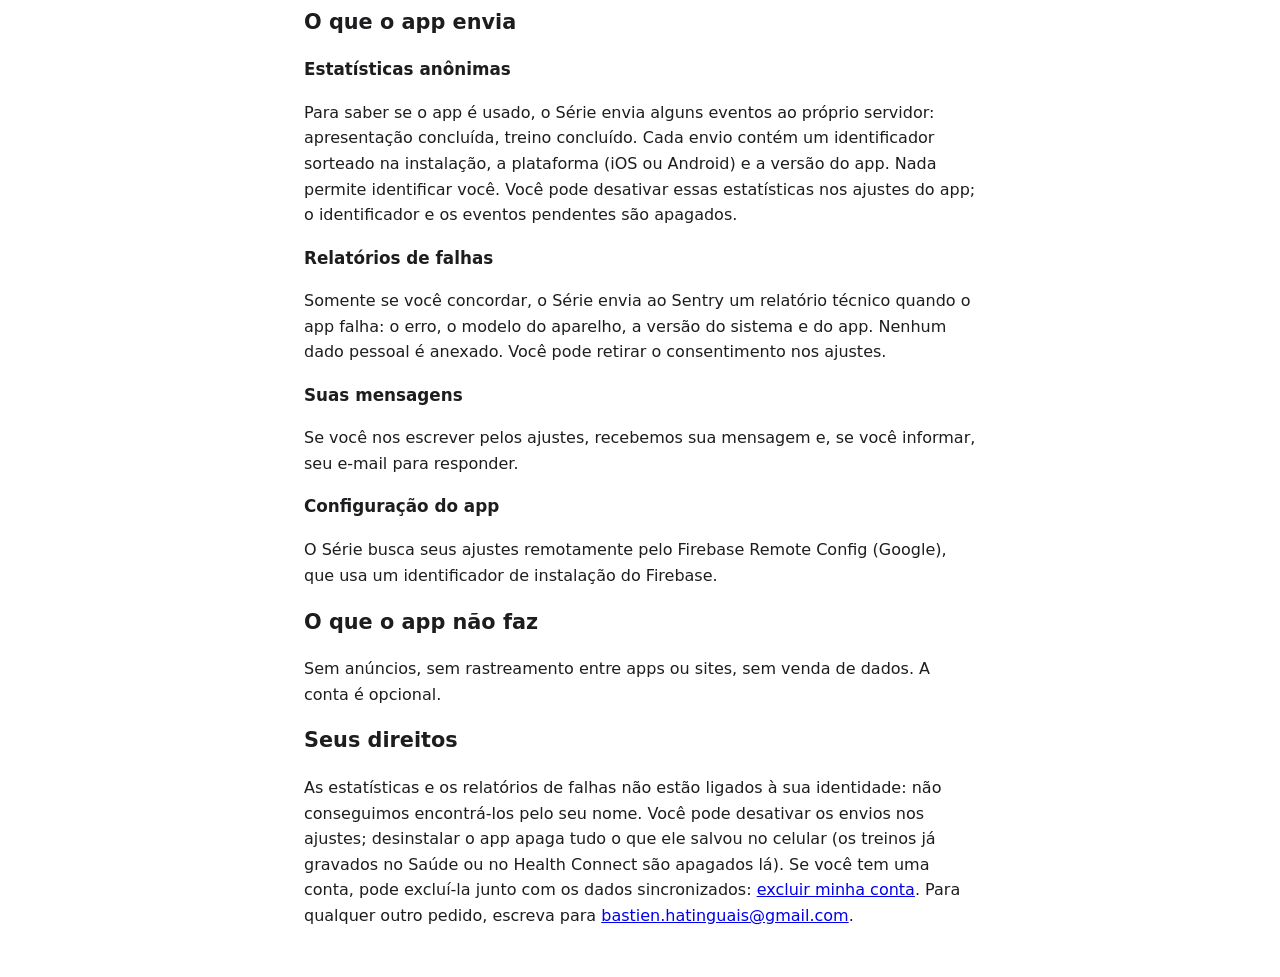
<file: serie/privacy.html>
<!doctype html>
<html lang="fr">
<head><meta charset="utf-8"><meta name="viewport" content="width=device-width,initial-scale=1">
<title>Série — Confidentialité / Privacy</title><link rel="stylesheet" href="../style.css"></head>
<body>
<nav><a href="#fr">Français</a><a href="#en">English</a><a href="#de">Deutsch</a><a href="#es">Español</a><a href="#it">Italiano</a><a href="#pt">Português</a></nav>

<section id="fr" lang="fr">
<h1>Série — Politique de confidentialité</h1>
<p>Mise à jour : 26 novembre 2026. Série est publiée par Bastien Hatinguais. Pour toute question : <a href="support.html#fr">page de support</a>.</p>
<h2>Votre carnet d'entraînement</h2>
<p>Vos séances, exercices, charges et notes sont enregistrés sur votre téléphone. Sans compte, ils n'en sortent pas.</p>
<h2>Compte et synchronisation (facultatifs)</h2>
<p>Si vous activez la synchronisation, vous créez un compte commun à nos apps Série, Cadre et Éclat, avec Google, Apple ou un lien reçu par e-mail. La connexion passe par Firebase Authentication (Google), qui conserve votre adresse e-mail, votre nom s'il est fourni et un identifiant de compte.</p>
<p>Vos données de Série (séances, historique, programmes, exercices, réglages) sont alors copiées sur notre serveur de synchronisation, en HTTPS, pour les retrouver sur vos autres appareils. Le serveur reçoit aussi un identifiant d'appareil tiré au hasard et le modèle de chaque téléphone, pour afficher la liste de vos appareils. Ces données ne servent qu'à la synchronisation. Avant la première synchronisation, une copie de vos données reste sur le téléphone.</p>
<h2>Abonnement</h2>
<p>La synchronisation est un abonnement payé via Google Play ou l'App Store. RevenueCat gère les abonnements pour nous : il reçoit votre identifiant de compte et l'historique de vos achats, jamais vos données bancaires. Le serveur de synchronisation ne retient que la date de fin de votre abonnement. La résiliation se fait dans le Play Store ou l'App Store.</p>
<h2>Santé et Health Connect</h2>
<p>Seulement si vous l'activez, Série écrit chaque séance terminée (type d'activité, début, fin, nom de la séance) dans Santé (iOS) ou Health Connect (Android). Série ne lit aucune donnée de santé. Ces données ne servent qu'à cela : elles ne sont ni envoyées à nos serveurs, ni utilisées pour la publicité, ni vendues. Vous pouvez couper cet envoi dans les réglages de Série ou retirer l'autorisation dans Santé ou Health Connect.</p>
<h2>Ce que l'app envoie</h2>
<h3>Statistiques anonymes</h3>
<p>Pour savoir si l'app est utilisée, Série envoie à son propre serveur quelques événements : fin de la présentation, séance terminée. Chaque envoi contient un identifiant tiré au hasard à l'installation, la plateforme (iOS ou Android) et la version de l'app. Rien ne permet de vous identifier. Vous pouvez couper ces statistiques dans les réglages de l'app : l'identifiant et les événements en attente sont alors effacés.</p>
<h3>Rapports de plantage</h3>
<p>Seulement si vous l'acceptez, Série envoie à Sentry un rapport technique quand l'app plante : l'erreur, le modèle de l'appareil, la version du système et de l'app. Aucune donnée personnelle n'y est jointe. Vous pouvez retirer votre accord dans les réglages.</p>
<h3>Vos messages</h3>
<p>Si vous nous écrivez depuis les réglages, nous recevons votre message et, si vous la donnez, votre adresse e-mail pour vous répondre.</p>
<h3>Configuration de l'app</h3>
<p>Série récupère ses réglages à distance via Firebase Remote Config (Google), qui utilise un identifiant d'installation Firebase.</p>
<h2>Ce que l'app ne fait pas</h2>
<p>Pas de publicité, pas de suivi entre apps ou sites, pas de vente de données. Le compte est facultatif.</p>
<h2>Vos droits</h2>
<p>Les statistiques et rapports de plantage ne sont pas liés à votre identité : nous ne pouvons pas les retrouver à partir de votre nom. Vous pouvez couper les envois dans les réglages ; désinstaller l'app efface tout ce qu'elle a enregistré sur votre téléphone (les séances déjà écrites dans Santé ou Health Connect s'y effacent). Si vous avez un compte, vous pouvez le supprimer, avec vos données synchronisées : <a href="delete-account.html#fr">supprimer mon compte</a>. Pour toute autre demande, écrivez à <a href="mailto:bastien.hatinguais@gmail.com">bastien.hatinguais@gmail.com</a>.</p>
</section>

<section id="en" lang="en">
<h1>Série — Privacy policy</h1>
<p>Updated: November 26, 2026. Série is published by Bastien Hatinguais. Questions: <a href="support.html#en">support page</a>.</p>
<h2>Your training log</h2>
<p>Your workouts, exercises, weights and notes are stored on your phone. Without an account, they never leave it.</p>
<h2>Account and sync (optional)</h2>
<p>If you turn on sync, you create an account shared by our apps Série, Cadre and Éclat, with Google, Apple or a link sent by email. Sign-in goes through Firebase Authentication (Google), which keeps your email address, your name if provided and an account identifier.</p>
<p>Your Série data (workouts, history, routines, exercises, settings) is then copied to our sync server over HTTPS, so you find it on your other devices. The server also receives a random device identifier and each phone's model, to show the list of your devices. This data is used for sync only. Before the first sync, a copy of your data is kept on the phone.</p>
<h2>Subscription</h2>
<p>Sync is a subscription paid through Google Play or the App Store. RevenueCat manages subscriptions for us: it receives your account identifier and purchase history, never your payment details. The sync server only keeps your subscription's end date. You cancel in the Play Store or the App Store.</p>
<h2>Health and Health Connect</h2>
<p>Only if you turn it on, Série writes each finished workout (activity type, start, end, workout name) to Apple Health (iOS) or Health Connect (Android). Série reads no health data. This data is used for that purpose only: it is not sent to our servers, not used for advertising and not sold. You can turn this off in Série's settings or revoke access in Health or Health Connect.</p>
<h2>What the app sends</h2>
<h3>Anonymous statistics</h3>
<p>To know whether the app is used, Série sends a few events to its own server: introduction finished, workout finished. Each request contains an identifier picked at random on install, the platform (iOS or Android) and the app version. Nothing identifies you. You can turn these statistics off in the app settings, which deletes the identifier and any pending events.</p>
<h3>Crash reports</h3>
<p>Only if you agree, Série sends a technical report to Sentry when the app crashes: the error, device model, system and app version. No personal data is attached. You can withdraw your consent in the settings.</p>
<h3>Your messages</h3>
<p>If you write to us from the settings, we receive your message and, if you provide it, your email address so we can reply.</p>
<h3>App configuration</h3>
<p>Série fetches its settings remotely through Firebase Remote Config (Google), which uses a Firebase installation identifier.</p>
<h2>What the app does not do</h2>
<p>No ads, no tracking across apps or websites, no sale of data. The account is optional.</p>
<h2>Your rights</h2>
<p>Statistics and crash reports are not linked to your identity, so we cannot look it up from your name. You can turn sending off in the settings; uninstalling the app erases everything it stored on your phone (workouts already written to Health or Health Connect can be deleted there). If you have an account, you can delete it along with your synced data: <a href="delete-account.html#en">delete my account</a>. For any other request, email <a href="mailto:bastien.hatinguais@gmail.com">bastien.hatinguais@gmail.com</a>.</p>
</section>

<section id="de" lang="de">
<h1>Série — Datenschutzerklärung</h1>
<p>Stand: 26. November 2026. Série wird von Bastien Hatinguais veröffentlicht. Fragen: <a href="support.html#de">Support-Seite</a>.</p>
<h2>Dein Trainingstagebuch</h2>
<p>Deine Einheiten, Übungen, Gewichte und Notizen werden auf deinem Handy gespeichert. Ohne Konto verlassen sie es nicht.</p>
<h2>Konto und Synchronisierung (freiwillig)</h2>
<p>Wenn du die Synchronisierung aktivierst, erstellst du ein Konto für unsere Apps Série, Cadre und Éclat, mit Google, Apple oder einem Link per E-Mail. Die Anmeldung läuft über Firebase Authentication (Google), das deine E-Mail-Adresse, deinen Namen (falls angegeben) und eine Kontokennung speichert.</p>
<p>Deine Daten aus Série (Einheiten, Verlauf, Pläne, Übungen, Einstellungen) werden dann per HTTPS auf unseren Synchronisierungsserver kopiert, damit du sie auf deinen anderen Geräten findest. Der Server erhält außerdem eine zufällige Gerätekennung und das Modell jedes Handys, um die Liste deiner Geräte anzuzeigen. Diese Daten dienen nur der Synchronisierung. Vor der ersten Synchronisierung bleibt eine Kopie deiner Daten auf dem Handy.</p>
<h2>Abo</h2>
<p>Die Synchronisierung ist ein Abo, bezahlt über Google Play oder den App Store. RevenueCat verwaltet die Abos für uns: Es erhält deine Kontokennung und deinen Kaufverlauf, nie deine Zahlungsdaten. Der Synchronisierungsserver speichert nur das Enddatum deines Abos. Gekündigt wird im Play Store oder App Store.</p>
<h2>Health und Health Connect</h2>
<p>Nur wenn du es aktivierst, schreibt Série jede beendete Einheit (Aktivitätstyp, Beginn, Ende, Name der Einheit) in Apple Health (iOS) oder Health Connect (Android). Série liest keine Gesundheitsdaten. Diese Daten dienen nur diesem Zweck: Sie werden nicht an unsere Server gesendet, nicht für Werbung genutzt und nicht verkauft. Du kannst das in den Einstellungen von Série abschalten oder den Zugriff in Health bzw. Health Connect widerrufen.</p>
<h2>Was die App sendet</h2>
<h3>Anonyme Statistiken</h3>
<p>Um zu wissen, ob die App genutzt wird, sendet Série einige Ereignisse an den eigenen Server: Einführung abgeschlossen, Einheit beendet. Jede Sendung enthält eine bei der Installation zufällig erzeugte Kennung, die Plattform (iOS oder Android) und die App-Version. Nichts davon identifiziert dich. Du kannst diese Statistiken in den Einstellungen der App abschalten; Kennung und wartende Ereignisse werden dann gelöscht.</p>
<h3>Absturzberichte</h3>
<p>Nur mit deiner Zustimmung sendet Série bei einem Absturz einen technischen Bericht an Sentry: den Fehler, das Gerätemodell, die System- und App-Version. Es werden keine personenbezogenen Daten angehängt. Du kannst deine Zustimmung in den Einstellungen widerrufen.</p>
<h3>Deine Nachrichten</h3>
<p>Wenn du uns aus den Einstellungen schreibst, erhalten wir deine Nachricht und, falls du sie angibst, deine E-Mail-Adresse, um dir zu antworten.</p>
<h3>App-Konfiguration</h3>
<p>Série lädt seine Einstellungen über Firebase Remote Config (Google), das eine Firebase-Installationskennung verwendet.</p>
<h2>Was die App nicht tut</h2>
<p>Keine Werbung, kein Tracking über Apps oder Websites hinweg, kein Verkauf von Daten. Das Konto ist freiwillig.</p>
<h2>Deine Rechte</h2>
<p>Statistiken und Absturzberichte sind nicht mit deiner Identität verknüpft; wir können sie nicht anhand deines Namens finden. Du kannst das Senden in den Einstellungen abschalten; das Deinstallieren der App löscht alles, was sie auf deinem Handy gespeichert hat (bereits in Health oder Health Connect geschriebene Einheiten löschst du dort). Wenn du ein Konto hast, kannst du es samt synchronisierten Daten löschen: <a href="delete-account.html#de">Mein Konto löschen</a>. Für andere Anfragen schreib an <a href="mailto:bastien.hatinguais@gmail.com">bastien.hatinguais@gmail.com</a>.</p>
</section>

<section id="es" lang="es">
<h1>Série — Política de privacidad</h1>
<p>Actualizada: 26 de noviembre de 2026. Série está publicada por Bastien Hatinguais. Preguntas: <a href="support.html#es">página de soporte</a>.</p>
<h2>Tu diario de entrenamiento</h2>
<p>Tus sesiones, ejercicios, cargas y notas se guardan en tu teléfono. Sin cuenta, no salen de él.</p>
<h2>Cuenta y sincronización (opcionales)</h2>
<p>Si activas la sincronización, creas una cuenta común a nuestras apps Série, Cadre y Éclat, con Google, Apple o un enlace enviado por correo. El inicio de sesión pasa por Firebase Authentication (Google), que guarda tu correo, tu nombre si lo das y un identificador de cuenta.</p>
<p>Tus datos de Série (sesiones, historial, rutinas, ejercicios, ajustes) se copian entonces a nuestro servidor de sincronización por HTTPS, para encontrarlos en tus otros dispositivos. El servidor recibe también un identificador de dispositivo aleatorio y el modelo de cada teléfono, para mostrar la lista de tus dispositivos. Estos datos solo sirven para la sincronización. Antes de la primera sincronización, se guarda una copia de tus datos en el teléfono.</p>
<h2>Suscripción</h2>
<p>La sincronización es una suscripción pagada mediante Google Play o el App Store. RevenueCat gestiona las suscripciones por nosotros: recibe tu identificador de cuenta y tu historial de compras, nunca tus datos de pago. El servidor de sincronización solo guarda la fecha de fin de tu suscripción. Se cancela en Play Store o App Store.</p>
<h2>Salud y Health Connect</h2>
<p>Solo si lo activas, Série escribe cada sesión terminada (tipo de actividad, inicio, fin, nombre de la sesión) en Salud (iOS) o Health Connect (Android). Série no lee ningún dato de salud. Estos datos solo sirven para eso: no se envían a nuestros servidores, no se usan para publicidad y no se venden. Puedes desactivarlo en los ajustes de Série o retirar el permiso en Salud o Health Connect.</p>
<h2>Lo que envía la app</h2>
<h3>Estadísticas anónimas</h3>
<p>Para saber si la app se usa, Série envía algunos eventos a su propio servidor: presentación terminada, sesión terminada. Cada envío contiene un identificador elegido al azar en la instalación, la plataforma (iOS o Android) y la versión de la app. Nada permite identificarte. Puedes desactivar estas estadísticas en los ajustes de la app; el identificador y los eventos pendientes se borran.</p>
<h3>Informes de errores</h3>
<p>Solo si lo aceptas, Série envía a Sentry un informe técnico cuando la app se cierra por un error: el error, el modelo del dispositivo, la versión del sistema y de la app. No se adjuntan datos personales. Puedes retirar tu consentimiento en los ajustes.</p>
<h3>Tus mensajes</h3>
<p>Si nos escribes desde los ajustes, recibimos tu mensaje y, si lo indicas, tu correo electrónico para responderte.</p>
<h3>Configuración de la app</h3>
<p>Série obtiene sus ajustes a distancia mediante Firebase Remote Config (Google), que usa un identificador de instalación de Firebase.</p>
<h2>Lo que la app no hace</h2>
<p>Sin anuncios, sin seguimiento entre apps o sitios web, sin venta de datos. La cuenta es opcional.</p>
<h2>Tus derechos</h2>
<p>Las estadísticas y los informes de errores no están vinculados a tu identidad: no podemos encontrarlos a partir de tu nombre. Puedes desactivar los envíos en los ajustes; desinstalar la app borra todo lo que guardó en tu teléfono (las sesiones ya escritas en Salud o Health Connect se borran allí). Si tienes una cuenta, puedes eliminarla junto con tus datos sincronizados: <a href="delete-account.html#es">eliminar mi cuenta</a>. Para cualquier otra solicitud, escribe a <a href="mailto:bastien.hatinguais@gmail.com">bastien.hatinguais@gmail.com</a>.</p>
</section>

<section id="it" lang="it">
<h1>Série — Informativa sulla privacy</h1>
<p>Aggiornata: 26 novembre 2026. Série è pubblicata da Bastien Hatinguais. Domande: <a href="support.html#it">pagina di supporto</a>.</p>
<h2>Il tuo diario di allenamento</h2>
<p>Le tue sessioni, esercizi, carichi e note sono salvati sul tuo telefono. Senza account, non ne escono.</p>
<h2>Account e sincronizzazione (facoltativi)</h2>
<p>Se attivi la sincronizzazione, crei un account comune alle nostre app Série, Cadre ed Éclat, con Google, Apple o un link ricevuto via e-mail. L'accesso passa da Firebase Authentication (Google), che conserva il tuo indirizzo e-mail, il tuo nome se fornito e un identificativo dell'account.</p>
<p>I tuoi dati di Série (sessioni, cronologia, programmi, esercizi, impostazioni) vengono allora copiati sul nostro server di sincronizzazione in HTTPS, per ritrovarli sugli altri dispositivi. Il server riceve anche un identificativo del dispositivo scelto a caso e il modello di ogni telefono, per mostrare l'elenco dei tuoi dispositivi. Questi dati servono solo alla sincronizzazione. Prima della prima sincronizzazione, una copia dei tuoi dati resta sul telefono.</p>
<h2>Abbonamento</h2>
<p>La sincronizzazione è un abbonamento pagato tramite Google Play o l'App Store. RevenueCat gestisce gli abbonamenti per noi: riceve il tuo identificativo dell'account e la cronologia degli acquisti, mai i tuoi dati di pagamento. Il server di sincronizzazione conserva solo la data di fine del tuo abbonamento. Si annulla nel Play Store o nell'App Store.</p>
<h2>Salute e Health Connect</h2>
<p>Solo se lo attivi, Série scrive ogni sessione terminata (tipo di attività, inizio, fine, nome della sessione) in Salute (iOS) o Health Connect (Android). Série non legge alcun dato sanitario. Questi dati servono solo a questo: non vengono inviati ai nostri server, non sono usati per la pubblicità e non vengono venduti. Puoi disattivarlo nelle impostazioni di Série o revocare l'accesso in Salute o Health Connect.</p>
<h2>Cosa invia l'app</h2>
<h3>Statistiche anonime</h3>
<p>Per sapere se l'app viene usata, Série invia alcuni eventi al proprio server: presentazione completata, sessione terminata. Ogni invio contiene un identificativo scelto a caso all'installazione, la piattaforma (iOS o Android) e la versione dell'app. Nulla permette di identificarti. Puoi disattivare queste statistiche nelle impostazioni dell'app; l'identificativo e gli eventi in attesa vengono cancellati.</p>
<h3>Rapporti sugli arresti anomali</h3>
<p>Solo se acconsenti, Série invia a Sentry un rapporto tecnico quando l'app si arresta: l'errore, il modello del dispositivo, la versione del sistema e dell'app. Non viene allegato alcun dato personale. Puoi revocare il consenso nelle impostazioni.</p>
<h3>I tuoi messaggi</h3>
<p>Se ci scrivi dalle impostazioni, riceviamo il tuo messaggio e, se lo indichi, il tuo indirizzo e-mail per risponderti.</p>
<h3>Configurazione dell'app</h3>
<p>Série scarica le sue impostazioni tramite Firebase Remote Config (Google), che usa un identificativo di installazione Firebase.</p>
<h2>Cosa l'app non fa</h2>
<p>Niente pubblicità, nessun tracciamento tra app o siti, nessuna vendita di dati. L'account è facoltativo.</p>
<h2>I tuoi diritti</h2>
<p>Le statistiche e i rapporti sugli arresti non sono collegati alla tua identità: non possiamo ritrovarli dal tuo nome. Puoi disattivare gli invii nelle impostazioni; disinstallare l'app cancella tutto ciò che ha salvato sul telefono (le sessioni già scritte in Salute o Health Connect si cancellano lì). Se hai un account, puoi eliminarlo insieme ai dati sincronizzati: <a href="delete-account.html#it">elimina il mio account</a>. Per qualsiasi altra richiesta, scrivi a <a href="mailto:bastien.hatinguais@gmail.com">bastien.hatinguais@gmail.com</a>.</p>
</section>

<section id="pt" lang="pt">
<h1>Série — Política de privacidade</h1>
<p>Atualizada: 26 de novembro de 2026. O Série é publicado por Bastien Hatinguais. Dúvidas: <a href="support.html#pt">página de suporte</a>.</p>
<h2>Seu diário de treino</h2>
<p>Seus treinos, exercícios, cargas e notas ficam salvos no seu celular. Sem conta, eles não saem dele.</p>
<h2>Conta e sincronização (opcionais)</h2>
<p>Se você ativar a sincronização, cria uma conta comum aos nossos apps Série, Cadre e Éclat, com Google, Apple ou um link enviado por e-mail. O login passa pelo Firebase Authentication (Google), que guarda seu e-mail, seu nome se informado e um identificador de conta.</p>
<p>Seus dados do Série (treinos, histórico, rotinas, exercícios, ajustes) são então copiados para nosso servidor de sincronização via HTTPS, para você encontrá-los nos outros aparelhos. O servidor também recebe um identificador de aparelho sorteado e o modelo de cada celular, para mostrar a lista dos seus aparelhos. Esses dados servem só para a sincronização. Antes da primeira sincronização, uma cópia dos seus dados fica no celular.</p>
<h2>Assinatura</h2>
<p>A sincronização é uma assinatura paga pelo Google Play ou pela App Store. A RevenueCat gerencia as assinaturas para nós: recebe seu identificador de conta e seu histórico de compras, nunca seus dados de pagamento. O servidor de sincronização guarda só a data de fim da sua assinatura. O cancelamento é feito na Play Store ou na App Store.</p>
<h2>Saúde e Health Connect</h2>
<p>Somente se você ativar, o Série grava cada treino concluído (tipo de atividade, início, fim, nome do treino) no app Saúde (iOS) ou no Health Connect (Android). O Série não lê nenhum dado de saúde. Esses dados servem só para isso: não são enviados aos nossos servidores, não são usados para publicidade e não são vendidos. Você pode desativar isso nos ajustes do Série ou retirar o acesso no Saúde ou no Health Connect.</p>
<h2>O que o app envia</h2>
<h3>Estatísticas anônimas</h3>
<p>Para saber se o app é usado, o Série envia alguns eventos ao próprio servidor: apresentação concluída, treino concluído. Cada envio contém um identificador sorteado na instalação, a plataforma (iOS ou Android) e a versão do app. Nada permite identificar você. Você pode desativar essas estatísticas nos ajustes do app; o identificador e os eventos pendentes são apagados.</p>
<h3>Relatórios de falhas</h3>
<p>Somente se você concordar, o Série envia ao Sentry um relatório técnico quando o app falha: o erro, o modelo do aparelho, a versão do sistema e do app. Nenhum dado pessoal é anexado. Você pode retirar o consentimento nos ajustes.</p>
<h3>Suas mensagens</h3>
<p>Se você nos escrever pelos ajustes, recebemos sua mensagem e, se você informar, seu e-mail para responder.</p>
<h3>Configuração do app</h3>
<p>O Série busca seus ajustes remotamente pelo Firebase Remote Config (Google), que usa um identificador de instalação do Firebase.</p>
<h2>O que o app não faz</h2>
<p>Sem anúncios, sem rastreamento entre apps ou sites, sem venda de dados. A conta é opcional.</p>
<h2>Seus direitos</h2>
<p>As estatísticas e os relatórios de falhas não estão ligados à sua identidade: não conseguimos encontrá-los pelo seu nome. Você pode desativar os envios nos ajustes; desinstalar o app apaga tudo o que ele salvou no celular (os treinos já gravados no Saúde ou no Health Connect são apagados lá). Se você tem uma conta, pode excluí-la junto com os dados sincronizados: <a href="delete-account.html#pt">excluir minha conta</a>. Para qualquer outro pedido, escreva para <a href="mailto:bastien.hatinguais@gmail.com">bastien.hatinguais@gmail.com</a>.</p>
</section>
</body>
</html>
</file>
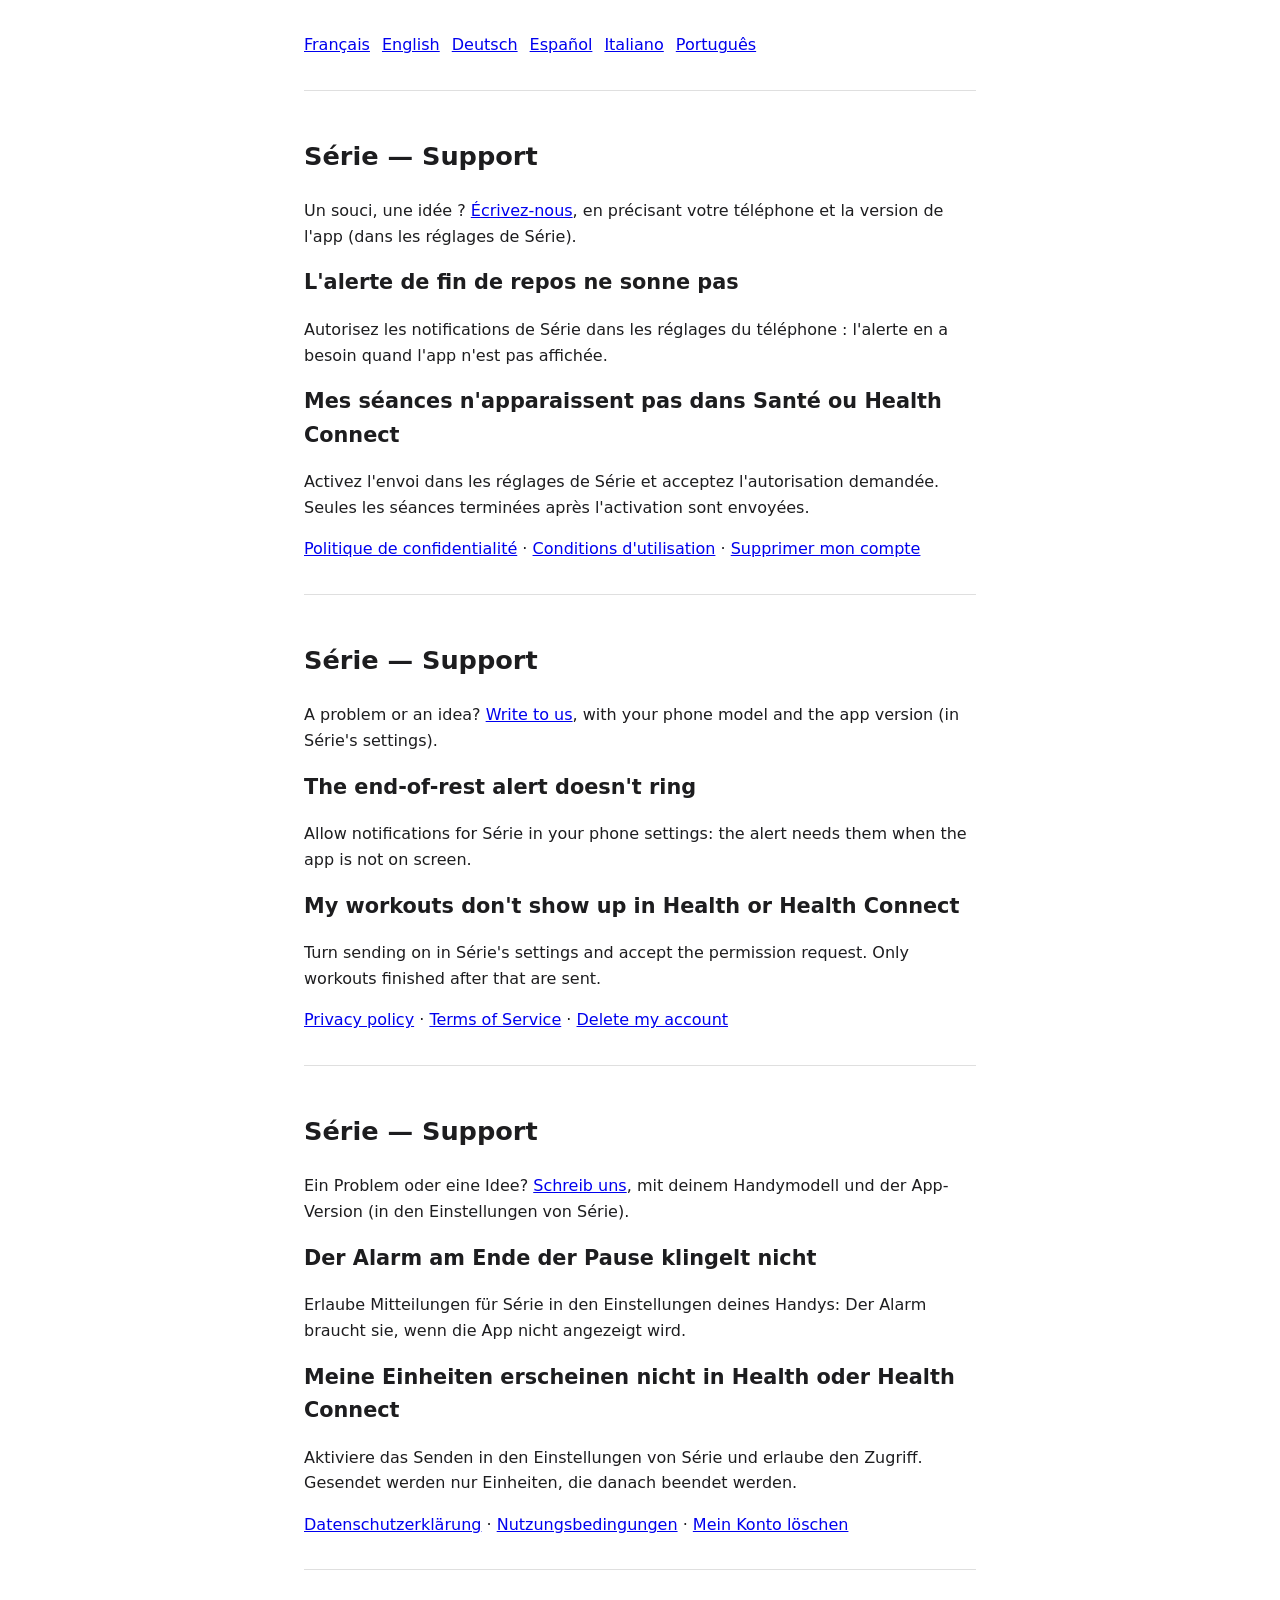
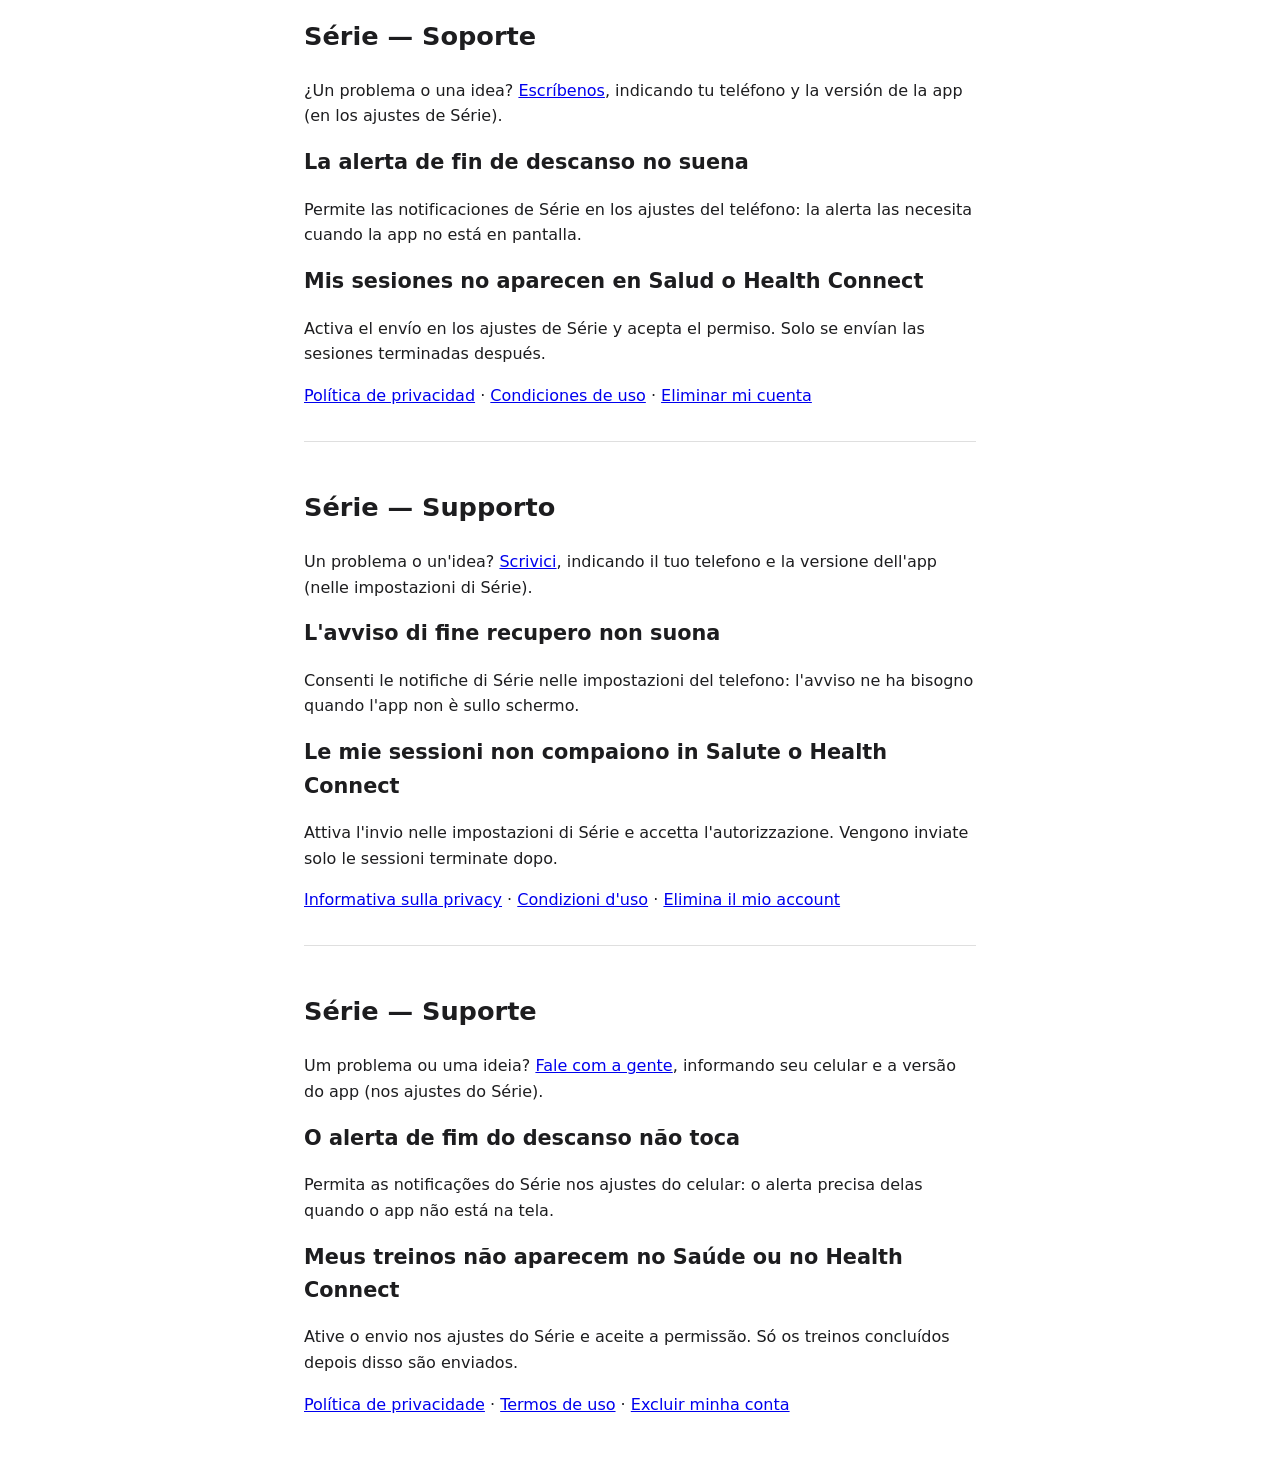
<file: serie/support.html>
<!doctype html>
<html lang="fr">
<head><meta charset="utf-8"><meta name="viewport" content="width=device-width,initial-scale=1">
<title>Série — Support</title><link rel="stylesheet" href="../style.css"></head>
<body>
<nav><a href="#fr">Français</a><a href="#en">English</a><a href="#de">Deutsch</a><a href="#es">Español</a><a href="#it">Italiano</a><a href="#pt">Português</a></nav>

<section id="fr" lang="fr">
<h1>Série — Support</h1>
<p>Un souci, une idée ? <a href="https://github.com/bastienhatinguais/app-pages/issues/new?title=S%C3%A9rie%20%3A%20">Écrivez-nous</a>, en précisant votre téléphone et la version de l'app (dans les réglages de Série).</p>
<h2>L'alerte de fin de repos ne sonne pas</h2>
<p>Autorisez les notifications de Série dans les réglages du téléphone : l'alerte en a besoin quand l'app n'est pas affichée.</p>
<h2>Mes séances n'apparaissent pas dans Santé ou Health Connect</h2>
<p>Activez l'envoi dans les réglages de Série et acceptez l'autorisation demandée. Seules les séances terminées après l'activation sont envoyées.</p>
<p><a href="privacy.html#fr">Politique de confidentialité</a> · <a href="terms.html#fr">Conditions d'utilisation</a> · <a href="delete-account.html#fr">Supprimer mon compte</a></p>
</section>

<section id="en" lang="en">
<h1>Série — Support</h1>
<p>A problem or an idea? <a href="https://github.com/bastienhatinguais/app-pages/issues/new?title=S%C3%A9rie%3A%20">Write to us</a>, with your phone model and the app version (in Série's settings).</p>
<h2>The end-of-rest alert doesn't ring</h2>
<p>Allow notifications for Série in your phone settings: the alert needs them when the app is not on screen.</p>
<h2>My workouts don't show up in Health or Health Connect</h2>
<p>Turn sending on in Série's settings and accept the permission request. Only workouts finished after that are sent.</p>
<p><a href="privacy.html#en">Privacy policy</a> · <a href="terms.html#en">Terms of Service</a> · <a href="delete-account.html#en">Delete my account</a></p>
</section>

<section id="de" lang="de">
<h1>Série — Support</h1>
<p>Ein Problem oder eine Idee? <a href="https://github.com/bastienhatinguais/app-pages/issues/new?title=S%C3%A9rie%3A%20">Schreib uns</a>, mit deinem Handymodell und der App-Version (in den Einstellungen von Série).</p>
<h2>Der Alarm am Ende der Pause klingelt nicht</h2>
<p>Erlaube Mitteilungen für Série in den Einstellungen deines Handys: Der Alarm braucht sie, wenn die App nicht angezeigt wird.</p>
<h2>Meine Einheiten erscheinen nicht in Health oder Health Connect</h2>
<p>Aktiviere das Senden in den Einstellungen von Série und erlaube den Zugriff. Gesendet werden nur Einheiten, die danach beendet werden.</p>
<p><a href="privacy.html#de">Datenschutzerklärung</a> · <a href="terms.html#de">Nutzungsbedingungen</a> · <a href="delete-account.html#de">Mein Konto löschen</a></p>
</section>

<section id="es" lang="es">
<h1>Série — Soporte</h1>
<p>¿Un problema o una idea? <a href="https://github.com/bastienhatinguais/app-pages/issues/new?title=S%C3%A9rie%3A%20">Escríbenos</a>, indicando tu teléfono y la versión de la app (en los ajustes de Série).</p>
<h2>La alerta de fin de descanso no suena</h2>
<p>Permite las notificaciones de Série en los ajustes del teléfono: la alerta las necesita cuando la app no está en pantalla.</p>
<h2>Mis sesiones no aparecen en Salud o Health Connect</h2>
<p>Activa el envío en los ajustes de Série y acepta el permiso. Solo se envían las sesiones terminadas después.</p>
<p><a href="privacy.html#es">Política de privacidad</a> · <a href="terms.html#es">Condiciones de uso</a> · <a href="delete-account.html#es">Eliminar mi cuenta</a></p>
</section>

<section id="it" lang="it">
<h1>Série — Supporto</h1>
<p>Un problema o un'idea? <a href="https://github.com/bastienhatinguais/app-pages/issues/new?title=S%C3%A9rie%3A%20">Scrivici</a>, indicando il tuo telefono e la versione dell'app (nelle impostazioni di Série).</p>
<h2>L'avviso di fine recupero non suona</h2>
<p>Consenti le notifiche di Série nelle impostazioni del telefono: l'avviso ne ha bisogno quando l'app non è sullo schermo.</p>
<h2>Le mie sessioni non compaiono in Salute o Health Connect</h2>
<p>Attiva l'invio nelle impostazioni di Série e accetta l'autorizzazione. Vengono inviate solo le sessioni terminate dopo.</p>
<p><a href="privacy.html#it">Informativa sulla privacy</a> · <a href="terms.html#it">Condizioni d'uso</a> · <a href="delete-account.html#it">Elimina il mio account</a></p>
</section>

<section id="pt" lang="pt">
<h1>Série — Suporte</h1>
<p>Um problema ou uma ideia? <a href="https://github.com/bastienhatinguais/app-pages/issues/new?title=S%C3%A9rie%3A%20">Fale com a gente</a>, informando seu celular e a versão do app (nos ajustes do Série).</p>
<h2>O alerta de fim do descanso não toca</h2>
<p>Permita as notificações do Série nos ajustes do celular: o alerta precisa delas quando o app não está na tela.</p>
<h2>Meus treinos não aparecem no Saúde ou no Health Connect</h2>
<p>Ative o envio nos ajustes do Série e aceite a permissão. Só os treinos concluídos depois disso são enviados.</p>
<p><a href="privacy.html#pt">Política de privacidade</a> · <a href="terms.html#pt">Termos de uso</a> · <a href="delete-account.html#pt">Excluir minha conta</a></p>
</section>
</body>
</html>
</file>
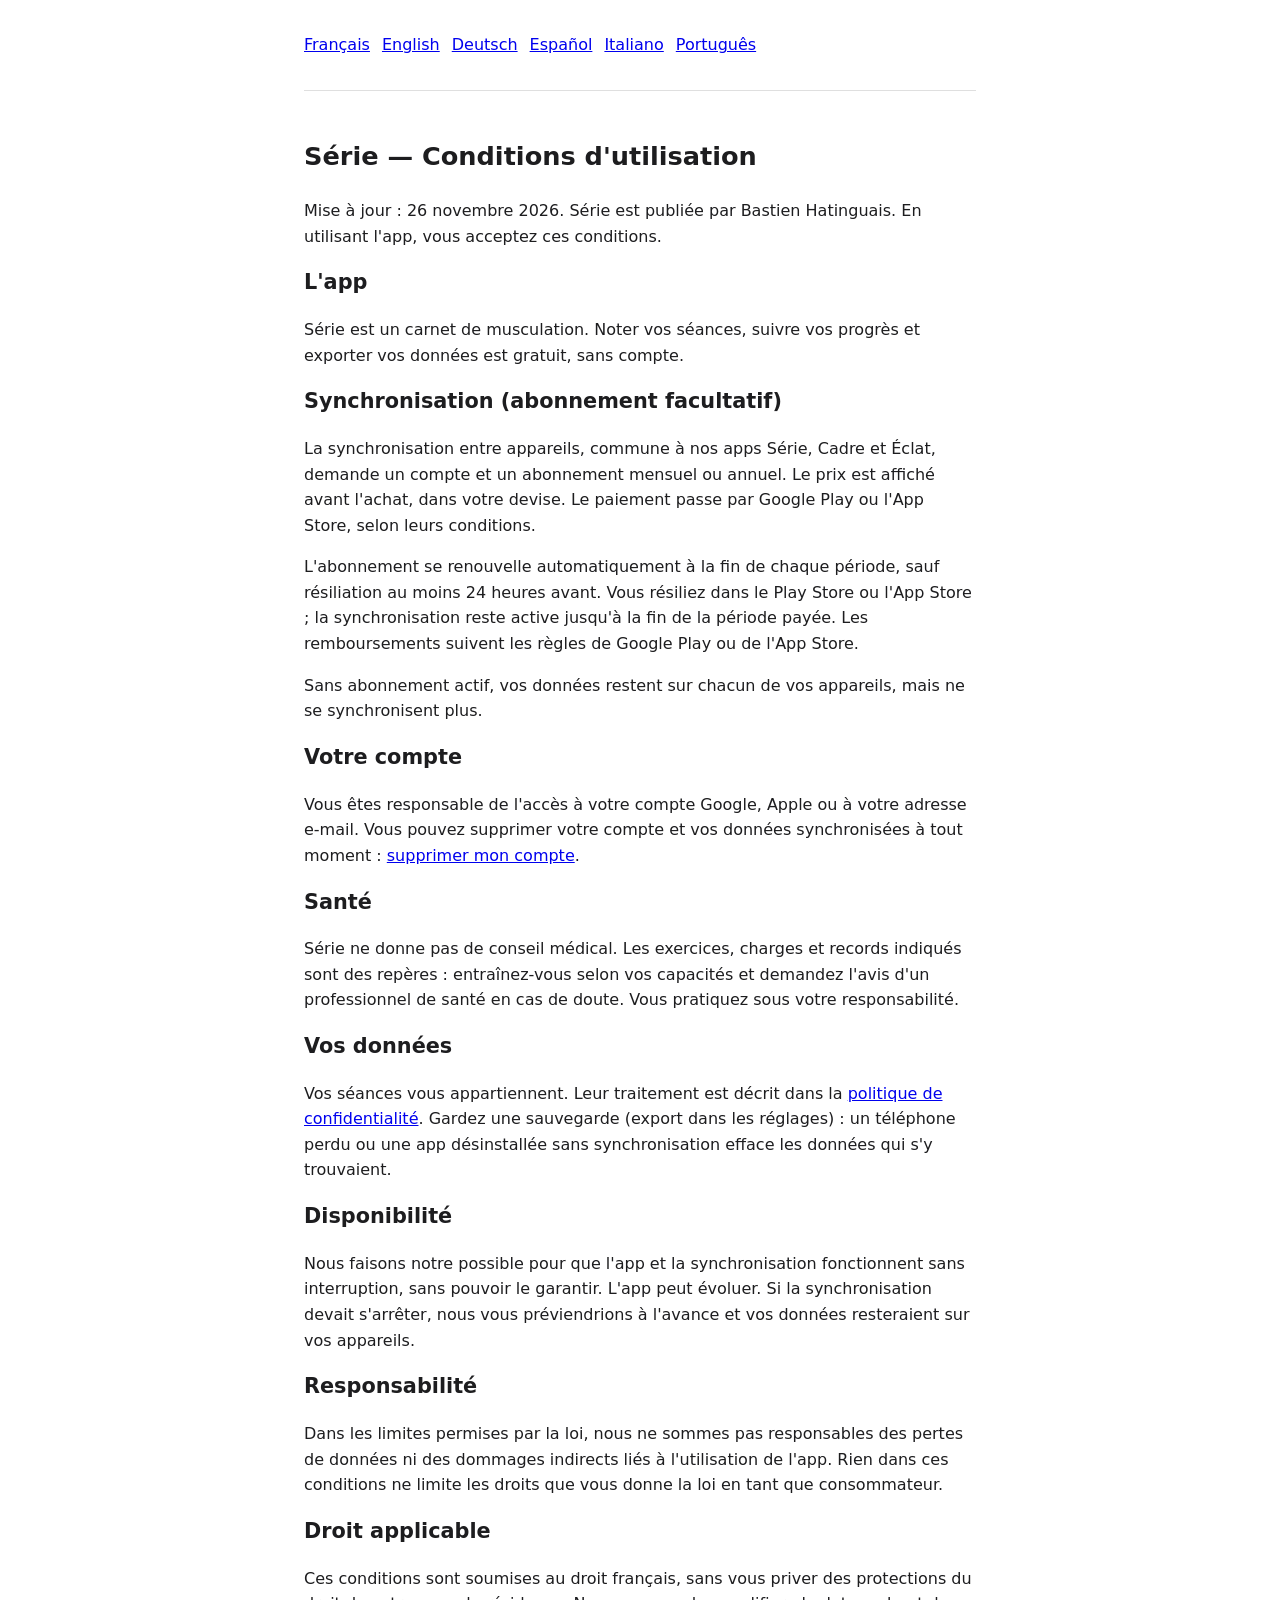
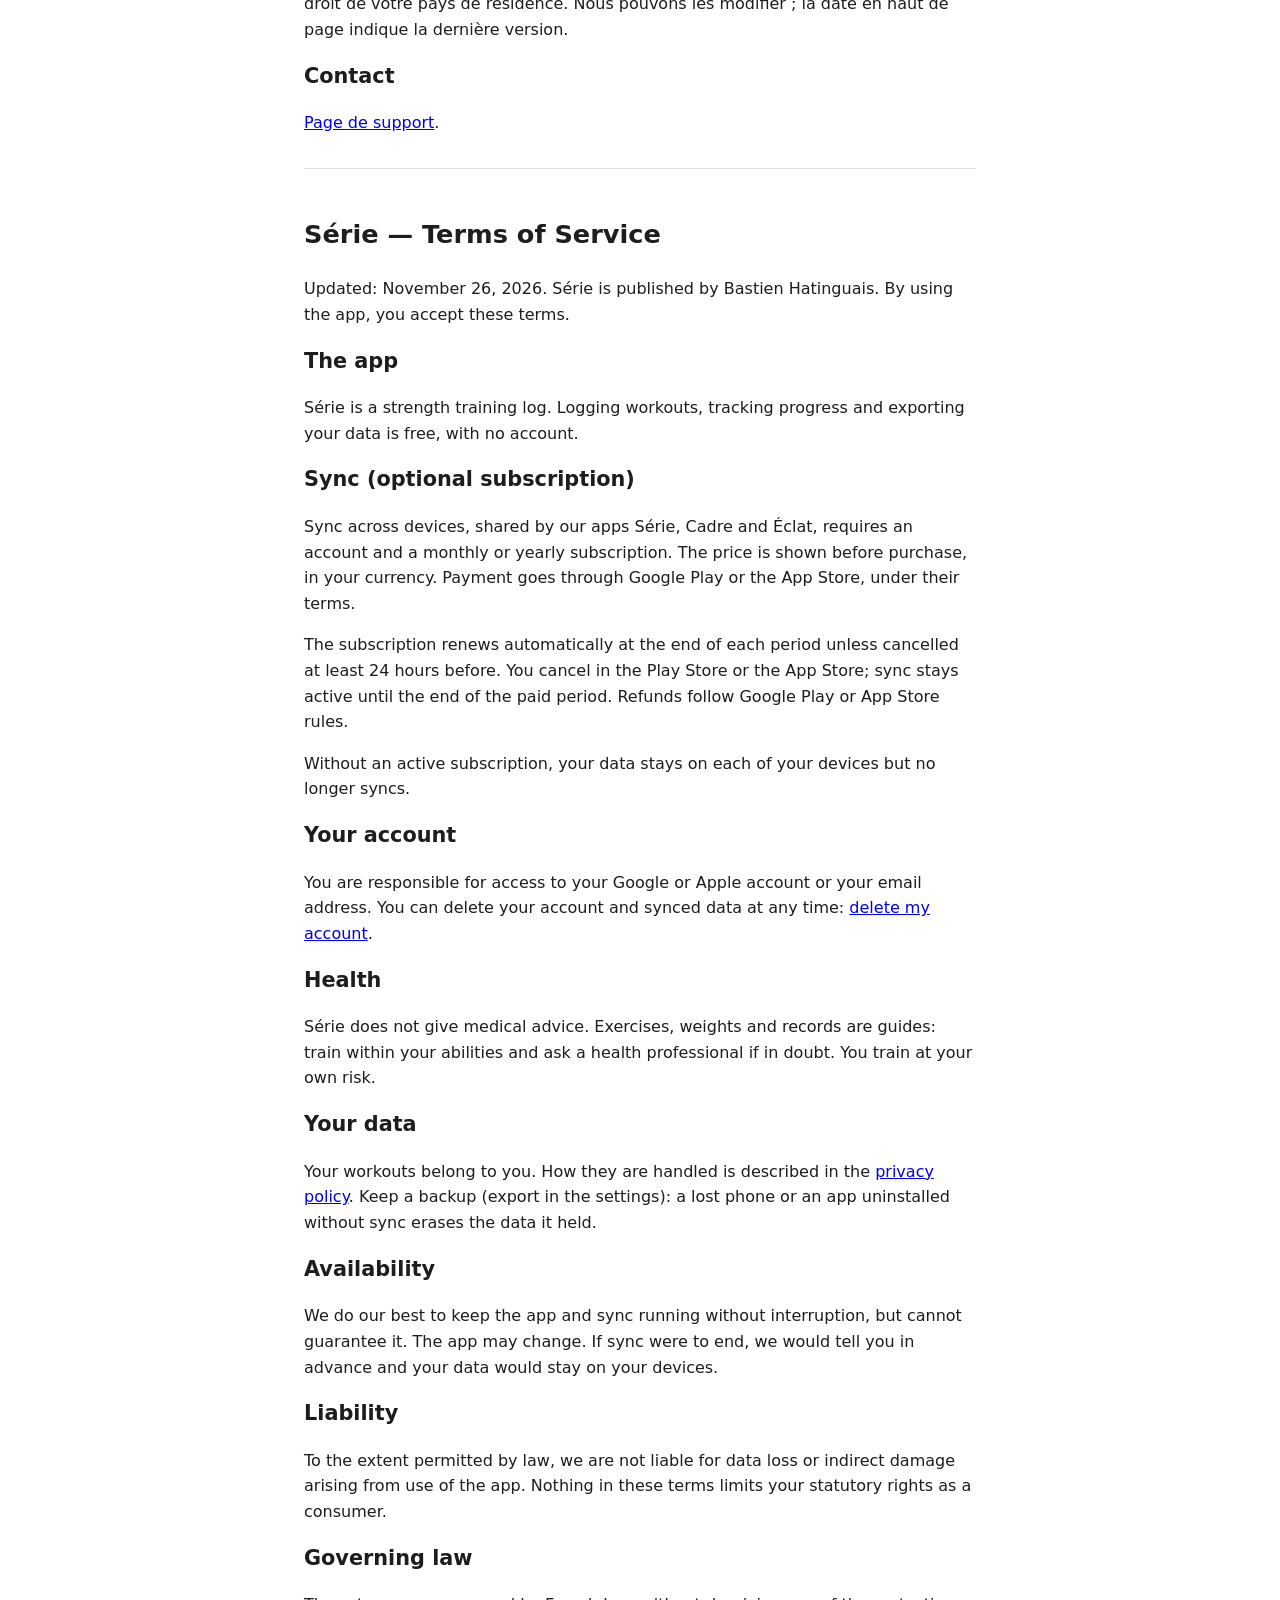
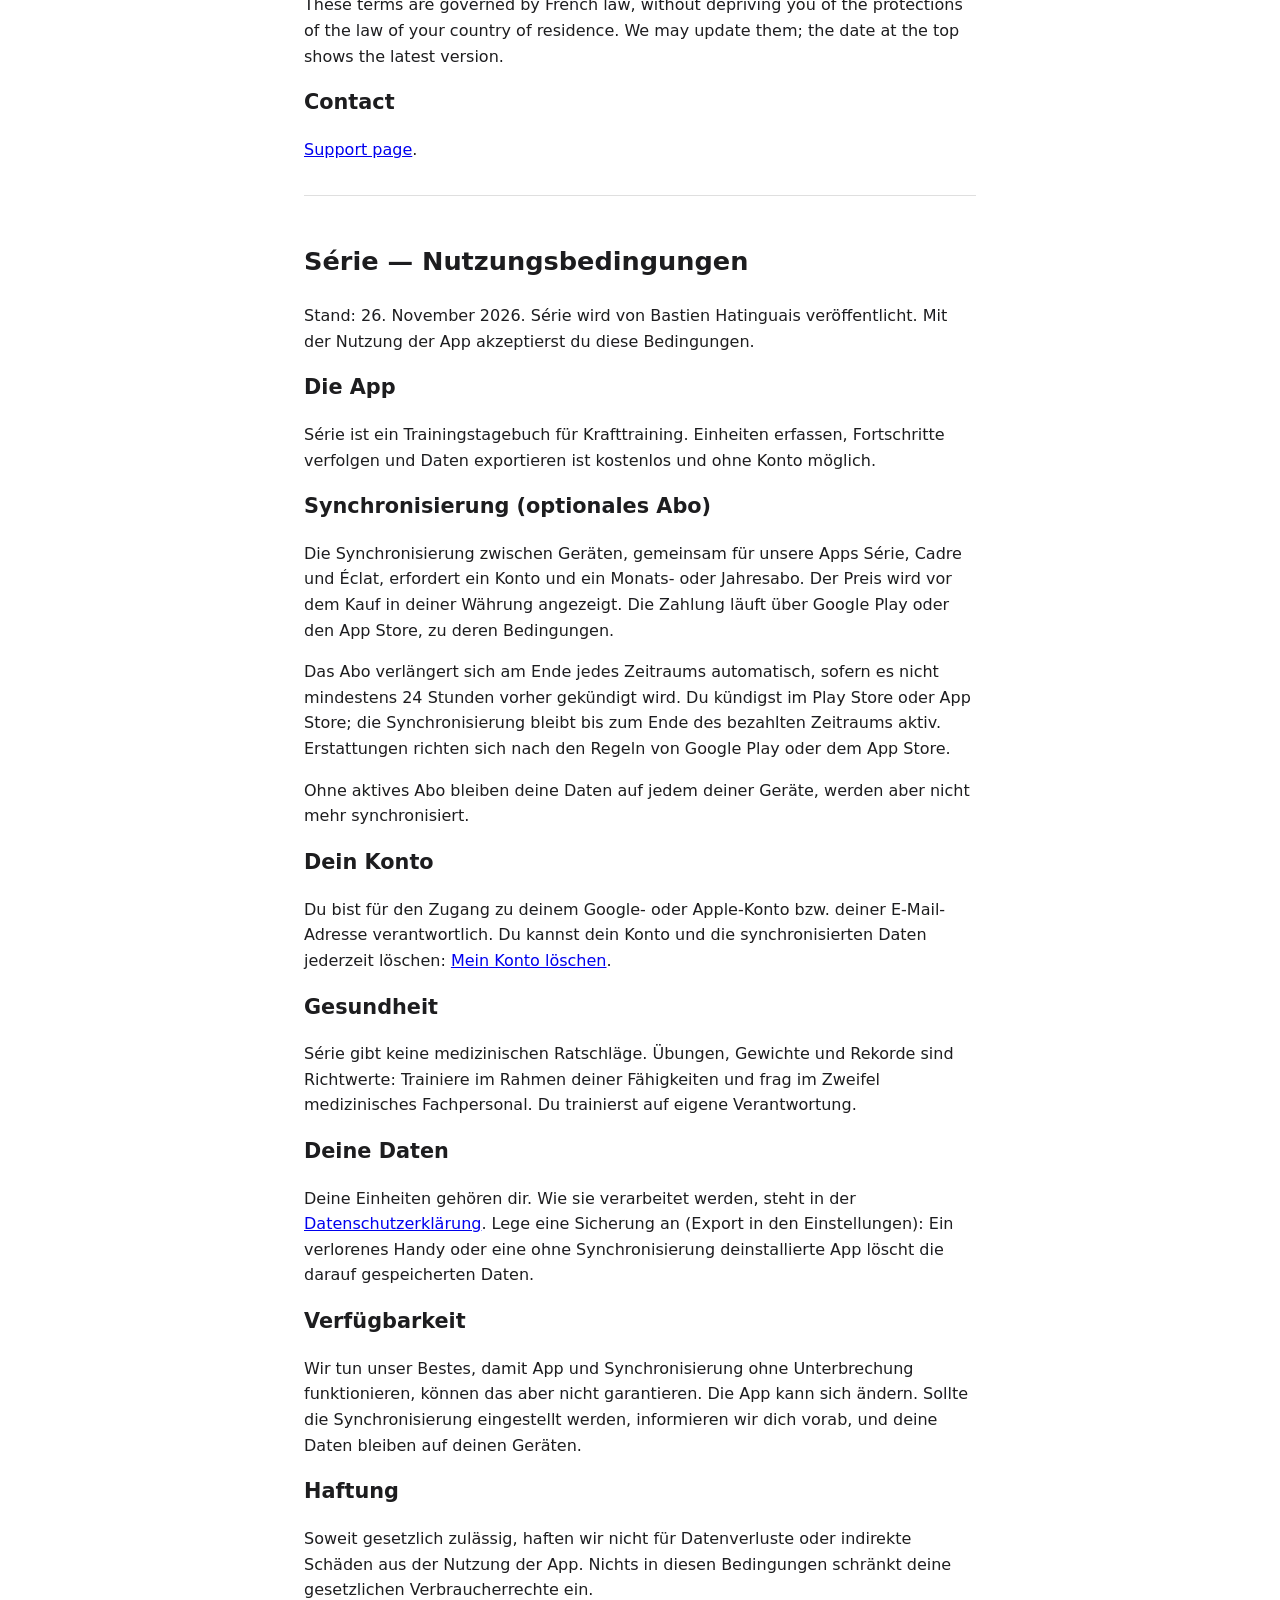
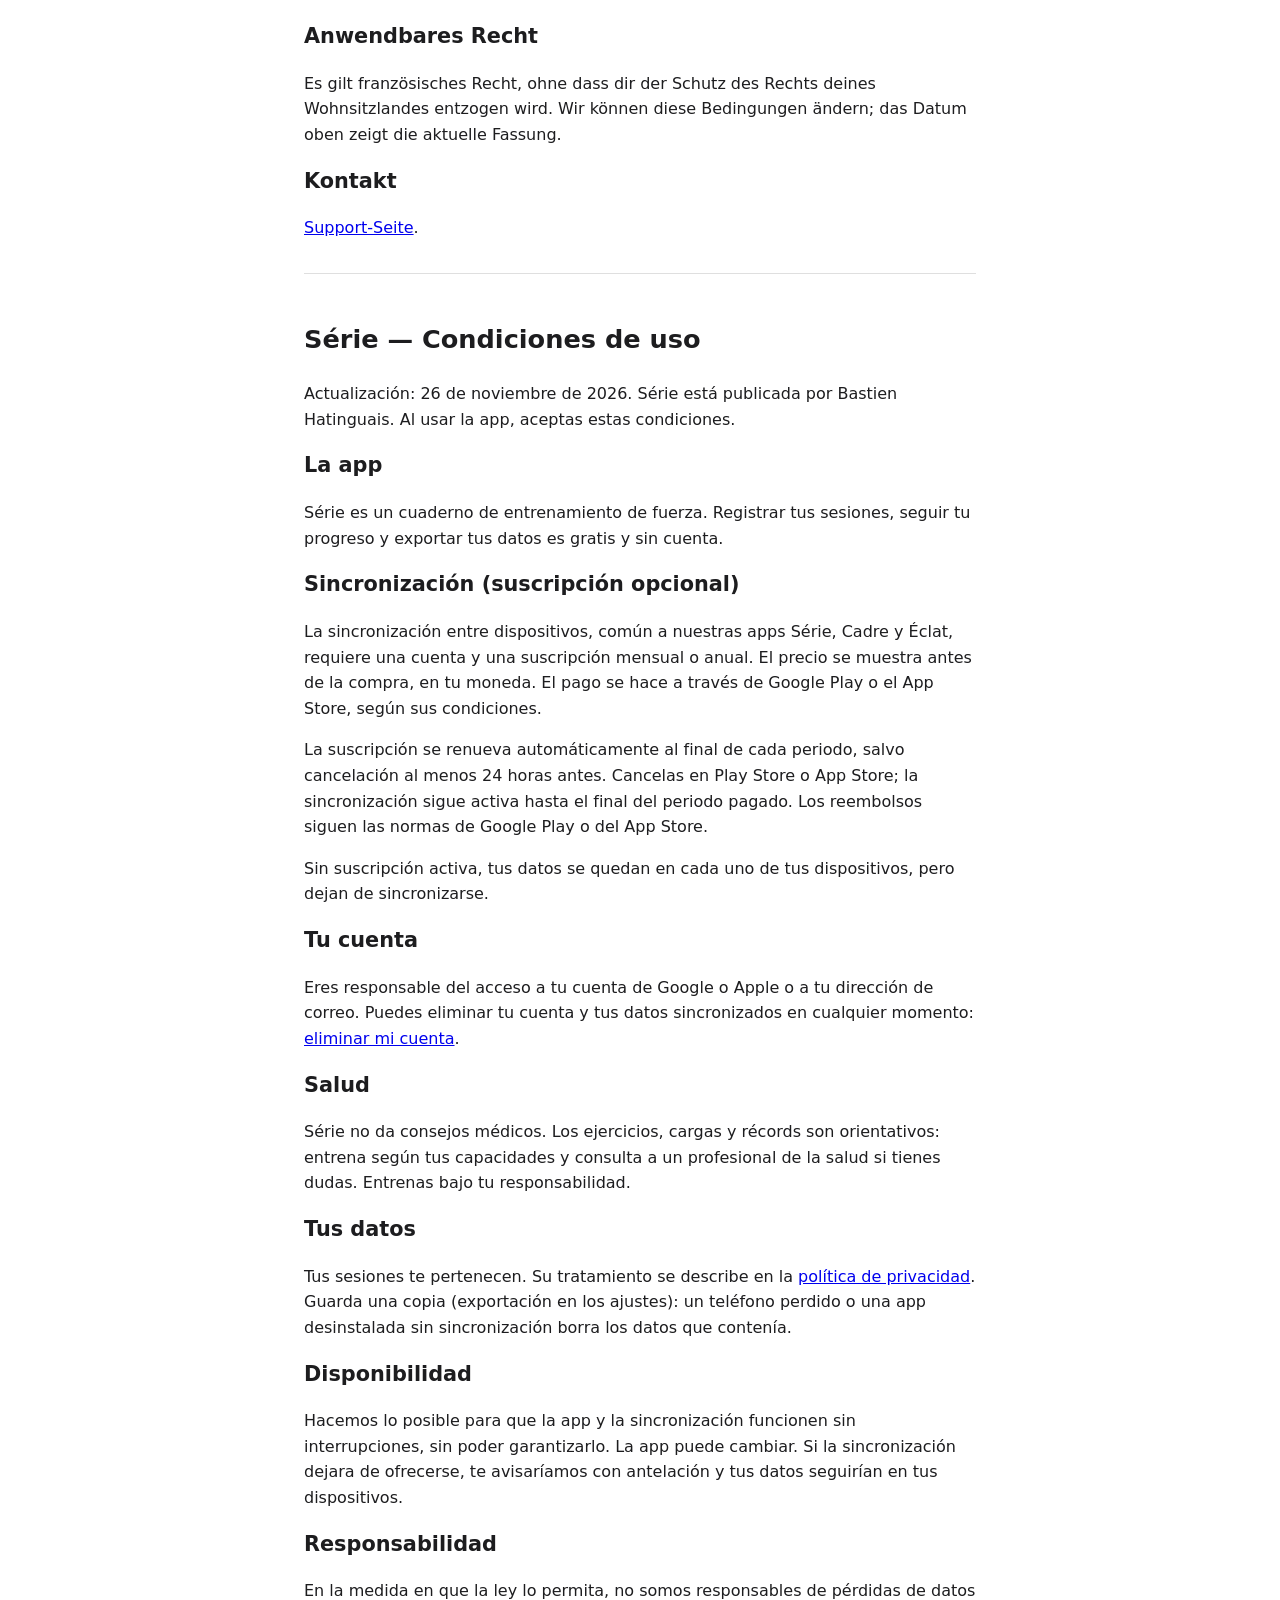
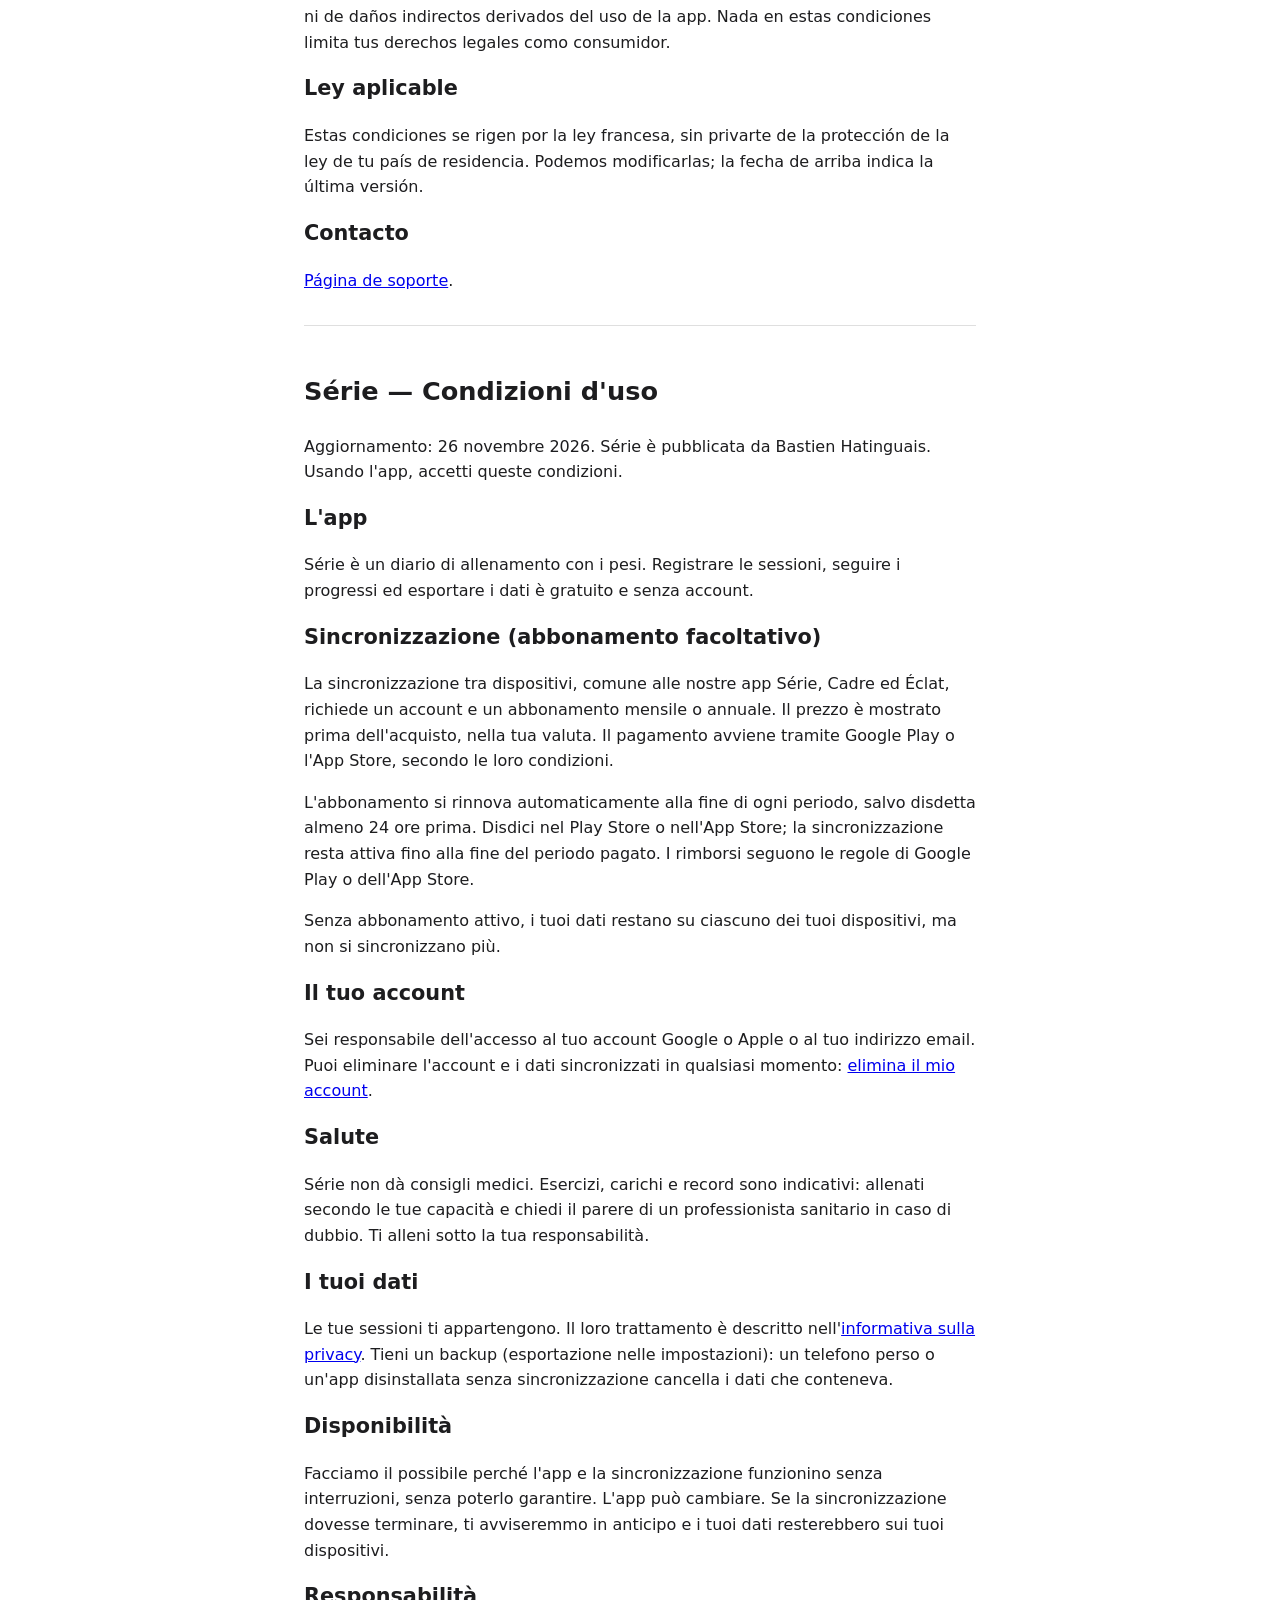
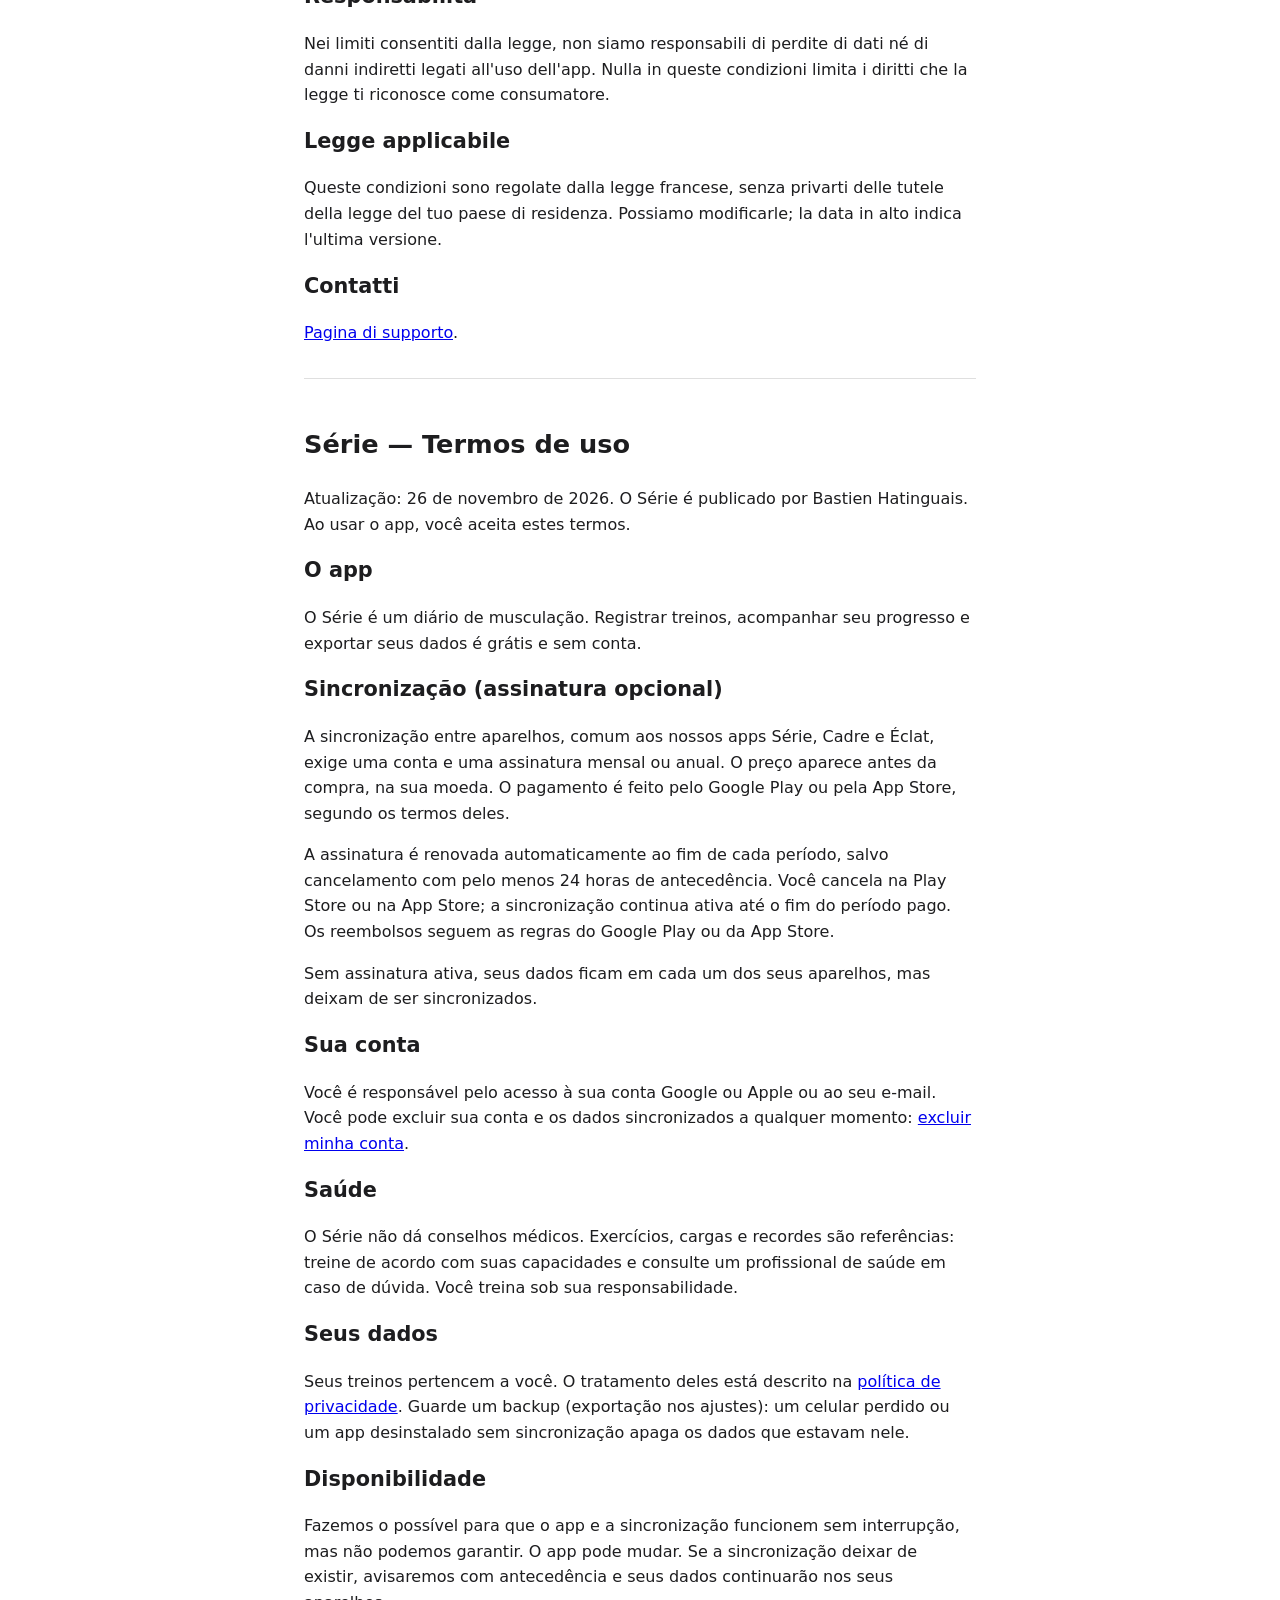
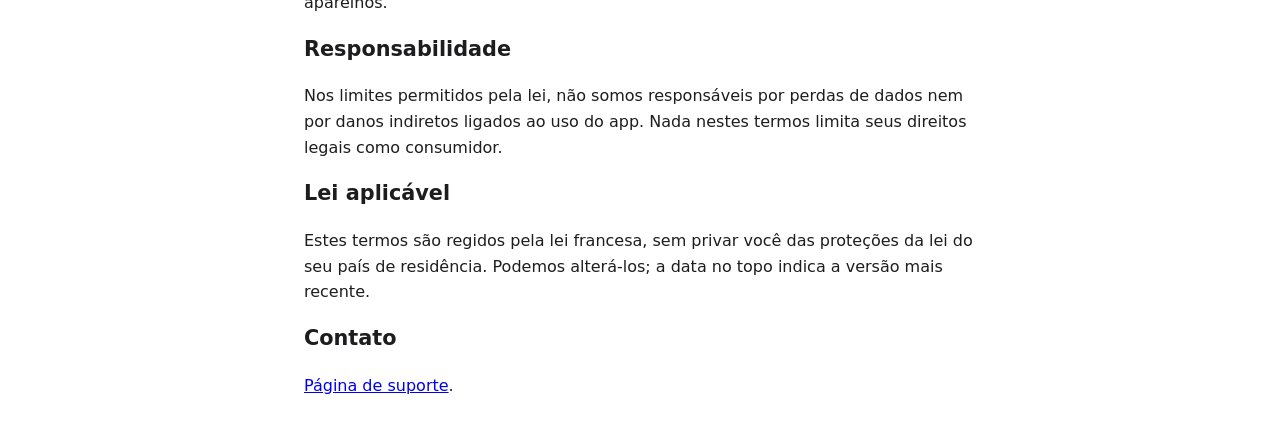
<file: serie/terms.html>
<!doctype html>
<html lang="fr">
<head><meta charset="utf-8"><meta name="viewport" content="width=device-width,initial-scale=1">
<title>Série — Conditions d'utilisation / Terms of Service</title><link rel="stylesheet" href="../style.css"></head>
<body>
<nav><a href="#fr">Français</a><a href="#en">English</a><a href="#de">Deutsch</a><a href="#es">Español</a><a href="#it">Italiano</a><a href="#pt">Português</a></nav>

<section id="fr" lang="fr">
<h1>Série — Conditions d'utilisation</h1>
<p>Mise à jour : 26 novembre 2026. Série est publiée par Bastien Hatinguais. En utilisant l'app, vous acceptez ces conditions.</p>
<h2>L'app</h2>
<p>Série est un carnet de musculation. Noter vos séances, suivre vos progrès et exporter vos données est gratuit, sans compte.</p>
<h2>Synchronisation (abonnement facultatif)</h2>
<p>La synchronisation entre appareils, commune à nos apps Série, Cadre et Éclat, demande un compte et un abonnement mensuel ou annuel. Le prix est affiché avant l'achat, dans votre devise. Le paiement passe par Google Play ou l'App Store, selon leurs conditions.</p>
<p>L'abonnement se renouvelle automatiquement à la fin de chaque période, sauf résiliation au moins 24 heures avant. Vous résiliez dans le Play Store ou l'App Store ; la synchronisation reste active jusqu'à la fin de la période payée. Les remboursements suivent les règles de Google Play ou de l'App Store.</p>
<p>Sans abonnement actif, vos données restent sur chacun de vos appareils, mais ne se synchronisent plus.</p>
<h2>Votre compte</h2>
<p>Vous êtes responsable de l'accès à votre compte Google, Apple ou à votre adresse e-mail. Vous pouvez supprimer votre compte et vos données synchronisées à tout moment : <a href="delete-account.html#fr">supprimer mon compte</a>.</p>
<h2>Santé</h2>
<p>Série ne donne pas de conseil médical. Les exercices, charges et records indiqués sont des repères : entraînez-vous selon vos capacités et demandez l'avis d'un professionnel de santé en cas de doute. Vous pratiquez sous votre responsabilité.</p>
<h2>Vos données</h2>
<p>Vos séances vous appartiennent. Leur traitement est décrit dans la <a href="privacy.html#fr">politique de confidentialité</a>. Gardez une sauvegarde (export dans les réglages) : un téléphone perdu ou une app désinstallée sans synchronisation efface les données qui s'y trouvaient.</p>
<h2>Disponibilité</h2>
<p>Nous faisons notre possible pour que l'app et la synchronisation fonctionnent sans interruption, sans pouvoir le garantir. L'app peut évoluer. Si la synchronisation devait s'arrêter, nous vous préviendrions à l'avance et vos données resteraient sur vos appareils.</p>
<h2>Responsabilité</h2>
<p>Dans les limites permises par la loi, nous ne sommes pas responsables des pertes de données ni des dommages indirects liés à l'utilisation de l'app. Rien dans ces conditions ne limite les droits que vous donne la loi en tant que consommateur.</p>
<h2>Droit applicable</h2>
<p>Ces conditions sont soumises au droit français, sans vous priver des protections du droit de votre pays de résidence. Nous pouvons les modifier ; la date en haut de page indique la dernière version.</p>
<h2>Contact</h2>
<p><a href="support.html#fr">Page de support</a>.</p>
</section>

<section id="en" lang="en">
<h1>Série — Terms of Service</h1>
<p>Updated: November 26, 2026. Série is published by Bastien Hatinguais. By using the app, you accept these terms.</p>
<h2>The app</h2>
<p>Série is a strength training log. Logging workouts, tracking progress and exporting your data is free, with no account.</p>
<h2>Sync (optional subscription)</h2>
<p>Sync across devices, shared by our apps Série, Cadre and Éclat, requires an account and a monthly or yearly subscription. The price is shown before purchase, in your currency. Payment goes through Google Play or the App Store, under their terms.</p>
<p>The subscription renews automatically at the end of each period unless cancelled at least 24 hours before. You cancel in the Play Store or the App Store; sync stays active until the end of the paid period. Refunds follow Google Play or App Store rules.</p>
<p>Without an active subscription, your data stays on each of your devices but no longer syncs.</p>
<h2>Your account</h2>
<p>You are responsible for access to your Google or Apple account or your email address. You can delete your account and synced data at any time: <a href="delete-account.html#en">delete my account</a>.</p>
<h2>Health</h2>
<p>Série does not give medical advice. Exercises, weights and records are guides: train within your abilities and ask a health professional if in doubt. You train at your own risk.</p>
<h2>Your data</h2>
<p>Your workouts belong to you. How they are handled is described in the <a href="privacy.html#en">privacy policy</a>. Keep a backup (export in the settings): a lost phone or an app uninstalled without sync erases the data it held.</p>
<h2>Availability</h2>
<p>We do our best to keep the app and sync running without interruption, but cannot guarantee it. The app may change. If sync were to end, we would tell you in advance and your data would stay on your devices.</p>
<h2>Liability</h2>
<p>To the extent permitted by law, we are not liable for data loss or indirect damage arising from use of the app. Nothing in these terms limits your statutory rights as a consumer.</p>
<h2>Governing law</h2>
<p>These terms are governed by French law, without depriving you of the protections of the law of your country of residence. We may update them; the date at the top shows the latest version.</p>
<h2>Contact</h2>
<p><a href="support.html#en">Support page</a>.</p>
</section>

<section id="de" lang="de">
<h1>Série — Nutzungsbedingungen</h1>
<p>Stand: 26. November 2026. Série wird von Bastien Hatinguais veröffentlicht. Mit der Nutzung der App akzeptierst du diese Bedingungen.</p>
<h2>Die App</h2>
<p>Série ist ein Trainingstagebuch für Krafttraining. Einheiten erfassen, Fortschritte verfolgen und Daten exportieren ist kostenlos und ohne Konto möglich.</p>
<h2>Synchronisierung (optionales Abo)</h2>
<p>Die Synchronisierung zwischen Geräten, gemeinsam für unsere Apps Série, Cadre und Éclat, erfordert ein Konto und ein Monats- oder Jahresabo. Der Preis wird vor dem Kauf in deiner Währung angezeigt. Die Zahlung läuft über Google Play oder den App Store, zu deren Bedingungen.</p>
<p>Das Abo verlängert sich am Ende jedes Zeitraums automatisch, sofern es nicht mindestens 24 Stunden vorher gekündigt wird. Du kündigst im Play Store oder App Store; die Synchronisierung bleibt bis zum Ende des bezahlten Zeitraums aktiv. Erstattungen richten sich nach den Regeln von Google Play oder dem App Store.</p>
<p>Ohne aktives Abo bleiben deine Daten auf jedem deiner Geräte, werden aber nicht mehr synchronisiert.</p>
<h2>Dein Konto</h2>
<p>Du bist für den Zugang zu deinem Google- oder Apple-Konto bzw. deiner E-Mail-Adresse verantwortlich. Du kannst dein Konto und die synchronisierten Daten jederzeit löschen: <a href="delete-account.html#de">Mein Konto löschen</a>.</p>
<h2>Gesundheit</h2>
<p>Série gibt keine medizinischen Ratschläge. Übungen, Gewichte und Rekorde sind Richtwerte: Trainiere im Rahmen deiner Fähigkeiten und frag im Zweifel medizinisches Fachpersonal. Du trainierst auf eigene Verantwortung.</p>
<h2>Deine Daten</h2>
<p>Deine Einheiten gehören dir. Wie sie verarbeitet werden, steht in der <a href="privacy.html#de">Datenschutzerklärung</a>. Lege eine Sicherung an (Export in den Einstellungen): Ein verlorenes Handy oder eine ohne Synchronisierung deinstallierte App löscht die darauf gespeicherten Daten.</p>
<h2>Verfügbarkeit</h2>
<p>Wir tun unser Bestes, damit App und Synchronisierung ohne Unterbrechung funktionieren, können das aber nicht garantieren. Die App kann sich ändern. Sollte die Synchronisierung eingestellt werden, informieren wir dich vorab, und deine Daten bleiben auf deinen Geräten.</p>
<h2>Haftung</h2>
<p>Soweit gesetzlich zulässig, haften wir nicht für Datenverluste oder indirekte Schäden aus der Nutzung der App. Nichts in diesen Bedingungen schränkt deine gesetzlichen Verbraucherrechte ein.</p>
<h2>Anwendbares Recht</h2>
<p>Es gilt französisches Recht, ohne dass dir der Schutz des Rechts deines Wohnsitzlandes entzogen wird. Wir können diese Bedingungen ändern; das Datum oben zeigt die aktuelle Fassung.</p>
<h2>Kontakt</h2>
<p><a href="support.html#de">Support-Seite</a>.</p>
</section>

<section id="es" lang="es">
<h1>Série — Condiciones de uso</h1>
<p>Actualización: 26 de noviembre de 2026. Série está publicada por Bastien Hatinguais. Al usar la app, aceptas estas condiciones.</p>
<h2>La app</h2>
<p>Série es un cuaderno de entrenamiento de fuerza. Registrar tus sesiones, seguir tu progreso y exportar tus datos es gratis y sin cuenta.</p>
<h2>Sincronización (suscripción opcional)</h2>
<p>La sincronización entre dispositivos, común a nuestras apps Série, Cadre y Éclat, requiere una cuenta y una suscripción mensual o anual. El precio se muestra antes de la compra, en tu moneda. El pago se hace a través de Google Play o el App Store, según sus condiciones.</p>
<p>La suscripción se renueva automáticamente al final de cada periodo, salvo cancelación al menos 24 horas antes. Cancelas en Play Store o App Store; la sincronización sigue activa hasta el final del periodo pagado. Los reembolsos siguen las normas de Google Play o del App Store.</p>
<p>Sin suscripción activa, tus datos se quedan en cada uno de tus dispositivos, pero dejan de sincronizarse.</p>
<h2>Tu cuenta</h2>
<p>Eres responsable del acceso a tu cuenta de Google o Apple o a tu dirección de correo. Puedes eliminar tu cuenta y tus datos sincronizados en cualquier momento: <a href="delete-account.html#es">eliminar mi cuenta</a>.</p>
<h2>Salud</h2>
<p>Série no da consejos médicos. Los ejercicios, cargas y récords son orientativos: entrena según tus capacidades y consulta a un profesional de la salud si tienes dudas. Entrenas bajo tu responsabilidad.</p>
<h2>Tus datos</h2>
<p>Tus sesiones te pertenecen. Su tratamiento se describe en la <a href="privacy.html#es">política de privacidad</a>. Guarda una copia (exportación en los ajustes): un teléfono perdido o una app desinstalada sin sincronización borra los datos que contenía.</p>
<h2>Disponibilidad</h2>
<p>Hacemos lo posible para que la app y la sincronización funcionen sin interrupciones, sin poder garantizarlo. La app puede cambiar. Si la sincronización dejara de ofrecerse, te avisaríamos con antelación y tus datos seguirían en tus dispositivos.</p>
<h2>Responsabilidad</h2>
<p>En la medida en que la ley lo permita, no somos responsables de pérdidas de datos ni de daños indirectos derivados del uso de la app. Nada en estas condiciones limita tus derechos legales como consumidor.</p>
<h2>Ley aplicable</h2>
<p>Estas condiciones se rigen por la ley francesa, sin privarte de la protección de la ley de tu país de residencia. Podemos modificarlas; la fecha de arriba indica la última versión.</p>
<h2>Contacto</h2>
<p><a href="support.html#es">Página de soporte</a>.</p>
</section>

<section id="it" lang="it">
<h1>Série — Condizioni d'uso</h1>
<p>Aggiornamento: 26 novembre 2026. Série è pubblicata da Bastien Hatinguais. Usando l'app, accetti queste condizioni.</p>
<h2>L'app</h2>
<p>Série è un diario di allenamento con i pesi. Registrare le sessioni, seguire i progressi ed esportare i dati è gratuito e senza account.</p>
<h2>Sincronizzazione (abbonamento facoltativo)</h2>
<p>La sincronizzazione tra dispositivi, comune alle nostre app Série, Cadre ed Éclat, richiede un account e un abbonamento mensile o annuale. Il prezzo è mostrato prima dell'acquisto, nella tua valuta. Il pagamento avviene tramite Google Play o l'App Store, secondo le loro condizioni.</p>
<p>L'abbonamento si rinnova automaticamente alla fine di ogni periodo, salvo disdetta almeno 24 ore prima. Disdici nel Play Store o nell'App Store; la sincronizzazione resta attiva fino alla fine del periodo pagato. I rimborsi seguono le regole di Google Play o dell'App Store.</p>
<p>Senza abbonamento attivo, i tuoi dati restano su ciascuno dei tuoi dispositivi, ma non si sincronizzano più.</p>
<h2>Il tuo account</h2>
<p>Sei responsabile dell'accesso al tuo account Google o Apple o al tuo indirizzo email. Puoi eliminare l'account e i dati sincronizzati in qualsiasi momento: <a href="delete-account.html#it">elimina il mio account</a>.</p>
<h2>Salute</h2>
<p>Série non dà consigli medici. Esercizi, carichi e record sono indicativi: allenati secondo le tue capacità e chiedi il parere di un professionista sanitario in caso di dubbio. Ti alleni sotto la tua responsabilità.</p>
<h2>I tuoi dati</h2>
<p>Le tue sessioni ti appartengono. Il loro trattamento è descritto nell'<a href="privacy.html#it">informativa sulla privacy</a>. Tieni un backup (esportazione nelle impostazioni): un telefono perso o un'app disinstallata senza sincronizzazione cancella i dati che conteneva.</p>
<h2>Disponibilità</h2>
<p>Facciamo il possibile perché l'app e la sincronizzazione funzionino senza interruzioni, senza poterlo garantire. L'app può cambiare. Se la sincronizzazione dovesse terminare, ti avviseremmo in anticipo e i tuoi dati resterebbero sui tuoi dispositivi.</p>
<h2>Responsabilità</h2>
<p>Nei limiti consentiti dalla legge, non siamo responsabili di perdite di dati né di danni indiretti legati all'uso dell'app. Nulla in queste condizioni limita i diritti che la legge ti riconosce come consumatore.</p>
<h2>Legge applicabile</h2>
<p>Queste condizioni sono regolate dalla legge francese, senza privarti delle tutele della legge del tuo paese di residenza. Possiamo modificarle; la data in alto indica l'ultima versione.</p>
<h2>Contatti</h2>
<p><a href="support.html#it">Pagina di supporto</a>.</p>
</section>

<section id="pt" lang="pt">
<h1>Série — Termos de uso</h1>
<p>Atualização: 26 de novembro de 2026. O Série é publicado por Bastien Hatinguais. Ao usar o app, você aceita estes termos.</p>
<h2>O app</h2>
<p>O Série é um diário de musculação. Registrar treinos, acompanhar seu progresso e exportar seus dados é grátis e sem conta.</p>
<h2>Sincronização (assinatura opcional)</h2>
<p>A sincronização entre aparelhos, comum aos nossos apps Série, Cadre e Éclat, exige uma conta e uma assinatura mensal ou anual. O preço aparece antes da compra, na sua moeda. O pagamento é feito pelo Google Play ou pela App Store, segundo os termos deles.</p>
<p>A assinatura é renovada automaticamente ao fim de cada período, salvo cancelamento com pelo menos 24 horas de antecedência. Você cancela na Play Store ou na App Store; a sincronização continua ativa até o fim do período pago. Os reembolsos seguem as regras do Google Play ou da App Store.</p>
<p>Sem assinatura ativa, seus dados ficam em cada um dos seus aparelhos, mas deixam de ser sincronizados.</p>
<h2>Sua conta</h2>
<p>Você é responsável pelo acesso à sua conta Google ou Apple ou ao seu e-mail. Você pode excluir sua conta e os dados sincronizados a qualquer momento: <a href="delete-account.html#pt">excluir minha conta</a>.</p>
<h2>Saúde</h2>
<p>O Série não dá conselhos médicos. Exercícios, cargas e recordes são referências: treine de acordo com suas capacidades e consulte um profissional de saúde em caso de dúvida. Você treina sob sua responsabilidade.</p>
<h2>Seus dados</h2>
<p>Seus treinos pertencem a você. O tratamento deles está descrito na <a href="privacy.html#pt">política de privacidade</a>. Guarde um backup (exportação nos ajustes): um celular perdido ou um app desinstalado sem sincronização apaga os dados que estavam nele.</p>
<h2>Disponibilidade</h2>
<p>Fazemos o possível para que o app e a sincronização funcionem sem interrupção, mas não podemos garantir. O app pode mudar. Se a sincronização deixar de existir, avisaremos com antecedência e seus dados continuarão nos seus aparelhos.</p>
<h2>Responsabilidade</h2>
<p>Nos limites permitidos pela lei, não somos responsáveis por perdas de dados nem por danos indiretos ligados ao uso do app. Nada nestes termos limita seus direitos legais como consumidor.</p>
<h2>Lei aplicável</h2>
<p>Estes termos são regidos pela lei francesa, sem privar você das proteções da lei do seu país de residência. Podemos alterá-los; a data no topo indica a versão mais recente.</p>
<h2>Contato</h2>
<p><a href="support.html#pt">Página de suporte</a>.</p>
</section>
</body>
</html>
</file>
<file: style.css>
body{font:16px/1.6 system-ui,-apple-system,"Segoe UI",Roboto,sans-serif;max-width:42rem;margin:0 auto;padding:2rem 1.25rem;color:#1d1d1f;background:#fff}
@media (prefers-color-scheme:dark){body{color:#eee;background:#111}a{color:#8ab4ff}}
nav{display:flex;flex-wrap:wrap;gap:.75rem;margin-bottom:2rem}
section{border-top:1px solid #8884;padding-top:1.5rem;margin-top:2rem}
h1{font-size:1.6rem}h2{font-size:1.3rem}h3{font-size:1.05rem}
</file>
